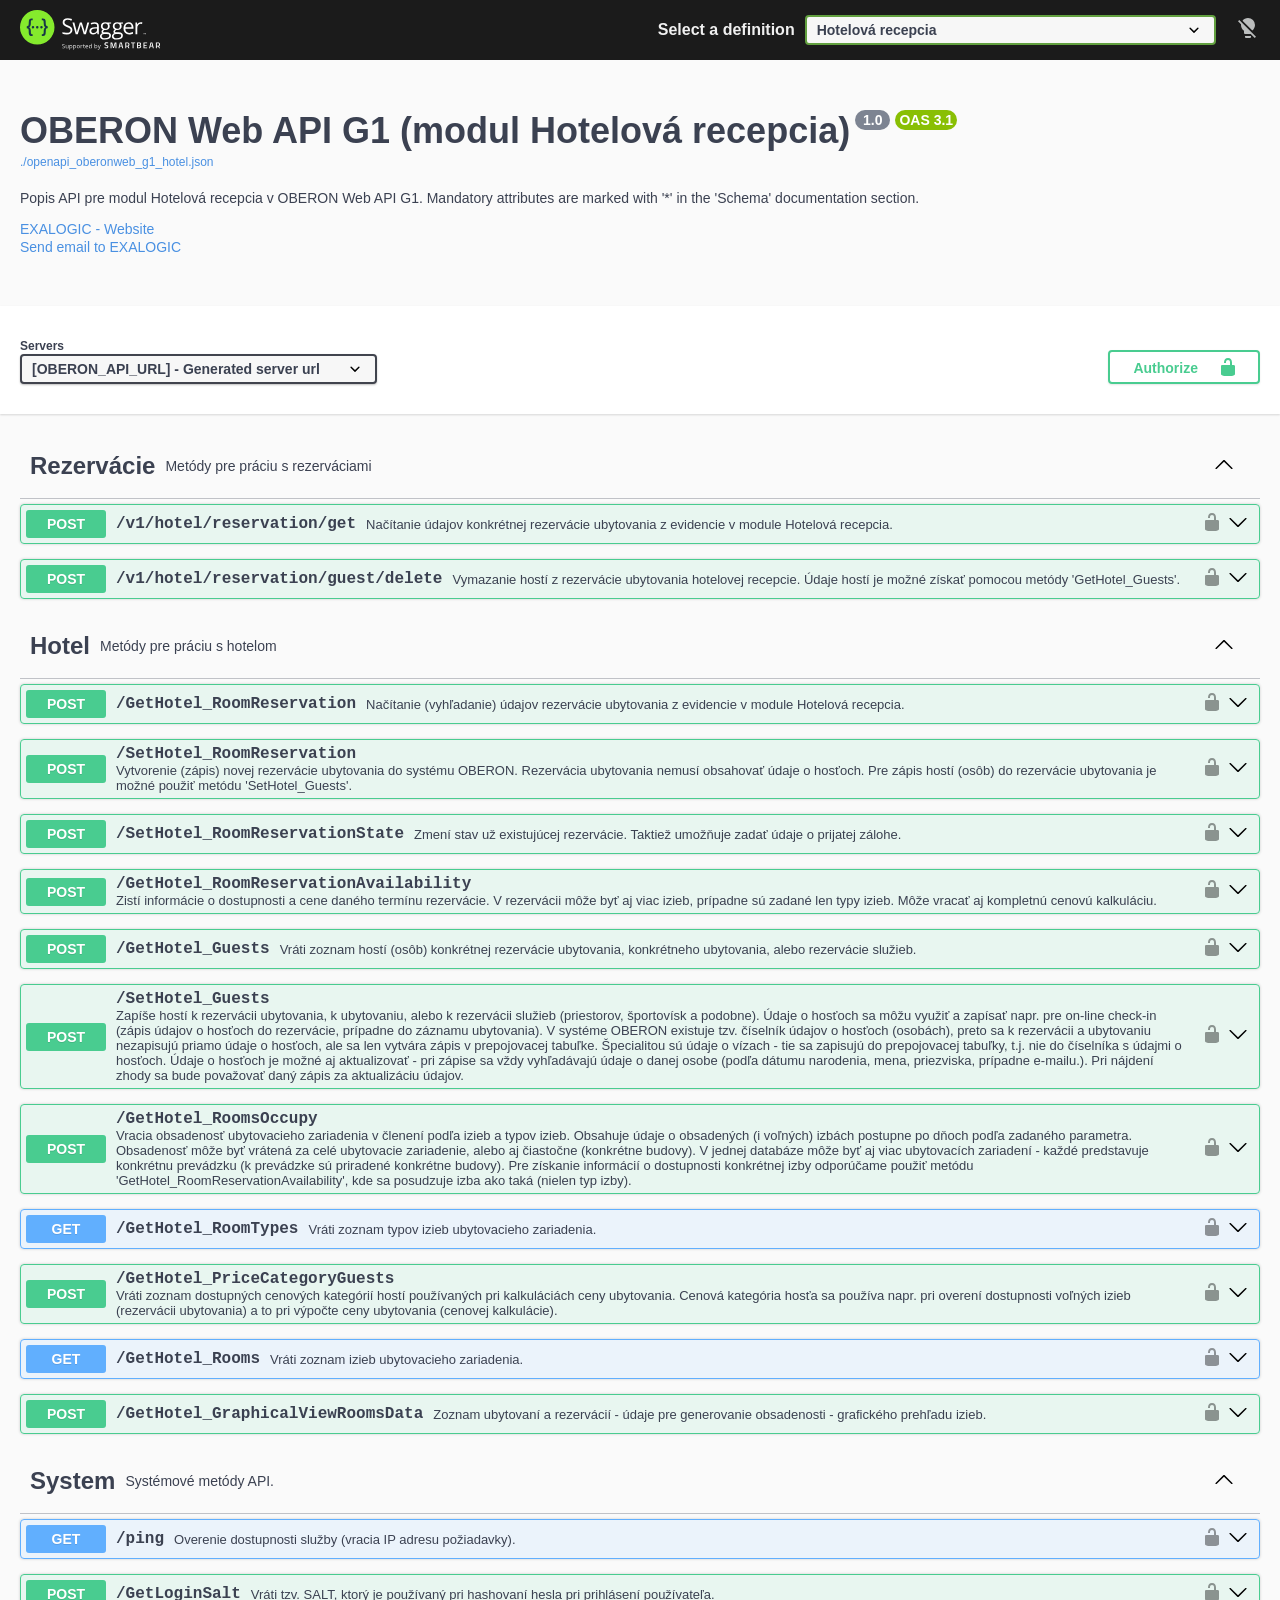
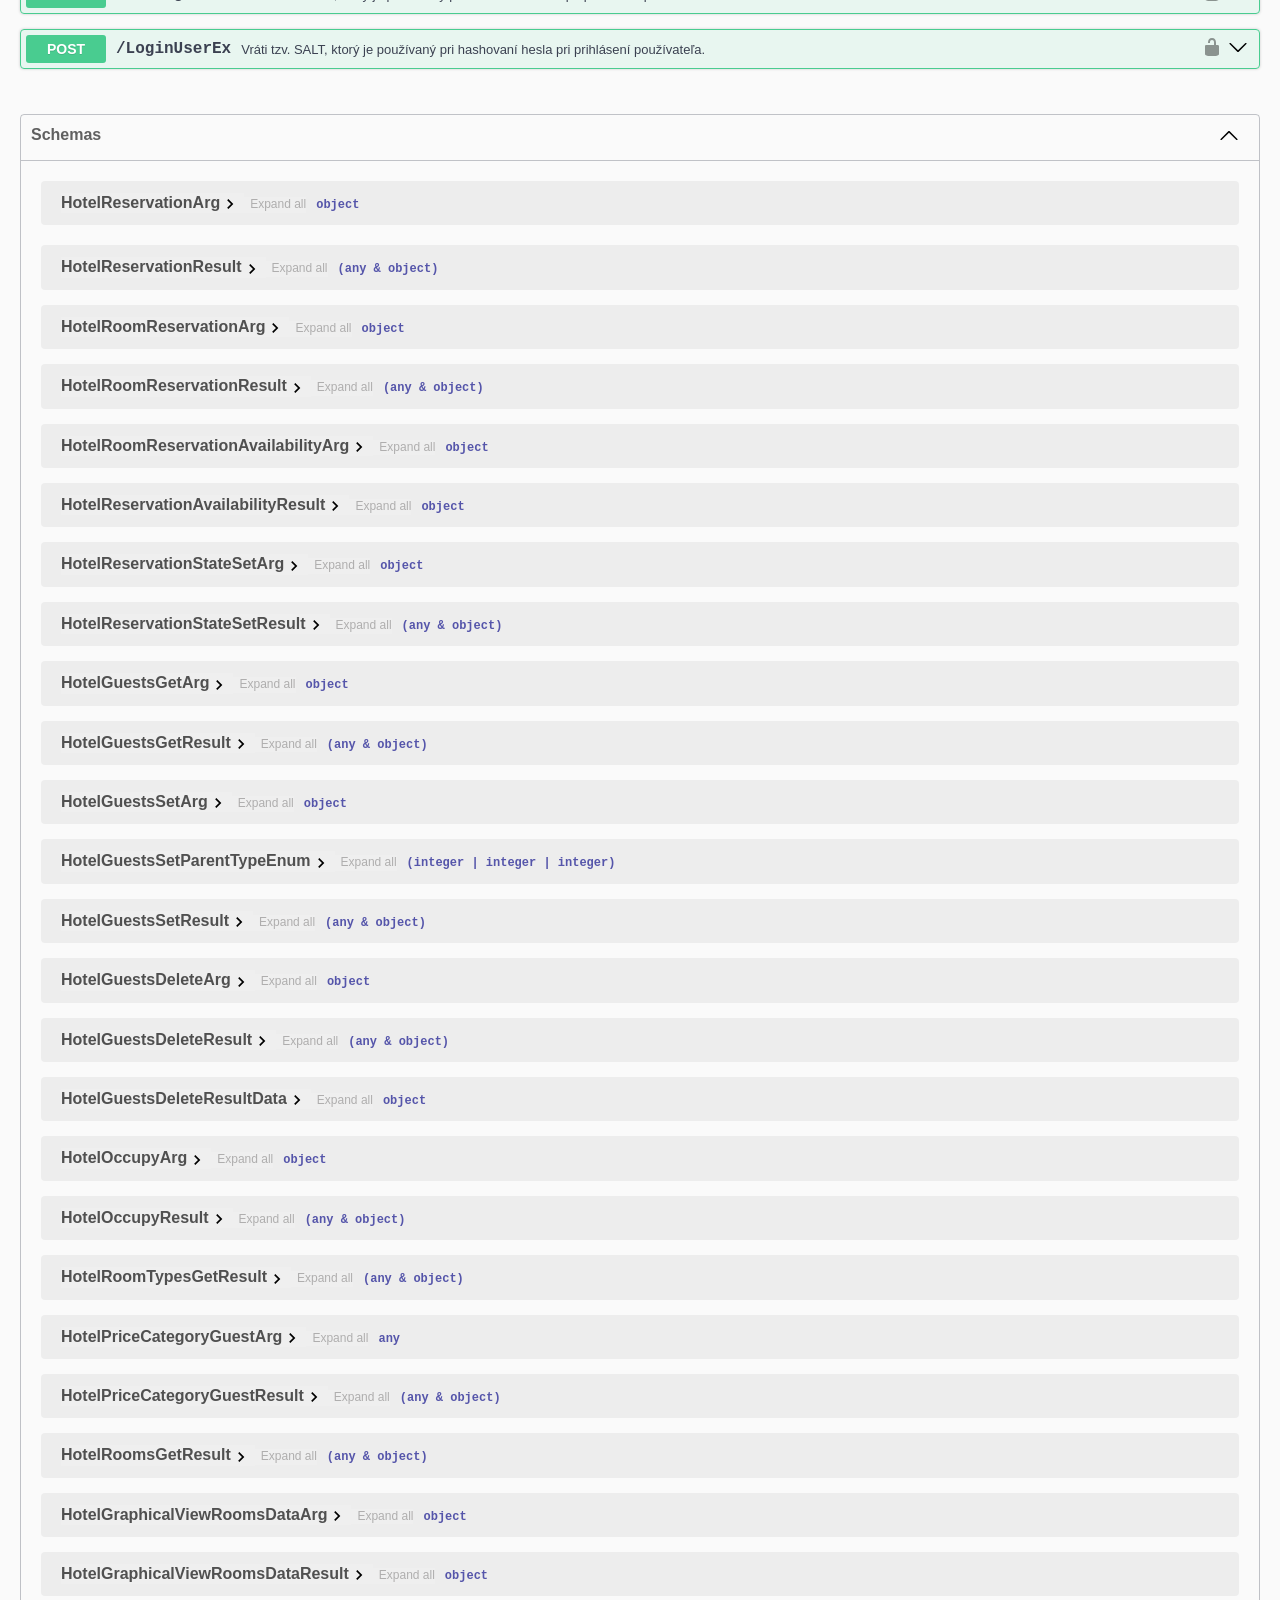
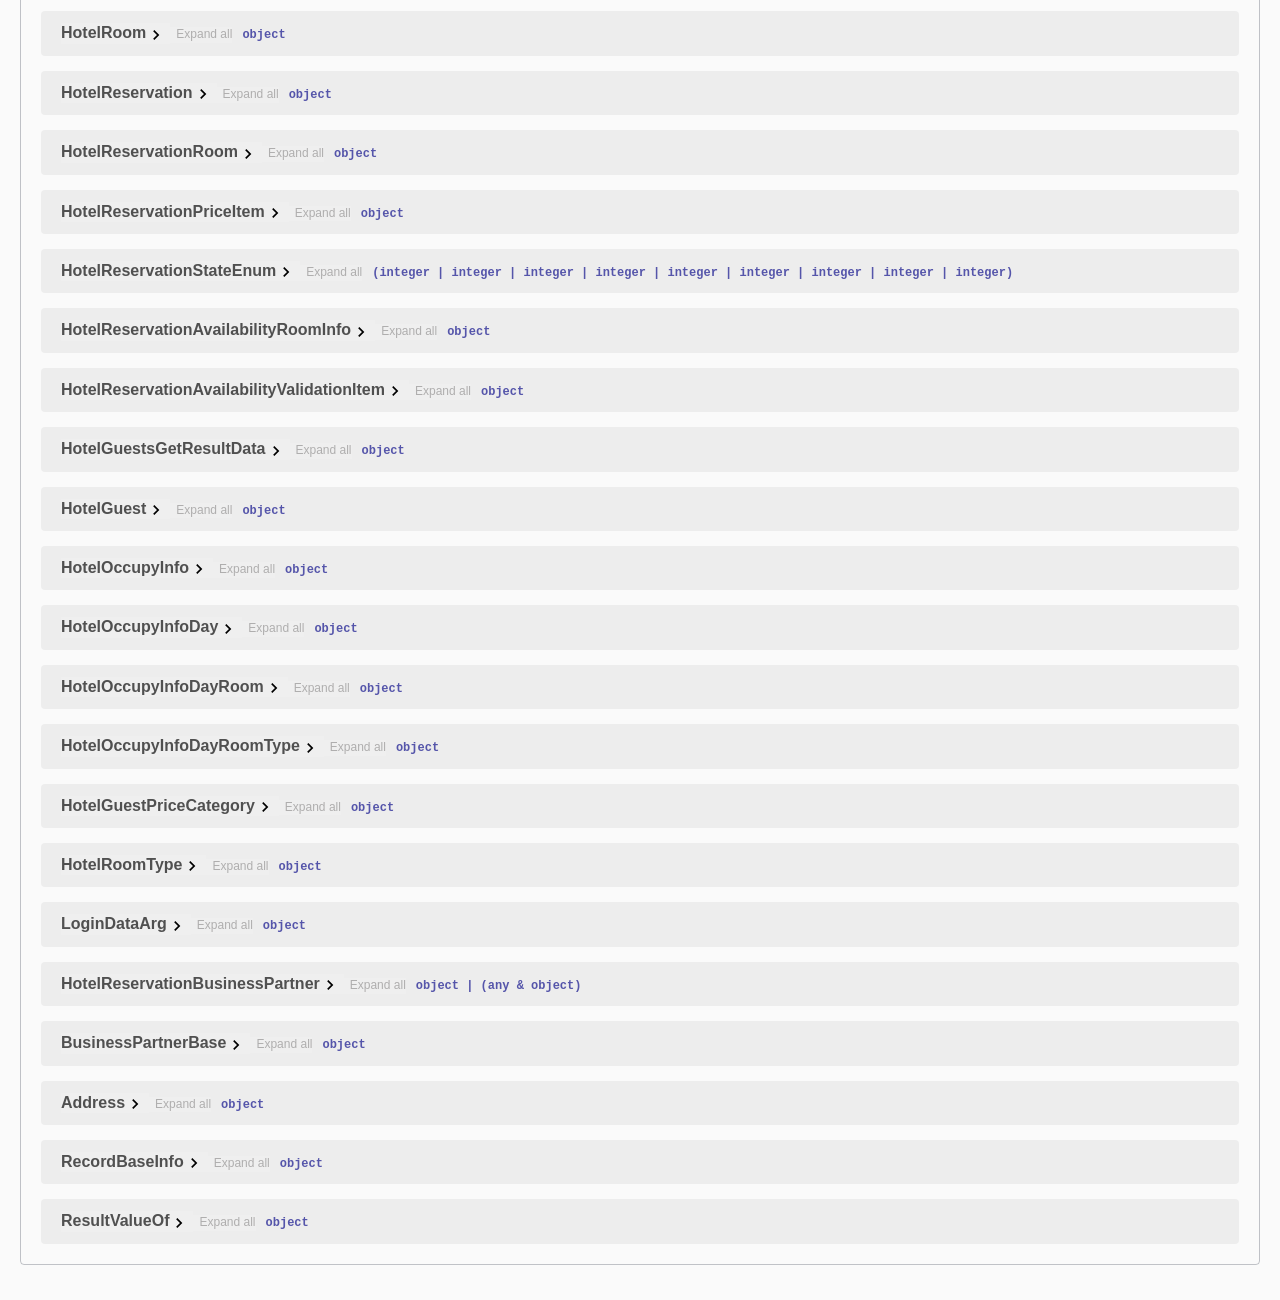
<file: index.html>
<!DOCTYPE html>
<html lang="en">
  <head>
    <meta charset="UTF-8">
    <title> OBERON Web - Swagger documentation </title>
    <link rel="stylesheet" type="text/css" href="./swagger-ui/swagger-ui.css" />
    <link rel="stylesheet" type="text/css" href="./swagger-ui/index.css" />
    <link rel="icon" type="image/png" href="./swagger-ui/favicon-32x32.png" sizes="32x32" />
    <link rel="icon" type="image/png" href="./swagger-ui/favicon-16x16.png" sizes="16x16" />
  </head>

  <body>
    <div id="swagger-ui"></div>
    <script src="./swagger-ui/swagger-ui-bundle.js" charset="UTF-8"> </script>
    <script src="./swagger-ui/swagger-ui-standalone-preset.js" charset="UTF-8"> </script>
    <script src="./plugins/js-sha-1.js" charset="UTF-8"> </script>
    <script src="./plugins/js-oberonweb-module.js" charset="UTF-8"> </script>
    <script src="./swagger-initializer.js" charset="UTF-8"> </script>
  </body>
</html>
</file>
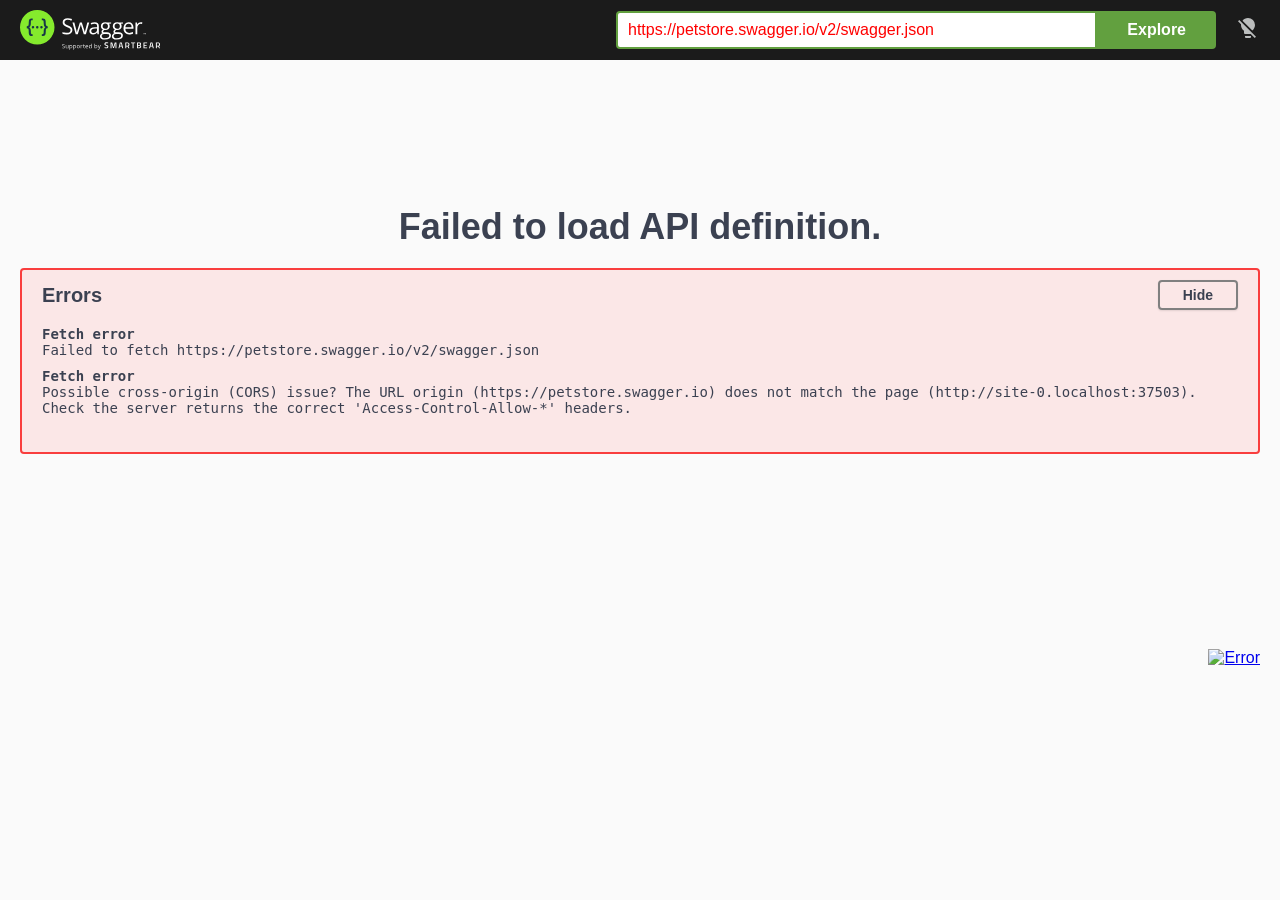
<file: swagger-ui/index.html>
<!-- HTML for static distribution bundle build -->
<!DOCTYPE html>
<html lang="en">
  <head>
    <meta charset="UTF-8">
    <title>Swagger UI</title>
    <link rel="stylesheet" type="text/css" href="./swagger-ui.css" />
    <link rel="stylesheet" type="text/css" href="index.css" />
    <link rel="icon" type="image/png" href="./favicon-32x32.png" sizes="32x32" />
    <link rel="icon" type="image/png" href="./favicon-16x16.png" sizes="16x16" />
  </head>

  <body>
    <div id="swagger-ui"></div>
    <script src="./swagger-ui-bundle.js" charset="UTF-8"> </script>
    <script src="./swagger-ui-standalone-preset.js" charset="UTF-8"> </script>
    <script src="./swagger-initializer.js" charset="UTF-8"> </script>
  </body>
</html>
</file>
<file: swagger-ui/swagger-ui.css>
.swagger-ui{color:#3b4151;font-family:sans-serif}.swagger-ui html{line-height:1.15;-ms-text-size-adjust:100%;-webkit-text-size-adjust:100%}.swagger-ui body{margin:0}.swagger-ui article,.swagger-ui aside,.swagger-ui footer,.swagger-ui header,.swagger-ui nav,.swagger-ui section{display:block}.swagger-ui h1{font-size:2em;margin:.67em 0}.swagger-ui figcaption,.swagger-ui figure,.swagger-ui main{display:block}.swagger-ui figure{margin:1em 40px}.swagger-ui hr{box-sizing:content-box;height:0;overflow:visible}.swagger-ui pre{font-family:monospace,monospace;font-size:1em}.swagger-ui a{background-color:transparent;-webkit-text-decoration-skip:objects}.swagger-ui abbr[title]{border-bottom:none;text-decoration:underline;-webkit-text-decoration:underline dotted;text-decoration:underline dotted}.swagger-ui b,.swagger-ui strong{font-weight:inherit;font-weight:bolder}.swagger-ui code,.swagger-ui kbd,.swagger-ui samp{font-family:monospace,monospace;font-size:1em}.swagger-ui dfn{font-style:italic}.swagger-ui mark{background-color:#ff0;color:#000}.swagger-ui small{font-size:80%}.swagger-ui sub,.swagger-ui sup{font-size:75%;line-height:0;position:relative;vertical-align:baseline}.swagger-ui sub{bottom:-.25em}.swagger-ui sup{top:-.5em}.swagger-ui audio,.swagger-ui video{display:inline-block}.swagger-ui audio:not([controls]){display:none;height:0}.swagger-ui img{border-style:none}.swagger-ui svg:not(:root){overflow:hidden}.swagger-ui button,.swagger-ui input,.swagger-ui optgroup,.swagger-ui select,.swagger-ui textarea{font-family:sans-serif;font-size:100%;line-height:1.15;margin:0}.swagger-ui button,.swagger-ui input{overflow:visible}.swagger-ui button,.swagger-ui select{text-transform:none}.swagger-ui [type=reset],.swagger-ui [type=submit],.swagger-ui button,.swagger-ui html [type=button]{-webkit-appearance:button}.swagger-ui [type=button]::-moz-focus-inner,.swagger-ui [type=reset]::-moz-focus-inner,.swagger-ui [type=submit]::-moz-focus-inner,.swagger-ui button::-moz-focus-inner{border-style:none;padding:0}.swagger-ui [type=button]:-moz-focusring,.swagger-ui [type=reset]:-moz-focusring,.swagger-ui [type=submit]:-moz-focusring,.swagger-ui button:-moz-focusring{outline:1px dotted ButtonText}.swagger-ui fieldset{padding:.35em .75em .625em}.swagger-ui legend{box-sizing:border-box;color:inherit;display:table;max-width:100%;padding:0;white-space:normal}.swagger-ui progress{display:inline-block;vertical-align:baseline}.swagger-ui textarea{overflow:auto}.swagger-ui [type=checkbox],.swagger-ui [type=radio]{box-sizing:border-box;padding:0}.swagger-ui [type=number]::-webkit-inner-spin-button,.swagger-ui [type=number]::-webkit-outer-spin-button{height:auto}.swagger-ui [type=search]{-webkit-appearance:textfield;outline-offset:-2px}.swagger-ui [type=search]::-webkit-search-cancel-button,.swagger-ui [type=search]::-webkit-search-decoration{-webkit-appearance:none}.swagger-ui ::-webkit-file-upload-button{-webkit-appearance:button;font:inherit}.swagger-ui details,.swagger-ui menu{display:block}.swagger-ui summary{display:list-item}.swagger-ui canvas{display:inline-block}.swagger-ui [hidden],.swagger-ui template{display:none}.swagger-ui .debug *{outline:1px solid gold}.swagger-ui .debug-white *{outline:1px solid #fff}.swagger-ui .debug-black *{outline:1px solid #000}.swagger-ui .debug-grid{background:transparent url([data-uri]) repeat 0 0}.swagger-ui .debug-grid-16{background:transparent url([data-uri]) repeat 0 0}.swagger-ui .debug-grid-8-solid{background:#fff url([data-uri]) repeat 0 0}.swagger-ui .debug-grid-16-solid{background:#fff url([data-uri]) repeat 0 0}.swagger-ui .border-box,.swagger-ui a,.swagger-ui article,.swagger-ui body,.swagger-ui code,.swagger-ui dd,.swagger-ui div,.swagger-ui dl,.swagger-ui dt,.swagger-ui fieldset,.swagger-ui footer,.swagger-ui form,.swagger-ui h1,.swagger-ui h2,.swagger-ui h3,.swagger-ui h4,.swagger-ui h5,.swagger-ui h6,.swagger-ui header,.swagger-ui html,.swagger-ui input[type=email],.swagger-ui input[type=number],.swagger-ui input[type=password],.swagger-ui input[type=tel],.swagger-ui input[type=text],.swagger-ui input[type=url],.swagger-ui legend,.swagger-ui li,.swagger-ui main,.swagger-ui ol,.swagger-ui p,.swagger-ui pre,.swagger-ui section,.swagger-ui table,.swagger-ui td,.swagger-ui textarea,.swagger-ui th,.swagger-ui tr,.swagger-ui ul{box-sizing:border-box}.swagger-ui .aspect-ratio{height:0;position:relative}.swagger-ui .aspect-ratio--16x9{padding-bottom:56.25%}.swagger-ui .aspect-ratio--9x16{padding-bottom:177.77%}.swagger-ui .aspect-ratio--4x3{padding-bottom:75%}.swagger-ui .aspect-ratio--3x4{padding-bottom:133.33%}.swagger-ui .aspect-ratio--6x4{padding-bottom:66.6%}.swagger-ui .aspect-ratio--4x6{padding-bottom:150%}.swagger-ui .aspect-ratio--8x5{padding-bottom:62.5%}.swagger-ui .aspect-ratio--5x8{padding-bottom:160%}.swagger-ui .aspect-ratio--7x5{padding-bottom:71.42%}.swagger-ui .aspect-ratio--5x7{padding-bottom:140%}.swagger-ui .aspect-ratio--1x1{padding-bottom:100%}.swagger-ui .aspect-ratio--object{bottom:0;height:100%;left:0;position:absolute;right:0;top:0;width:100%;z-index:100}@media screen and (min-width:30em){.swagger-ui .aspect-ratio-ns{height:0;position:relative}.swagger-ui .aspect-ratio--16x9-ns{padding-bottom:56.25%}.swagger-ui .aspect-ratio--9x16-ns{padding-bottom:177.77%}.swagger-ui .aspect-ratio--4x3-ns{padding-bottom:75%}.swagger-ui .aspect-ratio--3x4-ns{padding-bottom:133.33%}.swagger-ui .aspect-ratio--6x4-ns{padding-bottom:66.6%}.swagger-ui .aspect-ratio--4x6-ns{padding-bottom:150%}.swagger-ui .aspect-ratio--8x5-ns{padding-bottom:62.5%}.swagger-ui .aspect-ratio--5x8-ns{padding-bottom:160%}.swagger-ui .aspect-ratio--7x5-ns{padding-bottom:71.42%}.swagger-ui .aspect-ratio--5x7-ns{padding-bottom:140%}.swagger-ui .aspect-ratio--1x1-ns{padding-bottom:100%}.swagger-ui .aspect-ratio--object-ns{bottom:0;height:100%;left:0;position:absolute;right:0;top:0;width:100%;z-index:100}}@media screen and (min-width:30em)and (max-width:60em){.swagger-ui .aspect-ratio-m{height:0;position:relative}.swagger-ui .aspect-ratio--16x9-m{padding-bottom:56.25%}.swagger-ui .aspect-ratio--9x16-m{padding-bottom:177.77%}.swagger-ui .aspect-ratio--4x3-m{padding-bottom:75%}.swagger-ui .aspect-ratio--3x4-m{padding-bottom:133.33%}.swagger-ui .aspect-ratio--6x4-m{padding-bottom:66.6%}.swagger-ui .aspect-ratio--4x6-m{padding-bottom:150%}.swagger-ui .aspect-ratio--8x5-m{padding-bottom:62.5%}.swagger-ui .aspect-ratio--5x8-m{padding-bottom:160%}.swagger-ui .aspect-ratio--7x5-m{padding-bottom:71.42%}.swagger-ui .aspect-ratio--5x7-m{padding-bottom:140%}.swagger-ui .aspect-ratio--1x1-m{padding-bottom:100%}.swagger-ui .aspect-ratio--object-m{bottom:0;height:100%;left:0;position:absolute;right:0;top:0;width:100%;z-index:100}}@media screen and (min-width:60em){.swagger-ui .aspect-ratio-l{height:0;position:relative}.swagger-ui .aspect-ratio--16x9-l{padding-bottom:56.25%}.swagger-ui .aspect-ratio--9x16-l{padding-bottom:177.77%}.swagger-ui .aspect-ratio--4x3-l{padding-bottom:75%}.swagger-ui .aspect-ratio--3x4-l{padding-bottom:133.33%}.swagger-ui .aspect-ratio--6x4-l{padding-bottom:66.6%}.swagger-ui .aspect-ratio--4x6-l{padding-bottom:150%}.swagger-ui .aspect-ratio--8x5-l{padding-bottom:62.5%}.swagger-ui .aspect-ratio--5x8-l{padding-bottom:160%}.swagger-ui .aspect-ratio--7x5-l{padding-bottom:71.42%}.swagger-ui .aspect-ratio--5x7-l{padding-bottom:140%}.swagger-ui .aspect-ratio--1x1-l{padding-bottom:100%}.swagger-ui .aspect-ratio--object-l{bottom:0;height:100%;left:0;position:absolute;right:0;top:0;width:100%;z-index:100}}.swagger-ui img{max-width:100%}.swagger-ui .cover{background-size:cover!important}.swagger-ui .contain{background-size:contain!important}@media screen and (min-width:30em){.swagger-ui .cover-ns{background-size:cover!important}.swagger-ui .contain-ns{background-size:contain!important}}@media screen and (min-width:30em)and (max-width:60em){.swagger-ui .cover-m{background-size:cover!important}.swagger-ui .contain-m{background-size:contain!important}}@media screen and (min-width:60em){.swagger-ui .cover-l{background-size:cover!important}.swagger-ui .contain-l{background-size:contain!important}}.swagger-ui .bg-center{background-position:50%;background-repeat:no-repeat}.swagger-ui .bg-top{background-position:top;background-repeat:no-repeat}.swagger-ui .bg-right{background-position:100%;background-repeat:no-repeat}.swagger-ui .bg-bottom{background-position:bottom;background-repeat:no-repeat}.swagger-ui .bg-left{background-position:0;background-repeat:no-repeat}@media screen and (min-width:30em){.swagger-ui .bg-center-ns{background-position:50%;background-repeat:no-repeat}.swagger-ui .bg-top-ns{background-position:top;background-repeat:no-repeat}.swagger-ui .bg-right-ns{background-position:100%;background-repeat:no-repeat}.swagger-ui .bg-bottom-ns{background-position:bottom;background-repeat:no-repeat}.swagger-ui .bg-left-ns{background-position:0;background-repeat:no-repeat}}@media screen and (min-width:30em)and (max-width:60em){.swagger-ui .bg-center-m{background-position:50%;background-repeat:no-repeat}.swagger-ui .bg-top-m{background-position:top;background-repeat:no-repeat}.swagger-ui .bg-right-m{background-position:100%;background-repeat:no-repeat}.swagger-ui .bg-bottom-m{background-position:bottom;background-repeat:no-repeat}.swagger-ui .bg-left-m{background-position:0;background-repeat:no-repeat}}@media screen and (min-width:60em){.swagger-ui .bg-center-l{background-position:50%;background-repeat:no-repeat}.swagger-ui .bg-top-l{background-position:top;background-repeat:no-repeat}.swagger-ui .bg-right-l{background-position:100%;background-repeat:no-repeat}.swagger-ui .bg-bottom-l{background-position:bottom;background-repeat:no-repeat}.swagger-ui .bg-left-l{background-position:0;background-repeat:no-repeat}}.swagger-ui .outline{outline:1px solid}.swagger-ui .outline-transparent{outline:1px solid transparent}.swagger-ui .outline-0{outline:0}@media screen and (min-width:30em){.swagger-ui .outline-ns{outline:1px solid}.swagger-ui .outline-transparent-ns{outline:1px solid transparent}.swagger-ui .outline-0-ns{outline:0}}@media screen and (min-width:30em)and (max-width:60em){.swagger-ui .outline-m{outline:1px solid}.swagger-ui .outline-transparent-m{outline:1px solid transparent}.swagger-ui .outline-0-m{outline:0}}@media screen and (min-width:60em){.swagger-ui .outline-l{outline:1px solid}.swagger-ui .outline-transparent-l{outline:1px solid transparent}.swagger-ui .outline-0-l{outline:0}}.swagger-ui .ba{border-style:solid;border-width:1px}.swagger-ui .bt{border-top-style:solid;border-top-width:1px}.swagger-ui .br{border-right-style:solid;border-right-width:1px}.swagger-ui .bb{border-bottom-style:solid;border-bottom-width:1px}.swagger-ui .bl{border-left-style:solid;border-left-width:1px}.swagger-ui .bn{border-style:none;border-width:0}@media screen and (min-width:30em){.swagger-ui .ba-ns{border-style:solid;border-width:1px}.swagger-ui .bt-ns{border-top-style:solid;border-top-width:1px}.swagger-ui .br-ns{border-right-style:solid;border-right-width:1px}.swagger-ui .bb-ns{border-bottom-style:solid;border-bottom-width:1px}.swagger-ui .bl-ns{border-left-style:solid;border-left-width:1px}.swagger-ui .bn-ns{border-style:none;border-width:0}}@media screen and (min-width:30em)and (max-width:60em){.swagger-ui .ba-m{border-style:solid;border-width:1px}.swagger-ui .bt-m{border-top-style:solid;border-top-width:1px}.swagger-ui .br-m{border-right-style:solid;border-right-width:1px}.swagger-ui .bb-m{border-bottom-style:solid;border-bottom-width:1px}.swagger-ui .bl-m{border-left-style:solid;border-left-width:1px}.swagger-ui .bn-m{border-style:none;border-width:0}}@media screen and (min-width:60em){.swagger-ui .ba-l{border-style:solid;border-width:1px}.swagger-ui .bt-l{border-top-style:solid;border-top-width:1px}.swagger-ui .br-l{border-right-style:solid;border-right-width:1px}.swagger-ui .bb-l{border-bottom-style:solid;border-bottom-width:1px}.swagger-ui .bl-l{border-left-style:solid;border-left-width:1px}.swagger-ui .bn-l{border-style:none;border-width:0}}.swagger-ui .b--black{border-color:#000}.swagger-ui .b--near-black{border-color:#111}.swagger-ui .b--dark-gray{border-color:#333}.swagger-ui .b--mid-gray{border-color:#555}.swagger-ui .b--gray{border-color:#777}.swagger-ui .b--silver{border-color:#999}.swagger-ui .b--light-silver{border-color:#aaa}.swagger-ui .b--moon-gray{border-color:#ccc}.swagger-ui .b--light-gray{border-color:#eee}.swagger-ui .b--near-white{border-color:#f4f4f4}.swagger-ui .b--white{border-color:#fff}.swagger-ui .b--white-90{border-color:hsla(0,0%,100%,.9)}.swagger-ui .b--white-80{border-color:hsla(0,0%,100%,.8)}.swagger-ui .b--white-70{border-color:hsla(0,0%,100%,.7)}.swagger-ui .b--white-60{border-color:hsla(0,0%,100%,.6)}.swagger-ui .b--white-50{border-color:hsla(0,0%,100%,.5)}.swagger-ui .b--white-40{border-color:hsla(0,0%,100%,.4)}.swagger-ui .b--white-30{border-color:hsla(0,0%,100%,.3)}.swagger-ui .b--white-20{border-color:hsla(0,0%,100%,.2)}.swagger-ui .b--white-10{border-color:hsla(0,0%,100%,.1)}.swagger-ui .b--white-05{border-color:hsla(0,0%,100%,.05)}.swagger-ui .b--white-025{border-color:hsla(0,0%,100%,.025)}.swagger-ui .b--white-0125{border-color:hsla(0,0%,100%,.013)}.swagger-ui .b--black-90{border-color:rgba(0,0,0,.9)}.swagger-ui .b--black-80{border-color:rgba(0,0,0,.8)}.swagger-ui .b--black-70{border-color:rgba(0,0,0,.7)}.swagger-ui .b--black-60{border-color:rgba(0,0,0,.6)}.swagger-ui .b--black-50{border-color:rgba(0,0,0,.5)}.swagger-ui .b--black-40{border-color:rgba(0,0,0,.4)}.swagger-ui .b--black-30{border-color:rgba(0,0,0,.3)}.swagger-ui .b--black-20{border-color:rgba(0,0,0,.2)}.swagger-ui .b--black-10{border-color:rgba(0,0,0,.1)}.swagger-ui .b--black-05{border-color:rgba(0,0,0,.05)}.swagger-ui .b--black-025{border-color:rgba(0,0,0,.025)}.swagger-ui .b--black-0125{border-color:rgba(0,0,0,.013)}.swagger-ui .b--dark-red{border-color:#e7040f}.swagger-ui .b--red{border-color:#ff4136}.swagger-ui .b--light-red{border-color:#ff725c}.swagger-ui .b--orange{border-color:#ff6300}.swagger-ui .b--gold{border-color:#ffb700}.swagger-ui .b--yellow{border-color:gold}.swagger-ui .b--light-yellow{border-color:#fbf1a9}.swagger-ui .b--purple{border-color:#5e2ca5}.swagger-ui .b--light-purple{border-color:#a463f2}.swagger-ui .b--dark-pink{border-color:#d5008f}.swagger-ui .b--hot-pink{border-color:#ff41b4}.swagger-ui .b--pink{border-color:#ff80cc}.swagger-ui .b--light-pink{border-color:#ffa3d7}.swagger-ui .b--dark-green{border-color:#137752}.swagger-ui .b--green{border-color:#19a974}.swagger-ui .b--light-green{border-color:#9eebcf}.swagger-ui .b--navy{border-color:#001b44}.swagger-ui .b--dark-blue{border-color:#00449e}.swagger-ui .b--blue{border-color:#357edd}.swagger-ui .b--light-blue{border-color:#96ccff}.swagger-ui .b--lightest-blue{border-color:#cdecff}.swagger-ui .b--washed-blue{border-color:#f6fffe}.swagger-ui .b--washed-green{border-color:#e8fdf5}.swagger-ui .b--washed-yellow{border-color:#fffceb}.swagger-ui .b--washed-red{border-color:#ffdfdf}.swagger-ui .b--transparent{border-color:transparent}.swagger-ui .b--inherit{border-color:inherit}.swagger-ui .br0{border-radius:0}.swagger-ui .br1{border-radius:.125rem}.swagger-ui .br2{border-radius:.25rem}.swagger-ui .br3{border-radius:.5rem}.swagger-ui .br4{border-radius:1rem}.swagger-ui .br-100{border-radius:100%}.swagger-ui .br-pill{border-radius:9999px}.swagger-ui .br--bottom{border-top-left-radius:0;border-top-right-radius:0}.swagger-ui .br--top{border-bottom-left-radius:0;border-bottom-right-radius:0}.swagger-ui .br--right{border-bottom-left-radius:0;border-top-left-radius:0}.swagger-ui .br--left{border-bottom-right-radius:0;border-top-right-radius:0}@media screen and (min-width:30em){.swagger-ui .br0-ns{border-radius:0}.swagger-ui .br1-ns{border-radius:.125rem}.swagger-ui .br2-ns{border-radius:.25rem}.swagger-ui .br3-ns{border-radius:.5rem}.swagger-ui .br4-ns{border-radius:1rem}.swagger-ui .br-100-ns{border-radius:100%}.swagger-ui .br-pill-ns{border-radius:9999px}.swagger-ui .br--bottom-ns{border-top-left-radius:0;border-top-right-radius:0}.swagger-ui .br--top-ns{border-bottom-left-radius:0;border-bottom-right-radius:0}.swagger-ui .br--right-ns{border-bottom-left-radius:0;border-top-left-radius:0}.swagger-ui .br--left-ns{border-bottom-right-radius:0;border-top-right-radius:0}}@media screen and (min-width:30em)and (max-width:60em){.swagger-ui .br0-m{border-radius:0}.swagger-ui .br1-m{border-radius:.125rem}.swagger-ui .br2-m{border-radius:.25rem}.swagger-ui .br3-m{border-radius:.5rem}.swagger-ui .br4-m{border-radius:1rem}.swagger-ui .br-100-m{border-radius:100%}.swagger-ui .br-pill-m{border-radius:9999px}.swagger-ui .br--bottom-m{border-top-left-radius:0;border-top-right-radius:0}.swagger-ui .br--top-m{border-bottom-left-radius:0;border-bottom-right-radius:0}.swagger-ui .br--right-m{border-bottom-left-radius:0;border-top-left-radius:0}.swagger-ui .br--left-m{border-bottom-right-radius:0;border-top-right-radius:0}}@media screen and (min-width:60em){.swagger-ui .br0-l{border-radius:0}.swagger-ui .br1-l{border-radius:.125rem}.swagger-ui .br2-l{border-radius:.25rem}.swagger-ui .br3-l{border-radius:.5rem}.swagger-ui .br4-l{border-radius:1rem}.swagger-ui .br-100-l{border-radius:100%}.swagger-ui .br-pill-l{border-radius:9999px}.swagger-ui .br--bottom-l{border-top-left-radius:0;border-top-right-radius:0}.swagger-ui .br--top-l{border-bottom-left-radius:0;border-bottom-right-radius:0}.swagger-ui .br--right-l{border-bottom-left-radius:0;border-top-left-radius:0}.swagger-ui .br--left-l{border-bottom-right-radius:0;border-top-right-radius:0}}.swagger-ui .b--dotted{border-style:dotted}.swagger-ui .b--dashed{border-style:dashed}.swagger-ui .b--solid{border-style:solid}.swagger-ui .b--none{border-style:none}@media screen and (min-width:30em){.swagger-ui .b--dotted-ns{border-style:dotted}.swagger-ui .b--dashed-ns{border-style:dashed}.swagger-ui .b--solid-ns{border-style:solid}.swagger-ui .b--none-ns{border-style:none}}@media screen and (min-width:30em)and (max-width:60em){.swagger-ui .b--dotted-m{border-style:dotted}.swagger-ui .b--dashed-m{border-style:dashed}.swagger-ui .b--solid-m{border-style:solid}.swagger-ui .b--none-m{border-style:none}}@media screen and (min-width:60em){.swagger-ui .b--dotted-l{border-style:dotted}.swagger-ui .b--dashed-l{border-style:dashed}.swagger-ui .b--solid-l{border-style:solid}.swagger-ui .b--none-l{border-style:none}}.swagger-ui .bw0{border-width:0}.swagger-ui .bw1{border-width:.125rem}.swagger-ui .bw2{border-width:.25rem}.swagger-ui .bw3{border-width:.5rem}.swagger-ui .bw4{border-width:1rem}.swagger-ui .bw5{border-width:2rem}.swagger-ui .bt-0{border-top-width:0}.swagger-ui .br-0{border-right-width:0}.swagger-ui .bb-0{border-bottom-width:0}.swagger-ui .bl-0{border-left-width:0}@media screen and (min-width:30em){.swagger-ui .bw0-ns{border-width:0}.swagger-ui .bw1-ns{border-width:.125rem}.swagger-ui .bw2-ns{border-width:.25rem}.swagger-ui .bw3-ns{border-width:.5rem}.swagger-ui .bw4-ns{border-width:1rem}.swagger-ui .bw5-ns{border-width:2rem}.swagger-ui .bt-0-ns{border-top-width:0}.swagger-ui .br-0-ns{border-right-width:0}.swagger-ui .bb-0-ns{border-bottom-width:0}.swagger-ui .bl-0-ns{border-left-width:0}}@media screen and (min-width:30em)and (max-width:60em){.swagger-ui .bw0-m{border-width:0}.swagger-ui .bw1-m{border-width:.125rem}.swagger-ui .bw2-m{border-width:.25rem}.swagger-ui .bw3-m{border-width:.5rem}.swagger-ui .bw4-m{border-width:1rem}.swagger-ui .bw5-m{border-width:2rem}.swagger-ui .bt-0-m{border-top-width:0}.swagger-ui .br-0-m{border-right-width:0}.swagger-ui .bb-0-m{border-bottom-width:0}.swagger-ui .bl-0-m{border-left-width:0}}@media screen and (min-width:60em){.swagger-ui .bw0-l{border-width:0}.swagger-ui .bw1-l{border-width:.125rem}.swagger-ui .bw2-l{border-width:.25rem}.swagger-ui .bw3-l{border-width:.5rem}.swagger-ui .bw4-l{border-width:1rem}.swagger-ui .bw5-l{border-width:2rem}.swagger-ui .bt-0-l{border-top-width:0}.swagger-ui .br-0-l{border-right-width:0}.swagger-ui .bb-0-l{border-bottom-width:0}.swagger-ui .bl-0-l{border-left-width:0}}.swagger-ui .shadow-1{box-shadow:0 0 4px 2px rgba(0,0,0,.2)}.swagger-ui .shadow-2{box-shadow:0 0 8px 2px rgba(0,0,0,.2)}.swagger-ui .shadow-3{box-shadow:2px 2px 4px 2px rgba(0,0,0,.2)}.swagger-ui .shadow-4{box-shadow:2px 2px 8px 0 rgba(0,0,0,.2)}.swagger-ui .shadow-5{box-shadow:4px 4px 8px 0 rgba(0,0,0,.2)}@media screen and (min-width:30em){.swagger-ui .shadow-1-ns{box-shadow:0 0 4px 2px rgba(0,0,0,.2)}.swagger-ui .shadow-2-ns{box-shadow:0 0 8px 2px rgba(0,0,0,.2)}.swagger-ui .shadow-3-ns{box-shadow:2px 2px 4px 2px rgba(0,0,0,.2)}.swagger-ui .shadow-4-ns{box-shadow:2px 2px 8px 0 rgba(0,0,0,.2)}.swagger-ui .shadow-5-ns{box-shadow:4px 4px 8px 0 rgba(0,0,0,.2)}}@media screen and (min-width:30em)and (max-width:60em){.swagger-ui .shadow-1-m{box-shadow:0 0 4px 2px rgba(0,0,0,.2)}.swagger-ui .shadow-2-m{box-shadow:0 0 8px 2px rgba(0,0,0,.2)}.swagger-ui .shadow-3-m{box-shadow:2px 2px 4px 2px rgba(0,0,0,.2)}.swagger-ui .shadow-4-m{box-shadow:2px 2px 8px 0 rgba(0,0,0,.2)}.swagger-ui .shadow-5-m{box-shadow:4px 4px 8px 0 rgba(0,0,0,.2)}}@media screen and (min-width:60em){.swagger-ui .shadow-1-l{box-shadow:0 0 4px 2px rgba(0,0,0,.2)}.swagger-ui .shadow-2-l{box-shadow:0 0 8px 2px rgba(0,0,0,.2)}.swagger-ui .shadow-3-l{box-shadow:2px 2px 4px 2px rgba(0,0,0,.2)}.swagger-ui .shadow-4-l{box-shadow:2px 2px 8px 0 rgba(0,0,0,.2)}.swagger-ui .shadow-5-l{box-shadow:4px 4px 8px 0 rgba(0,0,0,.2)}}.swagger-ui .pre{overflow-x:auto;overflow-y:hidden;overflow:scroll}.swagger-ui .top-0{top:0}.swagger-ui .right-0{right:0}.swagger-ui .bottom-0{bottom:0}.swagger-ui .left-0{left:0}.swagger-ui .top-1{top:1rem}.swagger-ui .right-1{right:1rem}.swagger-ui .bottom-1{bottom:1rem}.swagger-ui .left-1{left:1rem}.swagger-ui .top-2{top:2rem}.swagger-ui .right-2{right:2rem}.swagger-ui .bottom-2{bottom:2rem}.swagger-ui .left-2{left:2rem}.swagger-ui .top--1{top:-1rem}.swagger-ui .right--1{right:-1rem}.swagger-ui .bottom--1{bottom:-1rem}.swagger-ui .left--1{left:-1rem}.swagger-ui .top--2{top:-2rem}.swagger-ui .right--2{right:-2rem}.swagger-ui .bottom--2{bottom:-2rem}.swagger-ui .left--2{left:-2rem}.swagger-ui .absolute--fill{bottom:0;left:0;right:0;top:0}@media screen and (min-width:30em){.swagger-ui .top-0-ns{top:0}.swagger-ui .left-0-ns{left:0}.swagger-ui .right-0-ns{right:0}.swagger-ui .bottom-0-ns{bottom:0}.swagger-ui .top-1-ns{top:1rem}.swagger-ui .left-1-ns{left:1rem}.swagger-ui .right-1-ns{right:1rem}.swagger-ui .bottom-1-ns{bottom:1rem}.swagger-ui .top-2-ns{top:2rem}.swagger-ui .left-2-ns{left:2rem}.swagger-ui .right-2-ns{right:2rem}.swagger-ui .bottom-2-ns{bottom:2rem}.swagger-ui .top--1-ns{top:-1rem}.swagger-ui .right--1-ns{right:-1rem}.swagger-ui .bottom--1-ns{bottom:-1rem}.swagger-ui .left--1-ns{left:-1rem}.swagger-ui .top--2-ns{top:-2rem}.swagger-ui .right--2-ns{right:-2rem}.swagger-ui .bottom--2-ns{bottom:-2rem}.swagger-ui .left--2-ns{left:-2rem}.swagger-ui .absolute--fill-ns{bottom:0;left:0;right:0;top:0}}@media screen and (min-width:30em)and (max-width:60em){.swagger-ui .top-0-m{top:0}.swagger-ui .left-0-m{left:0}.swagger-ui .right-0-m{right:0}.swagger-ui .bottom-0-m{bottom:0}.swagger-ui .top-1-m{top:1rem}.swagger-ui .left-1-m{left:1rem}.swagger-ui .right-1-m{right:1rem}.swagger-ui .bottom-1-m{bottom:1rem}.swagger-ui .top-2-m{top:2rem}.swagger-ui .left-2-m{left:2rem}.swagger-ui .right-2-m{right:2rem}.swagger-ui .bottom-2-m{bottom:2rem}.swagger-ui .top--1-m{top:-1rem}.swagger-ui .right--1-m{right:-1rem}.swagger-ui .bottom--1-m{bottom:-1rem}.swagger-ui .left--1-m{left:-1rem}.swagger-ui .top--2-m{top:-2rem}.swagger-ui .right--2-m{right:-2rem}.swagger-ui .bottom--2-m{bottom:-2rem}.swagger-ui .left--2-m{left:-2rem}.swagger-ui .absolute--fill-m{bottom:0;left:0;right:0;top:0}}@media screen and (min-width:60em){.swagger-ui .top-0-l{top:0}.swagger-ui .left-0-l{left:0}.swagger-ui .right-0-l{right:0}.swagger-ui .bottom-0-l{bottom:0}.swagger-ui .top-1-l{top:1rem}.swagger-ui .left-1-l{left:1rem}.swagger-ui .right-1-l{right:1rem}.swagger-ui .bottom-1-l{bottom:1rem}.swagger-ui .top-2-l{top:2rem}.swagger-ui .left-2-l{left:2rem}.swagger-ui .right-2-l{right:2rem}.swagger-ui .bottom-2-l{bottom:2rem}.swagger-ui .top--1-l{top:-1rem}.swagger-ui .right--1-l{right:-1rem}.swagger-ui .bottom--1-l{bottom:-1rem}.swagger-ui .left--1-l{left:-1rem}.swagger-ui .top--2-l{top:-2rem}.swagger-ui .right--2-l{right:-2rem}.swagger-ui .bottom--2-l{bottom:-2rem}.swagger-ui .left--2-l{left:-2rem}.swagger-ui .absolute--fill-l{bottom:0;left:0;right:0;top:0}}.swagger-ui .cf:after,.swagger-ui .cf:before{content:" ";display:table}.swagger-ui .cf:after{clear:both}.swagger-ui .cf{zoom:1}.swagger-ui .cl{clear:left}.swagger-ui .cr{clear:right}.swagger-ui .cb{clear:both}.swagger-ui .cn{clear:none}@media screen and (min-width:30em){.swagger-ui .cl-ns{clear:left}.swagger-ui .cr-ns{clear:right}.swagger-ui .cb-ns{clear:both}.swagger-ui .cn-ns{clear:none}}@media screen and (min-width:30em)and (max-width:60em){.swagger-ui .cl-m{clear:left}.swagger-ui .cr-m{clear:right}.swagger-ui .cb-m{clear:both}.swagger-ui .cn-m{clear:none}}@media screen and (min-width:60em){.swagger-ui .cl-l{clear:left}.swagger-ui .cr-l{clear:right}.swagger-ui .cb-l{clear:both}.swagger-ui .cn-l{clear:none}}.swagger-ui .flex{display:flex}.swagger-ui .inline-flex{display:inline-flex}.swagger-ui .flex-auto{flex:1 1 auto;min-height:0;min-width:0}.swagger-ui .flex-none{flex:none}.swagger-ui .flex-column{flex-direction:column}.swagger-ui .flex-row{flex-direction:row}.swagger-ui .flex-wrap{flex-wrap:wrap}.swagger-ui .flex-nowrap{flex-wrap:nowrap}.swagger-ui .flex-wrap-reverse{flex-wrap:wrap-reverse}.swagger-ui .flex-column-reverse{flex-direction:column-reverse}.swagger-ui .flex-row-reverse{flex-direction:row-reverse}.swagger-ui .items-start{align-items:flex-start}.swagger-ui .items-end{align-items:flex-end}.swagger-ui .items-center{align-items:center}.swagger-ui .items-baseline{align-items:baseline}.swagger-ui .items-stretch{align-items:stretch}.swagger-ui .self-start{align-self:flex-start}.swagger-ui .self-end{align-self:flex-end}.swagger-ui .self-center{align-self:center}.swagger-ui .self-baseline{align-self:baseline}.swagger-ui .self-stretch{align-self:stretch}.swagger-ui .justify-start{justify-content:flex-start}.swagger-ui .justify-end{justify-content:flex-end}.swagger-ui .justify-center{justify-content:center}.swagger-ui .justify-between{justify-content:space-between}.swagger-ui .justify-around{justify-content:space-around}.swagger-ui .content-start{align-content:flex-start}.swagger-ui .content-end{align-content:flex-end}.swagger-ui .content-center{align-content:center}.swagger-ui .content-between{align-content:space-between}.swagger-ui .content-around{align-content:space-around}.swagger-ui .content-stretch{align-content:stretch}.swagger-ui .order-0{order:0}.swagger-ui .order-1{order:1}.swagger-ui .order-2{order:2}.swagger-ui .order-3{order:3}.swagger-ui .order-4{order:4}.swagger-ui .order-5{order:5}.swagger-ui .order-6{order:6}.swagger-ui .order-7{order:7}.swagger-ui .order-8{order:8}.swagger-ui .order-last{order:99999}.swagger-ui .flex-grow-0{flex-grow:0}.swagger-ui .flex-grow-1{flex-grow:1}.swagger-ui .flex-shrink-0{flex-shrink:0}.swagger-ui .flex-shrink-1{flex-shrink:1}@media screen and (min-width:30em){.swagger-ui .flex-ns{display:flex}.swagger-ui .inline-flex-ns{display:inline-flex}.swagger-ui .flex-auto-ns{flex:1 1 auto;min-height:0;min-width:0}.swagger-ui .flex-none-ns{flex:none}.swagger-ui .flex-column-ns{flex-direction:column}.swagger-ui .flex-row-ns{flex-direction:row}.swagger-ui .flex-wrap-ns{flex-wrap:wrap}.swagger-ui .flex-nowrap-ns{flex-wrap:nowrap}.swagger-ui .flex-wrap-reverse-ns{flex-wrap:wrap-reverse}.swagger-ui .flex-column-reverse-ns{flex-direction:column-reverse}.swagger-ui .flex-row-reverse-ns{flex-direction:row-reverse}.swagger-ui .items-start-ns{align-items:flex-start}.swagger-ui .items-end-ns{align-items:flex-end}.swagger-ui .items-center-ns{align-items:center}.swagger-ui .items-baseline-ns{align-items:baseline}.swagger-ui .items-stretch-ns{align-items:stretch}.swagger-ui .self-start-ns{align-self:flex-start}.swagger-ui .self-end-ns{align-self:flex-end}.swagger-ui .self-center-ns{align-self:center}.swagger-ui .self-baseline-ns{align-self:baseline}.swagger-ui .self-stretch-ns{align-self:stretch}.swagger-ui .justify-start-ns{justify-content:flex-start}.swagger-ui .justify-end-ns{justify-content:flex-end}.swagger-ui .justify-center-ns{justify-content:center}.swagger-ui .justify-between-ns{justify-content:space-between}.swagger-ui .justify-around-ns{justify-content:space-around}.swagger-ui .content-start-ns{align-content:flex-start}.swagger-ui .content-end-ns{align-content:flex-end}.swagger-ui .content-center-ns{align-content:center}.swagger-ui .content-between-ns{align-content:space-between}.swagger-ui .content-around-ns{align-content:space-around}.swagger-ui .content-stretch-ns{align-content:stretch}.swagger-ui .order-0-ns{order:0}.swagger-ui .order-1-ns{order:1}.swagger-ui .order-2-ns{order:2}.swagger-ui .order-3-ns{order:3}.swagger-ui .order-4-ns{order:4}.swagger-ui .order-5-ns{order:5}.swagger-ui .order-6-ns{order:6}.swagger-ui .order-7-ns{order:7}.swagger-ui .order-8-ns{order:8}.swagger-ui .order-last-ns{order:99999}.swagger-ui .flex-grow-0-ns{flex-grow:0}.swagger-ui .flex-grow-1-ns{flex-grow:1}.swagger-ui .flex-shrink-0-ns{flex-shrink:0}.swagger-ui .flex-shrink-1-ns{flex-shrink:1}}@media screen and (min-width:30em)and (max-width:60em){.swagger-ui .flex-m{display:flex}.swagger-ui .inline-flex-m{display:inline-flex}.swagger-ui .flex-auto-m{flex:1 1 auto;min-height:0;min-width:0}.swagger-ui .flex-none-m{flex:none}.swagger-ui .flex-column-m{flex-direction:column}.swagger-ui .flex-row-m{flex-direction:row}.swagger-ui .flex-wrap-m{flex-wrap:wrap}.swagger-ui .flex-nowrap-m{flex-wrap:nowrap}.swagger-ui .flex-wrap-reverse-m{flex-wrap:wrap-reverse}.swagger-ui .flex-column-reverse-m{flex-direction:column-reverse}.swagger-ui .flex-row-reverse-m{flex-direction:row-reverse}.swagger-ui .items-start-m{align-items:flex-start}.swagger-ui .items-end-m{align-items:flex-end}.swagger-ui .items-center-m{align-items:center}.swagger-ui .items-baseline-m{align-items:baseline}.swagger-ui .items-stretch-m{align-items:stretch}.swagger-ui .self-start-m{align-self:flex-start}.swagger-ui .self-end-m{align-self:flex-end}.swagger-ui .self-center-m{align-self:center}.swagger-ui .self-baseline-m{align-self:baseline}.swagger-ui .self-stretch-m{align-self:stretch}.swagger-ui .justify-start-m{justify-content:flex-start}.swagger-ui .justify-end-m{justify-content:flex-end}.swagger-ui .justify-center-m{justify-content:center}.swagger-ui .justify-between-m{justify-content:space-between}.swagger-ui .justify-around-m{justify-content:space-around}.swagger-ui .content-start-m{align-content:flex-start}.swagger-ui .content-end-m{align-content:flex-end}.swagger-ui .content-center-m{align-content:center}.swagger-ui .content-between-m{align-content:space-between}.swagger-ui .content-around-m{align-content:space-around}.swagger-ui .content-stretch-m{align-content:stretch}.swagger-ui .order-0-m{order:0}.swagger-ui .order-1-m{order:1}.swagger-ui .order-2-m{order:2}.swagger-ui .order-3-m{order:3}.swagger-ui .order-4-m{order:4}.swagger-ui .order-5-m{order:5}.swagger-ui .order-6-m{order:6}.swagger-ui .order-7-m{order:7}.swagger-ui .order-8-m{order:8}.swagger-ui .order-last-m{order:99999}.swagger-ui .flex-grow-0-m{flex-grow:0}.swagger-ui .flex-grow-1-m{flex-grow:1}.swagger-ui .flex-shrink-0-m{flex-shrink:0}.swagger-ui .flex-shrink-1-m{flex-shrink:1}}@media screen and (min-width:60em){.swagger-ui .flex-l{display:flex}.swagger-ui .inline-flex-l{display:inline-flex}.swagger-ui .flex-auto-l{flex:1 1 auto;min-height:0;min-width:0}.swagger-ui .flex-none-l{flex:none}.swagger-ui .flex-column-l{flex-direction:column}.swagger-ui .flex-row-l{flex-direction:row}.swagger-ui .flex-wrap-l{flex-wrap:wrap}.swagger-ui .flex-nowrap-l{flex-wrap:nowrap}.swagger-ui .flex-wrap-reverse-l{flex-wrap:wrap-reverse}.swagger-ui .flex-column-reverse-l{flex-direction:column-reverse}.swagger-ui .flex-row-reverse-l{flex-direction:row-reverse}.swagger-ui .items-start-l{align-items:flex-start}.swagger-ui .items-end-l{align-items:flex-end}.swagger-ui .items-center-l{align-items:center}.swagger-ui .items-baseline-l{align-items:baseline}.swagger-ui .items-stretch-l{align-items:stretch}.swagger-ui .self-start-l{align-self:flex-start}.swagger-ui .self-end-l{align-self:flex-end}.swagger-ui .self-center-l{align-self:center}.swagger-ui .self-baseline-l{align-self:baseline}.swagger-ui .self-stretch-l{align-self:stretch}.swagger-ui .justify-start-l{justify-content:flex-start}.swagger-ui .justify-end-l{justify-content:flex-end}.swagger-ui .justify-center-l{justify-content:center}.swagger-ui .justify-between-l{justify-content:space-between}.swagger-ui .justify-around-l{justify-content:space-around}.swagger-ui .content-start-l{align-content:flex-start}.swagger-ui .content-end-l{align-content:flex-end}.swagger-ui .content-center-l{align-content:center}.swagger-ui .content-between-l{align-content:space-between}.swagger-ui .content-around-l{align-content:space-around}.swagger-ui .content-stretch-l{align-content:stretch}.swagger-ui .order-0-l{order:0}.swagger-ui .order-1-l{order:1}.swagger-ui .order-2-l{order:2}.swagger-ui .order-3-l{order:3}.swagger-ui .order-4-l{order:4}.swagger-ui .order-5-l{order:5}.swagger-ui .order-6-l{order:6}.swagger-ui .order-7-l{order:7}.swagger-ui .order-8-l{order:8}.swagger-ui .order-last-l{order:99999}.swagger-ui .flex-grow-0-l{flex-grow:0}.swagger-ui .flex-grow-1-l{flex-grow:1}.swagger-ui .flex-shrink-0-l{flex-shrink:0}.swagger-ui .flex-shrink-1-l{flex-shrink:1}}.swagger-ui .dn{display:none}.swagger-ui .di{display:inline}.swagger-ui .db{display:block}.swagger-ui .dib{display:inline-block}.swagger-ui .dit{display:inline-table}.swagger-ui .dt{display:table}.swagger-ui .dtc{display:table-cell}.swagger-ui .dt-row{display:table-row}.swagger-ui .dt-row-group{display:table-row-group}.swagger-ui .dt-column{display:table-column}.swagger-ui .dt-column-group{display:table-column-group}.swagger-ui .dt--fixed{table-layout:fixed;width:100%}@media screen and (min-width:30em){.swagger-ui .dn-ns{display:none}.swagger-ui .di-ns{display:inline}.swagger-ui .db-ns{display:block}.swagger-ui .dib-ns{display:inline-block}.swagger-ui .dit-ns{display:inline-table}.swagger-ui .dt-ns{display:table}.swagger-ui .dtc-ns{display:table-cell}.swagger-ui .dt-row-ns{display:table-row}.swagger-ui .dt-row-group-ns{display:table-row-group}.swagger-ui .dt-column-ns{display:table-column}.swagger-ui .dt-column-group-ns{display:table-column-group}.swagger-ui .dt--fixed-ns{table-layout:fixed;width:100%}}@media screen and (min-width:30em)and (max-width:60em){.swagger-ui .dn-m{display:none}.swagger-ui .di-m{display:inline}.swagger-ui .db-m{display:block}.swagger-ui .dib-m{display:inline-block}.swagger-ui .dit-m{display:inline-table}.swagger-ui .dt-m{display:table}.swagger-ui .dtc-m{display:table-cell}.swagger-ui .dt-row-m{display:table-row}.swagger-ui .dt-row-group-m{display:table-row-group}.swagger-ui .dt-column-m{display:table-column}.swagger-ui .dt-column-group-m{display:table-column-group}.swagger-ui .dt--fixed-m{table-layout:fixed;width:100%}}@media screen and (min-width:60em){.swagger-ui .dn-l{display:none}.swagger-ui .di-l{display:inline}.swagger-ui .db-l{display:block}.swagger-ui .dib-l{display:inline-block}.swagger-ui .dit-l{display:inline-table}.swagger-ui .dt-l{display:table}.swagger-ui .dtc-l{display:table-cell}.swagger-ui .dt-row-l{display:table-row}.swagger-ui .dt-row-group-l{display:table-row-group}.swagger-ui .dt-column-l{display:table-column}.swagger-ui .dt-column-group-l{display:table-column-group}.swagger-ui .dt--fixed-l{table-layout:fixed;width:100%}}.swagger-ui .fl{_display:inline;float:left}.swagger-ui .fr{_display:inline;float:right}.swagger-ui .fn{float:none}@media screen and (min-width:30em){.swagger-ui .fl-ns{_display:inline;float:left}.swagger-ui .fr-ns{_display:inline;float:right}.swagger-ui .fn-ns{float:none}}@media screen and (min-width:30em)and (max-width:60em){.swagger-ui .fl-m{_display:inline;float:left}.swagger-ui .fr-m{_display:inline;float:right}.swagger-ui .fn-m{float:none}}@media screen and (min-width:60em){.swagger-ui .fl-l{_display:inline;float:left}.swagger-ui .fr-l{_display:inline;float:right}.swagger-ui .fn-l{float:none}}.swagger-ui .sans-serif{font-family:-apple-system,BlinkMacSystemFont,avenir next,avenir,helvetica,helvetica neue,ubuntu,roboto,noto,segoe ui,arial,sans-serif}.swagger-ui .serif{font-family:georgia,serif}.swagger-ui .system-sans-serif{font-family:sans-serif}.swagger-ui .system-serif{font-family:serif}.swagger-ui .code,.swagger-ui code{font-family:Consolas,monaco,monospace}.swagger-ui .courier{font-family:Courier Next,courier,monospace}.swagger-ui .helvetica{font-family:helvetica neue,helvetica,sans-serif}.swagger-ui .avenir{font-family:avenir next,avenir,sans-serif}.swagger-ui .athelas{font-family:athelas,georgia,serif}.swagger-ui .georgia{font-family:georgia,serif}.swagger-ui .times{font-family:times,serif}.swagger-ui .bodoni{font-family:Bodoni MT,serif}.swagger-ui .calisto{font-family:Calisto MT,serif}.swagger-ui .garamond{font-family:garamond,serif}.swagger-ui .baskerville{font-family:baskerville,serif}.swagger-ui .i{font-style:italic}.swagger-ui .fs-normal{font-style:normal}@media screen and (min-width:30em){.swagger-ui .i-ns{font-style:italic}.swagger-ui .fs-normal-ns{font-style:normal}}@media screen and (min-width:30em)and (max-width:60em){.swagger-ui .i-m{font-style:italic}.swagger-ui .fs-normal-m{font-style:normal}}@media screen and (min-width:60em){.swagger-ui .i-l{font-style:italic}.swagger-ui .fs-normal-l{font-style:normal}}.swagger-ui .normal{font-weight:400}.swagger-ui .b{font-weight:700}.swagger-ui .fw1{font-weight:100}.swagger-ui .fw2{font-weight:200}.swagger-ui .fw3{font-weight:300}.swagger-ui .fw4{font-weight:400}.swagger-ui .fw5{font-weight:500}.swagger-ui .fw6{font-weight:600}.swagger-ui .fw7{font-weight:700}.swagger-ui .fw8{font-weight:800}.swagger-ui .fw9{font-weight:900}@media screen and (min-width:30em){.swagger-ui .normal-ns{font-weight:400}.swagger-ui .b-ns{font-weight:700}.swagger-ui .fw1-ns{font-weight:100}.swagger-ui .fw2-ns{font-weight:200}.swagger-ui .fw3-ns{font-weight:300}.swagger-ui .fw4-ns{font-weight:400}.swagger-ui .fw5-ns{font-weight:500}.swagger-ui .fw6-ns{font-weight:600}.swagger-ui .fw7-ns{font-weight:700}.swagger-ui .fw8-ns{font-weight:800}.swagger-ui .fw9-ns{font-weight:900}}@media screen and (min-width:30em)and (max-width:60em){.swagger-ui .normal-m{font-weight:400}.swagger-ui .b-m{font-weight:700}.swagger-ui .fw1-m{font-weight:100}.swagger-ui .fw2-m{font-weight:200}.swagger-ui .fw3-m{font-weight:300}.swagger-ui .fw4-m{font-weight:400}.swagger-ui .fw5-m{font-weight:500}.swagger-ui .fw6-m{font-weight:600}.swagger-ui .fw7-m{font-weight:700}.swagger-ui .fw8-m{font-weight:800}.swagger-ui .fw9-m{font-weight:900}}@media screen and (min-width:60em){.swagger-ui .normal-l{font-weight:400}.swagger-ui .b-l{font-weight:700}.swagger-ui .fw1-l{font-weight:100}.swagger-ui .fw2-l{font-weight:200}.swagger-ui .fw3-l{font-weight:300}.swagger-ui .fw4-l{font-weight:400}.swagger-ui .fw5-l{font-weight:500}.swagger-ui .fw6-l{font-weight:600}.swagger-ui .fw7-l{font-weight:700}.swagger-ui .fw8-l{font-weight:800}.swagger-ui .fw9-l{font-weight:900}}.swagger-ui .input-reset{-webkit-appearance:none;-moz-appearance:none}.swagger-ui .button-reset::-moz-focus-inner,.swagger-ui .input-reset::-moz-focus-inner{border:0;padding:0}.swagger-ui .h1{height:1rem}.swagger-ui .h2{height:2rem}.swagger-ui .h3{height:4rem}.swagger-ui .h4{height:8rem}.swagger-ui .h5{height:16rem}.swagger-ui .h-25{height:25%}.swagger-ui .h-50{height:50%}.swagger-ui .h-75{height:75%}.swagger-ui .h-100{height:100%}.swagger-ui .min-h-100{min-height:100%}.swagger-ui .vh-25{height:25vh}.swagger-ui .vh-50{height:50vh}.swagger-ui .vh-75{height:75vh}.swagger-ui .vh-100{height:100vh}.swagger-ui .min-vh-100{min-height:100vh}.swagger-ui .h-auto{height:auto}.swagger-ui .h-inherit{height:inherit}@media screen and (min-width:30em){.swagger-ui .h1-ns{height:1rem}.swagger-ui .h2-ns{height:2rem}.swagger-ui .h3-ns{height:4rem}.swagger-ui .h4-ns{height:8rem}.swagger-ui .h5-ns{height:16rem}.swagger-ui .h-25-ns{height:25%}.swagger-ui .h-50-ns{height:50%}.swagger-ui .h-75-ns{height:75%}.swagger-ui .h-100-ns{height:100%}.swagger-ui .min-h-100-ns{min-height:100%}.swagger-ui .vh-25-ns{height:25vh}.swagger-ui .vh-50-ns{height:50vh}.swagger-ui .vh-75-ns{height:75vh}.swagger-ui .vh-100-ns{height:100vh}.swagger-ui .min-vh-100-ns{min-height:100vh}.swagger-ui .h-auto-ns{height:auto}.swagger-ui .h-inherit-ns{height:inherit}}@media screen and (min-width:30em)and (max-width:60em){.swagger-ui .h1-m{height:1rem}.swagger-ui .h2-m{height:2rem}.swagger-ui .h3-m{height:4rem}.swagger-ui .h4-m{height:8rem}.swagger-ui .h5-m{height:16rem}.swagger-ui .h-25-m{height:25%}.swagger-ui .h-50-m{height:50%}.swagger-ui .h-75-m{height:75%}.swagger-ui .h-100-m{height:100%}.swagger-ui .min-h-100-m{min-height:100%}.swagger-ui .vh-25-m{height:25vh}.swagger-ui .vh-50-m{height:50vh}.swagger-ui .vh-75-m{height:75vh}.swagger-ui .vh-100-m{height:100vh}.swagger-ui .min-vh-100-m{min-height:100vh}.swagger-ui .h-auto-m{height:auto}.swagger-ui .h-inherit-m{height:inherit}}@media screen and (min-width:60em){.swagger-ui .h1-l{height:1rem}.swagger-ui .h2-l{height:2rem}.swagger-ui .h3-l{height:4rem}.swagger-ui .h4-l{height:8rem}.swagger-ui .h5-l{height:16rem}.swagger-ui .h-25-l{height:25%}.swagger-ui .h-50-l{height:50%}.swagger-ui .h-75-l{height:75%}.swagger-ui .h-100-l{height:100%}.swagger-ui .min-h-100-l{min-height:100%}.swagger-ui .vh-25-l{height:25vh}.swagger-ui .vh-50-l{height:50vh}.swagger-ui .vh-75-l{height:75vh}.swagger-ui .vh-100-l{height:100vh}.swagger-ui .min-vh-100-l{min-height:100vh}.swagger-ui .h-auto-l{height:auto}.swagger-ui .h-inherit-l{height:inherit}}.swagger-ui .tracked{letter-spacing:.1em}.swagger-ui .tracked-tight{letter-spacing:-.05em}.swagger-ui .tracked-mega{letter-spacing:.25em}@media screen and (min-width:30em){.swagger-ui .tracked-ns{letter-spacing:.1em}.swagger-ui .tracked-tight-ns{letter-spacing:-.05em}.swagger-ui .tracked-mega-ns{letter-spacing:.25em}}@media screen and (min-width:30em)and (max-width:60em){.swagger-ui .tracked-m{letter-spacing:.1em}.swagger-ui .tracked-tight-m{letter-spacing:-.05em}.swagger-ui .tracked-mega-m{letter-spacing:.25em}}@media screen and (min-width:60em){.swagger-ui .tracked-l{letter-spacing:.1em}.swagger-ui .tracked-tight-l{letter-spacing:-.05em}.swagger-ui .tracked-mega-l{letter-spacing:.25em}}.swagger-ui .lh-solid{line-height:1}.swagger-ui .lh-title{line-height:1.25}.swagger-ui .lh-copy{line-height:1.5}@media screen and (min-width:30em){.swagger-ui .lh-solid-ns{line-height:1}.swagger-ui .lh-title-ns{line-height:1.25}.swagger-ui .lh-copy-ns{line-height:1.5}}@media screen and (min-width:30em)and (max-width:60em){.swagger-ui .lh-solid-m{line-height:1}.swagger-ui .lh-title-m{line-height:1.25}.swagger-ui .lh-copy-m{line-height:1.5}}@media screen and (min-width:60em){.swagger-ui .lh-solid-l{line-height:1}.swagger-ui .lh-title-l{line-height:1.25}.swagger-ui .lh-copy-l{line-height:1.5}}.swagger-ui .link{-webkit-text-decoration:none;text-decoration:none}.swagger-ui .link,.swagger-ui .link:active,.swagger-ui .link:focus,.swagger-ui .link:hover,.swagger-ui .link:link,.swagger-ui .link:visited{transition:color .15s ease-in}.swagger-ui .link:focus{outline:1px dotted currentColor}.swagger-ui .list{list-style-type:none}.swagger-ui .mw-100{max-width:100%}.swagger-ui .mw1{max-width:1rem}.swagger-ui .mw2{max-width:2rem}.swagger-ui .mw3{max-width:4rem}.swagger-ui .mw4{max-width:8rem}.swagger-ui .mw5{max-width:16rem}.swagger-ui .mw6{max-width:32rem}.swagger-ui .mw7{max-width:48rem}.swagger-ui .mw8{max-width:64rem}.swagger-ui .mw9{max-width:96rem}.swagger-ui .mw-none{max-width:none}@media screen and (min-width:30em){.swagger-ui .mw-100-ns{max-width:100%}.swagger-ui .mw1-ns{max-width:1rem}.swagger-ui .mw2-ns{max-width:2rem}.swagger-ui .mw3-ns{max-width:4rem}.swagger-ui .mw4-ns{max-width:8rem}.swagger-ui .mw5-ns{max-width:16rem}.swagger-ui .mw6-ns{max-width:32rem}.swagger-ui .mw7-ns{max-width:48rem}.swagger-ui .mw8-ns{max-width:64rem}.swagger-ui .mw9-ns{max-width:96rem}.swagger-ui .mw-none-ns{max-width:none}}@media screen and (min-width:30em)and (max-width:60em){.swagger-ui .mw-100-m{max-width:100%}.swagger-ui .mw1-m{max-width:1rem}.swagger-ui .mw2-m{max-width:2rem}.swagger-ui .mw3-m{max-width:4rem}.swagger-ui .mw4-m{max-width:8rem}.swagger-ui .mw5-m{max-width:16rem}.swagger-ui .mw6-m{max-width:32rem}.swagger-ui .mw7-m{max-width:48rem}.swagger-ui .mw8-m{max-width:64rem}.swagger-ui .mw9-m{max-width:96rem}.swagger-ui .mw-none-m{max-width:none}}@media screen and (min-width:60em){.swagger-ui .mw-100-l{max-width:100%}.swagger-ui .mw1-l{max-width:1rem}.swagger-ui .mw2-l{max-width:2rem}.swagger-ui .mw3-l{max-width:4rem}.swagger-ui .mw4-l{max-width:8rem}.swagger-ui .mw5-l{max-width:16rem}.swagger-ui .mw6-l{max-width:32rem}.swagger-ui .mw7-l{max-width:48rem}.swagger-ui .mw8-l{max-width:64rem}.swagger-ui .mw9-l{max-width:96rem}.swagger-ui .mw-none-l{max-width:none}}.swagger-ui .w1{width:1rem}.swagger-ui .w2{width:2rem}.swagger-ui .w3{width:4rem}.swagger-ui .w4{width:8rem}.swagger-ui .w5{width:16rem}.swagger-ui .w-10{width:10%}.swagger-ui .w-20{width:20%}.swagger-ui .w-25{width:25%}.swagger-ui .w-30{width:30%}.swagger-ui .w-33{width:33%}.swagger-ui .w-34{width:34%}.swagger-ui .w-40{width:40%}.swagger-ui .w-50{width:50%}.swagger-ui .w-60{width:60%}.swagger-ui .w-70{width:70%}.swagger-ui .w-75{width:75%}.swagger-ui .w-80{width:80%}.swagger-ui .w-90{width:90%}.swagger-ui .w-100{width:100%}.swagger-ui .w-third{width:33.3333333333%}.swagger-ui .w-two-thirds{width:66.6666666667%}.swagger-ui .w-auto{width:auto}@media screen and (min-width:30em){.swagger-ui .w1-ns{width:1rem}.swagger-ui .w2-ns{width:2rem}.swagger-ui .w3-ns{width:4rem}.swagger-ui .w4-ns{width:8rem}.swagger-ui .w5-ns{width:16rem}.swagger-ui .w-10-ns{width:10%}.swagger-ui .w-20-ns{width:20%}.swagger-ui .w-25-ns{width:25%}.swagger-ui .w-30-ns{width:30%}.swagger-ui .w-33-ns{width:33%}.swagger-ui .w-34-ns{width:34%}.swagger-ui .w-40-ns{width:40%}.swagger-ui .w-50-ns{width:50%}.swagger-ui .w-60-ns{width:60%}.swagger-ui .w-70-ns{width:70%}.swagger-ui .w-75-ns{width:75%}.swagger-ui .w-80-ns{width:80%}.swagger-ui .w-90-ns{width:90%}.swagger-ui .w-100-ns{width:100%}.swagger-ui .w-third-ns{width:33.3333333333%}.swagger-ui .w-two-thirds-ns{width:66.6666666667%}.swagger-ui .w-auto-ns{width:auto}}@media screen and (min-width:30em)and (max-width:60em){.swagger-ui .w1-m{width:1rem}.swagger-ui .w2-m{width:2rem}.swagger-ui .w3-m{width:4rem}.swagger-ui .w4-m{width:8rem}.swagger-ui .w5-m{width:16rem}.swagger-ui .w-10-m{width:10%}.swagger-ui .w-20-m{width:20%}.swagger-ui .w-25-m{width:25%}.swagger-ui .w-30-m{width:30%}.swagger-ui .w-33-m{width:33%}.swagger-ui .w-34-m{width:34%}.swagger-ui .w-40-m{width:40%}.swagger-ui .w-50-m{width:50%}.swagger-ui .w-60-m{width:60%}.swagger-ui .w-70-m{width:70%}.swagger-ui .w-75-m{width:75%}.swagger-ui .w-80-m{width:80%}.swagger-ui .w-90-m{width:90%}.swagger-ui .w-100-m{width:100%}.swagger-ui .w-third-m{width:33.3333333333%}.swagger-ui .w-two-thirds-m{width:66.6666666667%}.swagger-ui .w-auto-m{width:auto}}@media screen and (min-width:60em){.swagger-ui .w1-l{width:1rem}.swagger-ui .w2-l{width:2rem}.swagger-ui .w3-l{width:4rem}.swagger-ui .w4-l{width:8rem}.swagger-ui .w5-l{width:16rem}.swagger-ui .w-10-l{width:10%}.swagger-ui .w-20-l{width:20%}.swagger-ui .w-25-l{width:25%}.swagger-ui .w-30-l{width:30%}.swagger-ui .w-33-l{width:33%}.swagger-ui .w-34-l{width:34%}.swagger-ui .w-40-l{width:40%}.swagger-ui .w-50-l{width:50%}.swagger-ui .w-60-l{width:60%}.swagger-ui .w-70-l{width:70%}.swagger-ui .w-75-l{width:75%}.swagger-ui .w-80-l{width:80%}.swagger-ui .w-90-l{width:90%}.swagger-ui .w-100-l{width:100%}.swagger-ui .w-third-l{width:33.3333333333%}.swagger-ui .w-two-thirds-l{width:66.6666666667%}.swagger-ui .w-auto-l{width:auto}}.swagger-ui .overflow-visible{overflow:visible}.swagger-ui .overflow-hidden{overflow:hidden}.swagger-ui .overflow-scroll{overflow:scroll}.swagger-ui .overflow-auto{overflow:auto}.swagger-ui .overflow-x-visible{overflow-x:visible}.swagger-ui .overflow-x-hidden{overflow-x:hidden}.swagger-ui .overflow-x-scroll{overflow-x:scroll}.swagger-ui .overflow-x-auto{overflow-x:auto}.swagger-ui .overflow-y-visible{overflow-y:visible}.swagger-ui .overflow-y-hidden{overflow-y:hidden}.swagger-ui .overflow-y-scroll{overflow-y:scroll}.swagger-ui .overflow-y-auto{overflow-y:auto}@media screen and (min-width:30em){.swagger-ui .overflow-visible-ns{overflow:visible}.swagger-ui .overflow-hidden-ns{overflow:hidden}.swagger-ui .overflow-scroll-ns{overflow:scroll}.swagger-ui .overflow-auto-ns{overflow:auto}.swagger-ui .overflow-x-visible-ns{overflow-x:visible}.swagger-ui .overflow-x-hidden-ns{overflow-x:hidden}.swagger-ui .overflow-x-scroll-ns{overflow-x:scroll}.swagger-ui .overflow-x-auto-ns{overflow-x:auto}.swagger-ui .overflow-y-visible-ns{overflow-y:visible}.swagger-ui .overflow-y-hidden-ns{overflow-y:hidden}.swagger-ui .overflow-y-scroll-ns{overflow-y:scroll}.swagger-ui .overflow-y-auto-ns{overflow-y:auto}}@media screen and (min-width:30em)and (max-width:60em){.swagger-ui .overflow-visible-m{overflow:visible}.swagger-ui .overflow-hidden-m{overflow:hidden}.swagger-ui .overflow-scroll-m{overflow:scroll}.swagger-ui .overflow-auto-m{overflow:auto}.swagger-ui .overflow-x-visible-m{overflow-x:visible}.swagger-ui .overflow-x-hidden-m{overflow-x:hidden}.swagger-ui .overflow-x-scroll-m{overflow-x:scroll}.swagger-ui .overflow-x-auto-m{overflow-x:auto}.swagger-ui .overflow-y-visible-m{overflow-y:visible}.swagger-ui .overflow-y-hidden-m{overflow-y:hidden}.swagger-ui .overflow-y-scroll-m{overflow-y:scroll}.swagger-ui .overflow-y-auto-m{overflow-y:auto}}@media screen and (min-width:60em){.swagger-ui .overflow-visible-l{overflow:visible}.swagger-ui .overflow-hidden-l{overflow:hidden}.swagger-ui .overflow-scroll-l{overflow:scroll}.swagger-ui .overflow-auto-l{overflow:auto}.swagger-ui .overflow-x-visible-l{overflow-x:visible}.swagger-ui .overflow-x-hidden-l{overflow-x:hidden}.swagger-ui .overflow-x-scroll-l{overflow-x:scroll}.swagger-ui .overflow-x-auto-l{overflow-x:auto}.swagger-ui .overflow-y-visible-l{overflow-y:visible}.swagger-ui .overflow-y-hidden-l{overflow-y:hidden}.swagger-ui .overflow-y-scroll-l{overflow-y:scroll}.swagger-ui .overflow-y-auto-l{overflow-y:auto}}.swagger-ui .static{position:static}.swagger-ui .relative{position:relative}.swagger-ui .absolute{position:absolute}.swagger-ui .fixed{position:fixed}@media screen and (min-width:30em){.swagger-ui .static-ns{position:static}.swagger-ui .relative-ns{position:relative}.swagger-ui .absolute-ns{position:absolute}.swagger-ui .fixed-ns{position:fixed}}@media screen and (min-width:30em)and (max-width:60em){.swagger-ui .static-m{position:static}.swagger-ui .relative-m{position:relative}.swagger-ui .absolute-m{position:absolute}.swagger-ui .fixed-m{position:fixed}}@media screen and (min-width:60em){.swagger-ui .static-l{position:static}.swagger-ui .relative-l{position:relative}.swagger-ui .absolute-l{position:absolute}.swagger-ui .fixed-l{position:fixed}}.swagger-ui .o-100{opacity:1}.swagger-ui .o-90{opacity:.9}.swagger-ui .o-80{opacity:.8}.swagger-ui .o-70{opacity:.7}.swagger-ui .o-60{opacity:.6}.swagger-ui .o-50{opacity:.5}.swagger-ui .o-40{opacity:.4}.swagger-ui .o-30{opacity:.3}.swagger-ui .o-20{opacity:.2}.swagger-ui .o-10{opacity:.1}.swagger-ui .o-05{opacity:.05}.swagger-ui .o-025{opacity:.025}.swagger-ui .o-0{opacity:0}.swagger-ui .rotate-45{transform:rotate(45deg)}.swagger-ui .rotate-90{transform:rotate(90deg)}.swagger-ui .rotate-135{transform:rotate(135deg)}.swagger-ui .rotate-180{transform:rotate(180deg)}.swagger-ui .rotate-225{transform:rotate(225deg)}.swagger-ui .rotate-270{transform:rotate(270deg)}.swagger-ui .rotate-315{transform:rotate(315deg)}@media screen and (min-width:30em){.swagger-ui .rotate-45-ns{transform:rotate(45deg)}.swagger-ui .rotate-90-ns{transform:rotate(90deg)}.swagger-ui .rotate-135-ns{transform:rotate(135deg)}.swagger-ui .rotate-180-ns{transform:rotate(180deg)}.swagger-ui .rotate-225-ns{transform:rotate(225deg)}.swagger-ui .rotate-270-ns{transform:rotate(270deg)}.swagger-ui .rotate-315-ns{transform:rotate(315deg)}}@media screen and (min-width:30em)and (max-width:60em){.swagger-ui .rotate-45-m{transform:rotate(45deg)}.swagger-ui .rotate-90-m{transform:rotate(90deg)}.swagger-ui .rotate-135-m{transform:rotate(135deg)}.swagger-ui .rotate-180-m{transform:rotate(180deg)}.swagger-ui .rotate-225-m{transform:rotate(225deg)}.swagger-ui .rotate-270-m{transform:rotate(270deg)}.swagger-ui .rotate-315-m{transform:rotate(315deg)}}@media screen and (min-width:60em){.swagger-ui .rotate-45-l{transform:rotate(45deg)}.swagger-ui .rotate-90-l{transform:rotate(90deg)}.swagger-ui .rotate-135-l{transform:rotate(135deg)}.swagger-ui .rotate-180-l{transform:rotate(180deg)}.swagger-ui .rotate-225-l{transform:rotate(225deg)}.swagger-ui .rotate-270-l{transform:rotate(270deg)}.swagger-ui .rotate-315-l{transform:rotate(315deg)}}.swagger-ui .black-90{color:rgba(0,0,0,.9)}.swagger-ui .black-80{color:rgba(0,0,0,.8)}.swagger-ui .black-70{color:rgba(0,0,0,.7)}.swagger-ui .black-60{color:rgba(0,0,0,.6)}.swagger-ui .black-50{color:rgba(0,0,0,.5)}.swagger-ui .black-40{color:rgba(0,0,0,.4)}.swagger-ui .black-30{color:rgba(0,0,0,.3)}.swagger-ui .black-20{color:rgba(0,0,0,.2)}.swagger-ui .black-10{color:rgba(0,0,0,.1)}.swagger-ui .black-05{color:rgba(0,0,0,.05)}.swagger-ui .white-90{color:hsla(0,0%,100%,.9)}.swagger-ui .white-80{color:hsla(0,0%,100%,.8)}.swagger-ui .white-70{color:hsla(0,0%,100%,.7)}.swagger-ui .white-60{color:hsla(0,0%,100%,.6)}.swagger-ui .white-50{color:hsla(0,0%,100%,.5)}.swagger-ui .white-40{color:hsla(0,0%,100%,.4)}.swagger-ui .white-30{color:hsla(0,0%,100%,.3)}.swagger-ui .white-20{color:hsla(0,0%,100%,.2)}.swagger-ui .white-10{color:hsla(0,0%,100%,.1)}.swagger-ui .black{color:#000}.swagger-ui .near-black{color:#111}.swagger-ui .dark-gray{color:#333}.swagger-ui .mid-gray{color:#555}.swagger-ui .gray{color:#777}.swagger-ui .silver{color:#999}.swagger-ui .light-silver{color:#aaa}.swagger-ui .moon-gray{color:#ccc}.swagger-ui .light-gray{color:#eee}.swagger-ui .near-white{color:#f4f4f4}.swagger-ui .white{color:#fff}.swagger-ui .dark-red{color:#e7040f}.swagger-ui .red{color:#ff4136}.swagger-ui .light-red{color:#ff725c}.swagger-ui .orange{color:#ff6300}.swagger-ui .gold{color:#ffb700}.swagger-ui .yellow{color:gold}.swagger-ui .light-yellow{color:#fbf1a9}.swagger-ui .purple{color:#5e2ca5}.swagger-ui .light-purple{color:#a463f2}.swagger-ui .dark-pink{color:#d5008f}.swagger-ui .hot-pink{color:#ff41b4}.swagger-ui .pink{color:#ff80cc}.swagger-ui .light-pink{color:#ffa3d7}.swagger-ui .dark-green{color:#137752}.swagger-ui .green{color:#19a974}.swagger-ui .light-green{color:#9eebcf}.swagger-ui .navy{color:#001b44}.swagger-ui .dark-blue{color:#00449e}.swagger-ui .blue{color:#357edd}.swagger-ui .light-blue{color:#96ccff}.swagger-ui .lightest-blue{color:#cdecff}.swagger-ui .washed-blue{color:#f6fffe}.swagger-ui .washed-green{color:#e8fdf5}.swagger-ui .washed-yellow{color:#fffceb}.swagger-ui .washed-red{color:#ffdfdf}.swagger-ui .color-inherit{color:inherit}.swagger-ui .bg-black-90{background-color:rgba(0,0,0,.9)}.swagger-ui .bg-black-80{background-color:rgba(0,0,0,.8)}.swagger-ui .bg-black-70{background-color:rgba(0,0,0,.7)}.swagger-ui .bg-black-60{background-color:rgba(0,0,0,.6)}.swagger-ui .bg-black-50{background-color:rgba(0,0,0,.5)}.swagger-ui .bg-black-40{background-color:rgba(0,0,0,.4)}.swagger-ui .bg-black-30{background-color:rgba(0,0,0,.3)}.swagger-ui .bg-black-20{background-color:rgba(0,0,0,.2)}.swagger-ui .bg-black-10{background-color:rgba(0,0,0,.1)}.swagger-ui .bg-black-05{background-color:rgba(0,0,0,.05)}.swagger-ui .bg-white-90{background-color:hsla(0,0%,100%,.9)}.swagger-ui .bg-white-80{background-color:hsla(0,0%,100%,.8)}.swagger-ui .bg-white-70{background-color:hsla(0,0%,100%,.7)}.swagger-ui .bg-white-60{background-color:hsla(0,0%,100%,.6)}.swagger-ui .bg-white-50{background-color:hsla(0,0%,100%,.5)}.swagger-ui .bg-white-40{background-color:hsla(0,0%,100%,.4)}.swagger-ui .bg-white-30{background-color:hsla(0,0%,100%,.3)}.swagger-ui .bg-white-20{background-color:hsla(0,0%,100%,.2)}.swagger-ui .bg-white-10{background-color:hsla(0,0%,100%,.1)}.swagger-ui .bg-black{background-color:#000}.swagger-ui .bg-near-black{background-color:#111}.swagger-ui .bg-dark-gray{background-color:#333}.swagger-ui .bg-mid-gray{background-color:#555}.swagger-ui .bg-gray{background-color:#777}.swagger-ui .bg-silver{background-color:#999}.swagger-ui .bg-light-silver{background-color:#aaa}.swagger-ui .bg-moon-gray{background-color:#ccc}.swagger-ui .bg-light-gray{background-color:#eee}.swagger-ui .bg-near-white{background-color:#f4f4f4}.swagger-ui .bg-white{background-color:#fff}.swagger-ui .bg-transparent{background-color:transparent}.swagger-ui .bg-dark-red{background-color:#e7040f}.swagger-ui .bg-red{background-color:#ff4136}.swagger-ui .bg-light-red{background-color:#ff725c}.swagger-ui .bg-orange{background-color:#ff6300}.swagger-ui .bg-gold{background-color:#ffb700}.swagger-ui .bg-yellow{background-color:gold}.swagger-ui .bg-light-yellow{background-color:#fbf1a9}.swagger-ui .bg-purple{background-color:#5e2ca5}.swagger-ui .bg-light-purple{background-color:#a463f2}.swagger-ui .bg-dark-pink{background-color:#d5008f}.swagger-ui .bg-hot-pink{background-color:#ff41b4}.swagger-ui .bg-pink{background-color:#ff80cc}.swagger-ui .bg-light-pink{background-color:#ffa3d7}.swagger-ui .bg-dark-green{background-color:#137752}.swagger-ui .bg-green{background-color:#19a974}.swagger-ui .bg-light-green{background-color:#9eebcf}.swagger-ui .bg-navy{background-color:#001b44}.swagger-ui .bg-dark-blue{background-color:#00449e}.swagger-ui .bg-blue{background-color:#357edd}.swagger-ui .bg-light-blue{background-color:#96ccff}.swagger-ui .bg-lightest-blue{background-color:#cdecff}.swagger-ui .bg-washed-blue{background-color:#f6fffe}.swagger-ui .bg-washed-green{background-color:#e8fdf5}.swagger-ui .bg-washed-yellow{background-color:#fffceb}.swagger-ui .bg-washed-red{background-color:#ffdfdf}.swagger-ui .bg-inherit{background-color:inherit}.swagger-ui .hover-black:focus,.swagger-ui .hover-black:hover{color:#000}.swagger-ui .hover-near-black:focus,.swagger-ui .hover-near-black:hover{color:#111}.swagger-ui .hover-dark-gray:focus,.swagger-ui .hover-dark-gray:hover{color:#333}.swagger-ui .hover-mid-gray:focus,.swagger-ui .hover-mid-gray:hover{color:#555}.swagger-ui .hover-gray:focus,.swagger-ui .hover-gray:hover{color:#777}.swagger-ui .hover-silver:focus,.swagger-ui .hover-silver:hover{color:#999}.swagger-ui .hover-light-silver:focus,.swagger-ui .hover-light-silver:hover{color:#aaa}.swagger-ui .hover-moon-gray:focus,.swagger-ui .hover-moon-gray:hover{color:#ccc}.swagger-ui .hover-light-gray:focus,.swagger-ui .hover-light-gray:hover{color:#eee}.swagger-ui .hover-near-white:focus,.swagger-ui .hover-near-white:hover{color:#f4f4f4}.swagger-ui .hover-white:focus,.swagger-ui .hover-white:hover{color:#fff}.swagger-ui .hover-black-90:focus,.swagger-ui .hover-black-90:hover{color:rgba(0,0,0,.9)}.swagger-ui .hover-black-80:focus,.swagger-ui .hover-black-80:hover{color:rgba(0,0,0,.8)}.swagger-ui .hover-black-70:focus,.swagger-ui .hover-black-70:hover{color:rgba(0,0,0,.7)}.swagger-ui .hover-black-60:focus,.swagger-ui .hover-black-60:hover{color:rgba(0,0,0,.6)}.swagger-ui .hover-black-50:focus,.swagger-ui .hover-black-50:hover{color:rgba(0,0,0,.5)}.swagger-ui .hover-black-40:focus,.swagger-ui .hover-black-40:hover{color:rgba(0,0,0,.4)}.swagger-ui .hover-black-30:focus,.swagger-ui .hover-black-30:hover{color:rgba(0,0,0,.3)}.swagger-ui .hover-black-20:focus,.swagger-ui .hover-black-20:hover{color:rgba(0,0,0,.2)}.swagger-ui .hover-black-10:focus,.swagger-ui .hover-black-10:hover{color:rgba(0,0,0,.1)}.swagger-ui .hover-white-90:focus,.swagger-ui .hover-white-90:hover{color:hsla(0,0%,100%,.9)}.swagger-ui .hover-white-80:focus,.swagger-ui .hover-white-80:hover{color:hsla(0,0%,100%,.8)}.swagger-ui .hover-white-70:focus,.swagger-ui .hover-white-70:hover{color:hsla(0,0%,100%,.7)}.swagger-ui .hover-white-60:focus,.swagger-ui .hover-white-60:hover{color:hsla(0,0%,100%,.6)}.swagger-ui .hover-white-50:focus,.swagger-ui .hover-white-50:hover{color:hsla(0,0%,100%,.5)}.swagger-ui .hover-white-40:focus,.swagger-ui .hover-white-40:hover{color:hsla(0,0%,100%,.4)}.swagger-ui .hover-white-30:focus,.swagger-ui .hover-white-30:hover{color:hsla(0,0%,100%,.3)}.swagger-ui .hover-white-20:focus,.swagger-ui .hover-white-20:hover{color:hsla(0,0%,100%,.2)}.swagger-ui .hover-white-10:focus,.swagger-ui .hover-white-10:hover{color:hsla(0,0%,100%,.1)}.swagger-ui .hover-inherit:focus,.swagger-ui .hover-inherit:hover{color:inherit}.swagger-ui .hover-bg-black:focus,.swagger-ui .hover-bg-black:hover{background-color:#000}.swagger-ui .hover-bg-near-black:focus,.swagger-ui .hover-bg-near-black:hover{background-color:#111}.swagger-ui .hover-bg-dark-gray:focus,.swagger-ui .hover-bg-dark-gray:hover{background-color:#333}.swagger-ui .hover-bg-mid-gray:focus,.swagger-ui .hover-bg-mid-gray:hover{background-color:#555}.swagger-ui .hover-bg-gray:focus,.swagger-ui .hover-bg-gray:hover{background-color:#777}.swagger-ui .hover-bg-silver:focus,.swagger-ui .hover-bg-silver:hover{background-color:#999}.swagger-ui .hover-bg-light-silver:focus,.swagger-ui .hover-bg-light-silver:hover{background-color:#aaa}.swagger-ui .hover-bg-moon-gray:focus,.swagger-ui .hover-bg-moon-gray:hover{background-color:#ccc}.swagger-ui .hover-bg-light-gray:focus,.swagger-ui .hover-bg-light-gray:hover{background-color:#eee}.swagger-ui .hover-bg-near-white:focus,.swagger-ui .hover-bg-near-white:hover{background-color:#f4f4f4}.swagger-ui .hover-bg-white:focus,.swagger-ui .hover-bg-white:hover{background-color:#fff}.swagger-ui .hover-bg-transparent:focus,.swagger-ui .hover-bg-transparent:hover{background-color:transparent}.swagger-ui .hover-bg-black-90:focus,.swagger-ui .hover-bg-black-90:hover{background-color:rgba(0,0,0,.9)}.swagger-ui .hover-bg-black-80:focus,.swagger-ui .hover-bg-black-80:hover{background-color:rgba(0,0,0,.8)}.swagger-ui .hover-bg-black-70:focus,.swagger-ui .hover-bg-black-70:hover{background-color:rgba(0,0,0,.7)}.swagger-ui .hover-bg-black-60:focus,.swagger-ui .hover-bg-black-60:hover{background-color:rgba(0,0,0,.6)}.swagger-ui .hover-bg-black-50:focus,.swagger-ui .hover-bg-black-50:hover{background-color:rgba(0,0,0,.5)}.swagger-ui .hover-bg-black-40:focus,.swagger-ui .hover-bg-black-40:hover{background-color:rgba(0,0,0,.4)}.swagger-ui .hover-bg-black-30:focus,.swagger-ui .hover-bg-black-30:hover{background-color:rgba(0,0,0,.3)}.swagger-ui .hover-bg-black-20:focus,.swagger-ui .hover-bg-black-20:hover{background-color:rgba(0,0,0,.2)}.swagger-ui .hover-bg-black-10:focus,.swagger-ui .hover-bg-black-10:hover{background-color:rgba(0,0,0,.1)}.swagger-ui .hover-bg-white-90:focus,.swagger-ui .hover-bg-white-90:hover{background-color:hsla(0,0%,100%,.9)}.swagger-ui .hover-bg-white-80:focus,.swagger-ui .hover-bg-white-80:hover{background-color:hsla(0,0%,100%,.8)}.swagger-ui .hover-bg-white-70:focus,.swagger-ui .hover-bg-white-70:hover{background-color:hsla(0,0%,100%,.7)}.swagger-ui .hover-bg-white-60:focus,.swagger-ui .hover-bg-white-60:hover{background-color:hsla(0,0%,100%,.6)}.swagger-ui .hover-bg-white-50:focus,.swagger-ui .hover-bg-white-50:hover{background-color:hsla(0,0%,100%,.5)}.swagger-ui .hover-bg-white-40:focus,.swagger-ui .hover-bg-white-40:hover{background-color:hsla(0,0%,100%,.4)}.swagger-ui .hover-bg-white-30:focus,.swagger-ui .hover-bg-white-30:hover{background-color:hsla(0,0%,100%,.3)}.swagger-ui .hover-bg-white-20:focus,.swagger-ui .hover-bg-white-20:hover{background-color:hsla(0,0%,100%,.2)}.swagger-ui .hover-bg-white-10:focus,.swagger-ui .hover-bg-white-10:hover{background-color:hsla(0,0%,100%,.1)}.swagger-ui .hover-dark-red:focus,.swagger-ui .hover-dark-red:hover{color:#e7040f}.swagger-ui .hover-red:focus,.swagger-ui .hover-red:hover{color:#ff4136}.swagger-ui .hover-light-red:focus,.swagger-ui .hover-light-red:hover{color:#ff725c}.swagger-ui .hover-orange:focus,.swagger-ui .hover-orange:hover{color:#ff6300}.swagger-ui .hover-gold:focus,.swagger-ui .hover-gold:hover{color:#ffb700}.swagger-ui .hover-yellow:focus,.swagger-ui .hover-yellow:hover{color:gold}.swagger-ui .hover-light-yellow:focus,.swagger-ui .hover-light-yellow:hover{color:#fbf1a9}.swagger-ui .hover-purple:focus,.swagger-ui .hover-purple:hover{color:#5e2ca5}.swagger-ui .hover-light-purple:focus,.swagger-ui .hover-light-purple:hover{color:#a463f2}.swagger-ui .hover-dark-pink:focus,.swagger-ui .hover-dark-pink:hover{color:#d5008f}.swagger-ui .hover-hot-pink:focus,.swagger-ui .hover-hot-pink:hover{color:#ff41b4}.swagger-ui .hover-pink:focus,.swagger-ui .hover-pink:hover{color:#ff80cc}.swagger-ui .hover-light-pink:focus,.swagger-ui .hover-light-pink:hover{color:#ffa3d7}.swagger-ui .hover-dark-green:focus,.swagger-ui .hover-dark-green:hover{color:#137752}.swagger-ui .hover-green:focus,.swagger-ui .hover-green:hover{color:#19a974}.swagger-ui .hover-light-green:focus,.swagger-ui .hover-light-green:hover{color:#9eebcf}.swagger-ui .hover-navy:focus,.swagger-ui .hover-navy:hover{color:#001b44}.swagger-ui .hover-dark-blue:focus,.swagger-ui .hover-dark-blue:hover{color:#00449e}.swagger-ui .hover-blue:focus,.swagger-ui .hover-blue:hover{color:#357edd}.swagger-ui .hover-light-blue:focus,.swagger-ui .hover-light-blue:hover{color:#96ccff}.swagger-ui .hover-lightest-blue:focus,.swagger-ui .hover-lightest-blue:hover{color:#cdecff}.swagger-ui .hover-washed-blue:focus,.swagger-ui .hover-washed-blue:hover{color:#f6fffe}.swagger-ui .hover-washed-green:focus,.swagger-ui .hover-washed-green:hover{color:#e8fdf5}.swagger-ui .hover-washed-yellow:focus,.swagger-ui .hover-washed-yellow:hover{color:#fffceb}.swagger-ui .hover-washed-red:focus,.swagger-ui .hover-washed-red:hover{color:#ffdfdf}.swagger-ui .hover-bg-dark-red:focus,.swagger-ui .hover-bg-dark-red:hover{background-color:#e7040f}.swagger-ui .hover-bg-red:focus,.swagger-ui .hover-bg-red:hover{background-color:#ff4136}.swagger-ui .hover-bg-light-red:focus,.swagger-ui .hover-bg-light-red:hover{background-color:#ff725c}.swagger-ui .hover-bg-orange:focus,.swagger-ui .hover-bg-orange:hover{background-color:#ff6300}.swagger-ui .hover-bg-gold:focus,.swagger-ui .hover-bg-gold:hover{background-color:#ffb700}.swagger-ui .hover-bg-yellow:focus,.swagger-ui .hover-bg-yellow:hover{background-color:gold}.swagger-ui .hover-bg-light-yellow:focus,.swagger-ui .hover-bg-light-yellow:hover{background-color:#fbf1a9}.swagger-ui .hover-bg-purple:focus,.swagger-ui .hover-bg-purple:hover{background-color:#5e2ca5}.swagger-ui .hover-bg-light-purple:focus,.swagger-ui .hover-bg-light-purple:hover{background-color:#a463f2}.swagger-ui .hover-bg-dark-pink:focus,.swagger-ui .hover-bg-dark-pink:hover{background-color:#d5008f}.swagger-ui .hover-bg-hot-pink:focus,.swagger-ui .hover-bg-hot-pink:hover{background-color:#ff41b4}.swagger-ui .hover-bg-pink:focus,.swagger-ui .hover-bg-pink:hover{background-color:#ff80cc}.swagger-ui .hover-bg-light-pink:focus,.swagger-ui .hover-bg-light-pink:hover{background-color:#ffa3d7}.swagger-ui .hover-bg-dark-green:focus,.swagger-ui .hover-bg-dark-green:hover{background-color:#137752}.swagger-ui .hover-bg-green:focus,.swagger-ui .hover-bg-green:hover{background-color:#19a974}.swagger-ui .hover-bg-light-green:focus,.swagger-ui .hover-bg-light-green:hover{background-color:#9eebcf}.swagger-ui .hover-bg-navy:focus,.swagger-ui .hover-bg-navy:hover{background-color:#001b44}.swagger-ui .hover-bg-dark-blue:focus,.swagger-ui .hover-bg-dark-blue:hover{background-color:#00449e}.swagger-ui .hover-bg-blue:focus,.swagger-ui .hover-bg-blue:hover{background-color:#357edd}.swagger-ui .hover-bg-light-blue:focus,.swagger-ui .hover-bg-light-blue:hover{background-color:#96ccff}.swagger-ui .hover-bg-lightest-blue:focus,.swagger-ui .hover-bg-lightest-blue:hover{background-color:#cdecff}.swagger-ui .hover-bg-washed-blue:focus,.swagger-ui .hover-bg-washed-blue:hover{background-color:#f6fffe}.swagger-ui .hover-bg-washed-green:focus,.swagger-ui .hover-bg-washed-green:hover{background-color:#e8fdf5}.swagger-ui .hover-bg-washed-yellow:focus,.swagger-ui .hover-bg-washed-yellow:hover{background-color:#fffceb}.swagger-ui .hover-bg-washed-red:focus,.swagger-ui .hover-bg-washed-red:hover{background-color:#ffdfdf}.swagger-ui .hover-bg-inherit:focus,.swagger-ui .hover-bg-inherit:hover{background-color:inherit}.swagger-ui .pa0{padding:0}.swagger-ui .pa1{padding:.25rem}.swagger-ui .pa2{padding:.5rem}.swagger-ui .pa3{padding:1rem}.swagger-ui .pa4{padding:2rem}.swagger-ui .pa5{padding:4rem}.swagger-ui .pa6{padding:8rem}.swagger-ui .pa7{padding:16rem}.swagger-ui .pl0{padding-left:0}.swagger-ui .pl1{padding-left:.25rem}.swagger-ui .pl2{padding-left:.5rem}.swagger-ui .pl3{padding-left:1rem}.swagger-ui .pl4{padding-left:2rem}.swagger-ui .pl5{padding-left:4rem}.swagger-ui .pl6{padding-left:8rem}.swagger-ui .pl7{padding-left:16rem}.swagger-ui .pr0{padding-right:0}.swagger-ui .pr1{padding-right:.25rem}.swagger-ui .pr2{padding-right:.5rem}.swagger-ui .pr3{padding-right:1rem}.swagger-ui .pr4{padding-right:2rem}.swagger-ui .pr5{padding-right:4rem}.swagger-ui .pr6{padding-right:8rem}.swagger-ui .pr7{padding-right:16rem}.swagger-ui .pb0{padding-bottom:0}.swagger-ui .pb1{padding-bottom:.25rem}.swagger-ui .pb2{padding-bottom:.5rem}.swagger-ui .pb3{padding-bottom:1rem}.swagger-ui .pb4{padding-bottom:2rem}.swagger-ui .pb5{padding-bottom:4rem}.swagger-ui .pb6{padding-bottom:8rem}.swagger-ui .pb7{padding-bottom:16rem}.swagger-ui .pt0{padding-top:0}.swagger-ui .pt1{padding-top:.25rem}.swagger-ui .pt2{padding-top:.5rem}.swagger-ui .pt3{padding-top:1rem}.swagger-ui .pt4{padding-top:2rem}.swagger-ui .pt5{padding-top:4rem}.swagger-ui .pt6{padding-top:8rem}.swagger-ui .pt7{padding-top:16rem}.swagger-ui .pv0{padding-bottom:0;padding-top:0}.swagger-ui .pv1{padding-bottom:.25rem;padding-top:.25rem}.swagger-ui .pv2{padding-bottom:.5rem;padding-top:.5rem}.swagger-ui .pv3{padding-bottom:1rem;padding-top:1rem}.swagger-ui .pv4{padding-bottom:2rem;padding-top:2rem}.swagger-ui .pv5{padding-bottom:4rem;padding-top:4rem}.swagger-ui .pv6{padding-bottom:8rem;padding-top:8rem}.swagger-ui .pv7{padding-bottom:16rem;padding-top:16rem}.swagger-ui .ph0{padding-left:0;padding-right:0}.swagger-ui .ph1{padding-left:.25rem;padding-right:.25rem}.swagger-ui .ph2{padding-left:.5rem;padding-right:.5rem}.swagger-ui .ph3{padding-left:1rem;padding-right:1rem}.swagger-ui .ph4{padding-left:2rem;padding-right:2rem}.swagger-ui .ph5{padding-left:4rem;padding-right:4rem}.swagger-ui .ph6{padding-left:8rem;padding-right:8rem}.swagger-ui .ph7{padding-left:16rem;padding-right:16rem}.swagger-ui .ma0{margin:0}.swagger-ui .ma1{margin:.25rem}.swagger-ui .ma2{margin:.5rem}.swagger-ui .ma3{margin:1rem}.swagger-ui .ma4{margin:2rem}.swagger-ui .ma5{margin:4rem}.swagger-ui .ma6{margin:8rem}.swagger-ui .ma7{margin:16rem}.swagger-ui .ml0{margin-left:0}.swagger-ui .ml1{margin-left:.25rem}.swagger-ui .ml2{margin-left:.5rem}.swagger-ui .ml3{margin-left:1rem}.swagger-ui .ml4{margin-left:2rem}.swagger-ui .ml5{margin-left:4rem}.swagger-ui .ml6{margin-left:8rem}.swagger-ui .ml7{margin-left:16rem}.swagger-ui .mr0{margin-right:0}.swagger-ui .mr1{margin-right:.25rem}.swagger-ui .mr2{margin-right:.5rem}.swagger-ui .mr3{margin-right:1rem}.swagger-ui .mr4{margin-right:2rem}.swagger-ui .mr5{margin-right:4rem}.swagger-ui .mr6{margin-right:8rem}.swagger-ui .mr7{margin-right:16rem}.swagger-ui .mb0{margin-bottom:0}.swagger-ui .mb1{margin-bottom:.25rem}.swagger-ui .mb2{margin-bottom:.5rem}.swagger-ui .mb3{margin-bottom:1rem}.swagger-ui .mb4{margin-bottom:2rem}.swagger-ui .mb5{margin-bottom:4rem}.swagger-ui .mb6{margin-bottom:8rem}.swagger-ui .mb7{margin-bottom:16rem}.swagger-ui .mt0{margin-top:0}.swagger-ui .mt1{margin-top:.25rem}.swagger-ui .mt2{margin-top:.5rem}.swagger-ui .mt3{margin-top:1rem}.swagger-ui .mt4{margin-top:2rem}.swagger-ui .mt5{margin-top:4rem}.swagger-ui .mt6{margin-top:8rem}.swagger-ui .mt7{margin-top:16rem}.swagger-ui .mv0{margin-bottom:0;margin-top:0}.swagger-ui .mv1{margin-bottom:.25rem;margin-top:.25rem}.swagger-ui .mv2{margin-bottom:.5rem;margin-top:.5rem}.swagger-ui .mv3{margin-bottom:1rem;margin-top:1rem}.swagger-ui .mv4{margin-bottom:2rem;margin-top:2rem}.swagger-ui .mv5{margin-bottom:4rem;margin-top:4rem}.swagger-ui .mv6{margin-bottom:8rem;margin-top:8rem}.swagger-ui .mv7{margin-bottom:16rem;margin-top:16rem}.swagger-ui .mh0{margin-left:0;margin-right:0}.swagger-ui .mh1{margin-left:.25rem;margin-right:.25rem}.swagger-ui .mh2{margin-left:.5rem;margin-right:.5rem}.swagger-ui .mh3{margin-left:1rem;margin-right:1rem}.swagger-ui .mh4{margin-left:2rem;margin-right:2rem}.swagger-ui .mh5{margin-left:4rem;margin-right:4rem}.swagger-ui .mh6{margin-left:8rem;margin-right:8rem}.swagger-ui .mh7{margin-left:16rem;margin-right:16rem}@media screen and (min-width:30em){.swagger-ui .pa0-ns{padding:0}.swagger-ui .pa1-ns{padding:.25rem}.swagger-ui .pa2-ns{padding:.5rem}.swagger-ui .pa3-ns{padding:1rem}.swagger-ui .pa4-ns{padding:2rem}.swagger-ui .pa5-ns{padding:4rem}.swagger-ui .pa6-ns{padding:8rem}.swagger-ui .pa7-ns{padding:16rem}.swagger-ui .pl0-ns{padding-left:0}.swagger-ui .pl1-ns{padding-left:.25rem}.swagger-ui .pl2-ns{padding-left:.5rem}.swagger-ui .pl3-ns{padding-left:1rem}.swagger-ui .pl4-ns{padding-left:2rem}.swagger-ui .pl5-ns{padding-left:4rem}.swagger-ui .pl6-ns{padding-left:8rem}.swagger-ui .pl7-ns{padding-left:16rem}.swagger-ui .pr0-ns{padding-right:0}.swagger-ui .pr1-ns{padding-right:.25rem}.swagger-ui .pr2-ns{padding-right:.5rem}.swagger-ui .pr3-ns{padding-right:1rem}.swagger-ui .pr4-ns{padding-right:2rem}.swagger-ui .pr5-ns{padding-right:4rem}.swagger-ui .pr6-ns{padding-right:8rem}.swagger-ui .pr7-ns{padding-right:16rem}.swagger-ui .pb0-ns{padding-bottom:0}.swagger-ui .pb1-ns{padding-bottom:.25rem}.swagger-ui .pb2-ns{padding-bottom:.5rem}.swagger-ui .pb3-ns{padding-bottom:1rem}.swagger-ui .pb4-ns{padding-bottom:2rem}.swagger-ui .pb5-ns{padding-bottom:4rem}.swagger-ui .pb6-ns{padding-bottom:8rem}.swagger-ui .pb7-ns{padding-bottom:16rem}.swagger-ui .pt0-ns{padding-top:0}.swagger-ui .pt1-ns{padding-top:.25rem}.swagger-ui .pt2-ns{padding-top:.5rem}.swagger-ui .pt3-ns{padding-top:1rem}.swagger-ui .pt4-ns{padding-top:2rem}.swagger-ui .pt5-ns{padding-top:4rem}.swagger-ui .pt6-ns{padding-top:8rem}.swagger-ui .pt7-ns{padding-top:16rem}.swagger-ui .pv0-ns{padding-bottom:0;padding-top:0}.swagger-ui .pv1-ns{padding-bottom:.25rem;padding-top:.25rem}.swagger-ui .pv2-ns{padding-bottom:.5rem;padding-top:.5rem}.swagger-ui .pv3-ns{padding-bottom:1rem;padding-top:1rem}.swagger-ui .pv4-ns{padding-bottom:2rem;padding-top:2rem}.swagger-ui .pv5-ns{padding-bottom:4rem;padding-top:4rem}.swagger-ui .pv6-ns{padding-bottom:8rem;padding-top:8rem}.swagger-ui .pv7-ns{padding-bottom:16rem;padding-top:16rem}.swagger-ui .ph0-ns{padding-left:0;padding-right:0}.swagger-ui .ph1-ns{padding-left:.25rem;padding-right:.25rem}.swagger-ui .ph2-ns{padding-left:.5rem;padding-right:.5rem}.swagger-ui .ph3-ns{padding-left:1rem;padding-right:1rem}.swagger-ui .ph4-ns{padding-left:2rem;padding-right:2rem}.swagger-ui .ph5-ns{padding-left:4rem;padding-right:4rem}.swagger-ui .ph6-ns{padding-left:8rem;padding-right:8rem}.swagger-ui .ph7-ns{padding-left:16rem;padding-right:16rem}.swagger-ui .ma0-ns{margin:0}.swagger-ui .ma1-ns{margin:.25rem}.swagger-ui .ma2-ns{margin:.5rem}.swagger-ui .ma3-ns{margin:1rem}.swagger-ui .ma4-ns{margin:2rem}.swagger-ui .ma5-ns{margin:4rem}.swagger-ui .ma6-ns{margin:8rem}.swagger-ui .ma7-ns{margin:16rem}.swagger-ui .ml0-ns{margin-left:0}.swagger-ui .ml1-ns{margin-left:.25rem}.swagger-ui .ml2-ns{margin-left:.5rem}.swagger-ui .ml3-ns{margin-left:1rem}.swagger-ui .ml4-ns{margin-left:2rem}.swagger-ui .ml5-ns{margin-left:4rem}.swagger-ui .ml6-ns{margin-left:8rem}.swagger-ui .ml7-ns{margin-left:16rem}.swagger-ui .mr0-ns{margin-right:0}.swagger-ui .mr1-ns{margin-right:.25rem}.swagger-ui .mr2-ns{margin-right:.5rem}.swagger-ui .mr3-ns{margin-right:1rem}.swagger-ui .mr4-ns{margin-right:2rem}.swagger-ui .mr5-ns{margin-right:4rem}.swagger-ui .mr6-ns{margin-right:8rem}.swagger-ui .mr7-ns{margin-right:16rem}.swagger-ui .mb0-ns{margin-bottom:0}.swagger-ui .mb1-ns{margin-bottom:.25rem}.swagger-ui .mb2-ns{margin-bottom:.5rem}.swagger-ui .mb3-ns{margin-bottom:1rem}.swagger-ui .mb4-ns{margin-bottom:2rem}.swagger-ui .mb5-ns{margin-bottom:4rem}.swagger-ui .mb6-ns{margin-bottom:8rem}.swagger-ui .mb7-ns{margin-bottom:16rem}.swagger-ui .mt0-ns{margin-top:0}.swagger-ui .mt1-ns{margin-top:.25rem}.swagger-ui .mt2-ns{margin-top:.5rem}.swagger-ui .mt3-ns{margin-top:1rem}.swagger-ui .mt4-ns{margin-top:2rem}.swagger-ui .mt5-ns{margin-top:4rem}.swagger-ui .mt6-ns{margin-top:8rem}.swagger-ui .mt7-ns{margin-top:16rem}.swagger-ui .mv0-ns{margin-bottom:0;margin-top:0}.swagger-ui .mv1-ns{margin-bottom:.25rem;margin-top:.25rem}.swagger-ui .mv2-ns{margin-bottom:.5rem;margin-top:.5rem}.swagger-ui .mv3-ns{margin-bottom:1rem;margin-top:1rem}.swagger-ui .mv4-ns{margin-bottom:2rem;margin-top:2rem}.swagger-ui .mv5-ns{margin-bottom:4rem;margin-top:4rem}.swagger-ui .mv6-ns{margin-bottom:8rem;margin-top:8rem}.swagger-ui .mv7-ns{margin-bottom:16rem;margin-top:16rem}.swagger-ui .mh0-ns{margin-left:0;margin-right:0}.swagger-ui .mh1-ns{margin-left:.25rem;margin-right:.25rem}.swagger-ui .mh2-ns{margin-left:.5rem;margin-right:.5rem}.swagger-ui .mh3-ns{margin-left:1rem;margin-right:1rem}.swagger-ui .mh4-ns{margin-left:2rem;margin-right:2rem}.swagger-ui .mh5-ns{margin-left:4rem;margin-right:4rem}.swagger-ui .mh6-ns{margin-left:8rem;margin-right:8rem}.swagger-ui .mh7-ns{margin-left:16rem;margin-right:16rem}}@media screen and (min-width:30em)and (max-width:60em){.swagger-ui .pa0-m{padding:0}.swagger-ui .pa1-m{padding:.25rem}.swagger-ui .pa2-m{padding:.5rem}.swagger-ui .pa3-m{padding:1rem}.swagger-ui .pa4-m{padding:2rem}.swagger-ui .pa5-m{padding:4rem}.swagger-ui .pa6-m{padding:8rem}.swagger-ui .pa7-m{padding:16rem}.swagger-ui .pl0-m{padding-left:0}.swagger-ui .pl1-m{padding-left:.25rem}.swagger-ui .pl2-m{padding-left:.5rem}.swagger-ui .pl3-m{padding-left:1rem}.swagger-ui .pl4-m{padding-left:2rem}.swagger-ui .pl5-m{padding-left:4rem}.swagger-ui .pl6-m{padding-left:8rem}.swagger-ui .pl7-m{padding-left:16rem}.swagger-ui .pr0-m{padding-right:0}.swagger-ui .pr1-m{padding-right:.25rem}.swagger-ui .pr2-m{padding-right:.5rem}.swagger-ui .pr3-m{padding-right:1rem}.swagger-ui .pr4-m{padding-right:2rem}.swagger-ui .pr5-m{padding-right:4rem}.swagger-ui .pr6-m{padding-right:8rem}.swagger-ui .pr7-m{padding-right:16rem}.swagger-ui .pb0-m{padding-bottom:0}.swagger-ui .pb1-m{padding-bottom:.25rem}.swagger-ui .pb2-m{padding-bottom:.5rem}.swagger-ui .pb3-m{padding-bottom:1rem}.swagger-ui .pb4-m{padding-bottom:2rem}.swagger-ui .pb5-m{padding-bottom:4rem}.swagger-ui .pb6-m{padding-bottom:8rem}.swagger-ui .pb7-m{padding-bottom:16rem}.swagger-ui .pt0-m{padding-top:0}.swagger-ui .pt1-m{padding-top:.25rem}.swagger-ui .pt2-m{padding-top:.5rem}.swagger-ui .pt3-m{padding-top:1rem}.swagger-ui .pt4-m{padding-top:2rem}.swagger-ui .pt5-m{padding-top:4rem}.swagger-ui .pt6-m{padding-top:8rem}.swagger-ui .pt7-m{padding-top:16rem}.swagger-ui .pv0-m{padding-bottom:0;padding-top:0}.swagger-ui .pv1-m{padding-bottom:.25rem;padding-top:.25rem}.swagger-ui .pv2-m{padding-bottom:.5rem;padding-top:.5rem}.swagger-ui .pv3-m{padding-bottom:1rem;padding-top:1rem}.swagger-ui .pv4-m{padding-bottom:2rem;padding-top:2rem}.swagger-ui .pv5-m{padding-bottom:4rem;padding-top:4rem}.swagger-ui .pv6-m{padding-bottom:8rem;padding-top:8rem}.swagger-ui .pv7-m{padding-bottom:16rem;padding-top:16rem}.swagger-ui .ph0-m{padding-left:0;padding-right:0}.swagger-ui .ph1-m{padding-left:.25rem;padding-right:.25rem}.swagger-ui .ph2-m{padding-left:.5rem;padding-right:.5rem}.swagger-ui .ph3-m{padding-left:1rem;padding-right:1rem}.swagger-ui .ph4-m{padding-left:2rem;padding-right:2rem}.swagger-ui .ph5-m{padding-left:4rem;padding-right:4rem}.swagger-ui .ph6-m{padding-left:8rem;padding-right:8rem}.swagger-ui .ph7-m{padding-left:16rem;padding-right:16rem}.swagger-ui .ma0-m{margin:0}.swagger-ui .ma1-m{margin:.25rem}.swagger-ui .ma2-m{margin:.5rem}.swagger-ui .ma3-m{margin:1rem}.swagger-ui .ma4-m{margin:2rem}.swagger-ui .ma5-m{margin:4rem}.swagger-ui .ma6-m{margin:8rem}.swagger-ui .ma7-m{margin:16rem}.swagger-ui .ml0-m{margin-left:0}.swagger-ui .ml1-m{margin-left:.25rem}.swagger-ui .ml2-m{margin-left:.5rem}.swagger-ui .ml3-m{margin-left:1rem}.swagger-ui .ml4-m{margin-left:2rem}.swagger-ui .ml5-m{margin-left:4rem}.swagger-ui .ml6-m{margin-left:8rem}.swagger-ui .ml7-m{margin-left:16rem}.swagger-ui .mr0-m{margin-right:0}.swagger-ui .mr1-m{margin-right:.25rem}.swagger-ui .mr2-m{margin-right:.5rem}.swagger-ui .mr3-m{margin-right:1rem}.swagger-ui .mr4-m{margin-right:2rem}.swagger-ui .mr5-m{margin-right:4rem}.swagger-ui .mr6-m{margin-right:8rem}.swagger-ui .mr7-m{margin-right:16rem}.swagger-ui .mb0-m{margin-bottom:0}.swagger-ui .mb1-m{margin-bottom:.25rem}.swagger-ui .mb2-m{margin-bottom:.5rem}.swagger-ui .mb3-m{margin-bottom:1rem}.swagger-ui .mb4-m{margin-bottom:2rem}.swagger-ui .mb5-m{margin-bottom:4rem}.swagger-ui .mb6-m{margin-bottom:8rem}.swagger-ui .mb7-m{margin-bottom:16rem}.swagger-ui .mt0-m{margin-top:0}.swagger-ui .mt1-m{margin-top:.25rem}.swagger-ui .mt2-m{margin-top:.5rem}.swagger-ui .mt3-m{margin-top:1rem}.swagger-ui .mt4-m{margin-top:2rem}.swagger-ui .mt5-m{margin-top:4rem}.swagger-ui .mt6-m{margin-top:8rem}.swagger-ui .mt7-m{margin-top:16rem}.swagger-ui .mv0-m{margin-bottom:0;margin-top:0}.swagger-ui .mv1-m{margin-bottom:.25rem;margin-top:.25rem}.swagger-ui .mv2-m{margin-bottom:.5rem;margin-top:.5rem}.swagger-ui .mv3-m{margin-bottom:1rem;margin-top:1rem}.swagger-ui .mv4-m{margin-bottom:2rem;margin-top:2rem}.swagger-ui .mv5-m{margin-bottom:4rem;margin-top:4rem}.swagger-ui .mv6-m{margin-bottom:8rem;margin-top:8rem}.swagger-ui .mv7-m{margin-bottom:16rem;margin-top:16rem}.swagger-ui .mh0-m{margin-left:0;margin-right:0}.swagger-ui .mh1-m{margin-left:.25rem;margin-right:.25rem}.swagger-ui .mh2-m{margin-left:.5rem;margin-right:.5rem}.swagger-ui .mh3-m{margin-left:1rem;margin-right:1rem}.swagger-ui .mh4-m{margin-left:2rem;margin-right:2rem}.swagger-ui .mh5-m{margin-left:4rem;margin-right:4rem}.swagger-ui .mh6-m{margin-left:8rem;margin-right:8rem}.swagger-ui .mh7-m{margin-left:16rem;margin-right:16rem}}@media screen and (min-width:60em){.swagger-ui .pa0-l{padding:0}.swagger-ui .pa1-l{padding:.25rem}.swagger-ui .pa2-l{padding:.5rem}.swagger-ui .pa3-l{padding:1rem}.swagger-ui .pa4-l{padding:2rem}.swagger-ui .pa5-l{padding:4rem}.swagger-ui .pa6-l{padding:8rem}.swagger-ui .pa7-l{padding:16rem}.swagger-ui .pl0-l{padding-left:0}.swagger-ui .pl1-l{padding-left:.25rem}.swagger-ui .pl2-l{padding-left:.5rem}.swagger-ui .pl3-l{padding-left:1rem}.swagger-ui .pl4-l{padding-left:2rem}.swagger-ui .pl5-l{padding-left:4rem}.swagger-ui .pl6-l{padding-left:8rem}.swagger-ui .pl7-l{padding-left:16rem}.swagger-ui .pr0-l{padding-right:0}.swagger-ui .pr1-l{padding-right:.25rem}.swagger-ui .pr2-l{padding-right:.5rem}.swagger-ui .pr3-l{padding-right:1rem}.swagger-ui .pr4-l{padding-right:2rem}.swagger-ui .pr5-l{padding-right:4rem}.swagger-ui .pr6-l{padding-right:8rem}.swagger-ui .pr7-l{padding-right:16rem}.swagger-ui .pb0-l{padding-bottom:0}.swagger-ui .pb1-l{padding-bottom:.25rem}.swagger-ui .pb2-l{padding-bottom:.5rem}.swagger-ui .pb3-l{padding-bottom:1rem}.swagger-ui .pb4-l{padding-bottom:2rem}.swagger-ui .pb5-l{padding-bottom:4rem}.swagger-ui .pb6-l{padding-bottom:8rem}.swagger-ui .pb7-l{padding-bottom:16rem}.swagger-ui .pt0-l{padding-top:0}.swagger-ui .pt1-l{padding-top:.25rem}.swagger-ui .pt2-l{padding-top:.5rem}.swagger-ui .pt3-l{padding-top:1rem}.swagger-ui .pt4-l{padding-top:2rem}.swagger-ui .pt5-l{padding-top:4rem}.swagger-ui .pt6-l{padding-top:8rem}.swagger-ui .pt7-l{padding-top:16rem}.swagger-ui .pv0-l{padding-bottom:0;padding-top:0}.swagger-ui .pv1-l{padding-bottom:.25rem;padding-top:.25rem}.swagger-ui .pv2-l{padding-bottom:.5rem;padding-top:.5rem}.swagger-ui .pv3-l{padding-bottom:1rem;padding-top:1rem}.swagger-ui .pv4-l{padding-bottom:2rem;padding-top:2rem}.swagger-ui .pv5-l{padding-bottom:4rem;padding-top:4rem}.swagger-ui .pv6-l{padding-bottom:8rem;padding-top:8rem}.swagger-ui .pv7-l{padding-bottom:16rem;padding-top:16rem}.swagger-ui .ph0-l{padding-left:0;padding-right:0}.swagger-ui .ph1-l{padding-left:.25rem;padding-right:.25rem}.swagger-ui .ph2-l{padding-left:.5rem;padding-right:.5rem}.swagger-ui .ph3-l{padding-left:1rem;padding-right:1rem}.swagger-ui .ph4-l{padding-left:2rem;padding-right:2rem}.swagger-ui .ph5-l{padding-left:4rem;padding-right:4rem}.swagger-ui .ph6-l{padding-left:8rem;padding-right:8rem}.swagger-ui .ph7-l{padding-left:16rem;padding-right:16rem}.swagger-ui .ma0-l{margin:0}.swagger-ui .ma1-l{margin:.25rem}.swagger-ui .ma2-l{margin:.5rem}.swagger-ui .ma3-l{margin:1rem}.swagger-ui .ma4-l{margin:2rem}.swagger-ui .ma5-l{margin:4rem}.swagger-ui .ma6-l{margin:8rem}.swagger-ui .ma7-l{margin:16rem}.swagger-ui .ml0-l{margin-left:0}.swagger-ui .ml1-l{margin-left:.25rem}.swagger-ui .ml2-l{margin-left:.5rem}.swagger-ui .ml3-l{margin-left:1rem}.swagger-ui .ml4-l{margin-left:2rem}.swagger-ui .ml5-l{margin-left:4rem}.swagger-ui .ml6-l{margin-left:8rem}.swagger-ui .ml7-l{margin-left:16rem}.swagger-ui .mr0-l{margin-right:0}.swagger-ui .mr1-l{margin-right:.25rem}.swagger-ui .mr2-l{margin-right:.5rem}.swagger-ui .mr3-l{margin-right:1rem}.swagger-ui .mr4-l{margin-right:2rem}.swagger-ui .mr5-l{margin-right:4rem}.swagger-ui .mr6-l{margin-right:8rem}.swagger-ui .mr7-l{margin-right:16rem}.swagger-ui .mb0-l{margin-bottom:0}.swagger-ui .mb1-l{margin-bottom:.25rem}.swagger-ui .mb2-l{margin-bottom:.5rem}.swagger-ui .mb3-l{margin-bottom:1rem}.swagger-ui .mb4-l{margin-bottom:2rem}.swagger-ui .mb5-l{margin-bottom:4rem}.swagger-ui .mb6-l{margin-bottom:8rem}.swagger-ui .mb7-l{margin-bottom:16rem}.swagger-ui .mt0-l{margin-top:0}.swagger-ui .mt1-l{margin-top:.25rem}.swagger-ui .mt2-l{margin-top:.5rem}.swagger-ui .mt3-l{margin-top:1rem}.swagger-ui .mt4-l{margin-top:2rem}.swagger-ui .mt5-l{margin-top:4rem}.swagger-ui .mt6-l{margin-top:8rem}.swagger-ui .mt7-l{margin-top:16rem}.swagger-ui .mv0-l{margin-bottom:0;margin-top:0}.swagger-ui .mv1-l{margin-bottom:.25rem;margin-top:.25rem}.swagger-ui .mv2-l{margin-bottom:.5rem;margin-top:.5rem}.swagger-ui .mv3-l{margin-bottom:1rem;margin-top:1rem}.swagger-ui .mv4-l{margin-bottom:2rem;margin-top:2rem}.swagger-ui .mv5-l{margin-bottom:4rem;margin-top:4rem}.swagger-ui .mv6-l{margin-bottom:8rem;margin-top:8rem}.swagger-ui .mv7-l{margin-bottom:16rem;margin-top:16rem}.swagger-ui .mh0-l{margin-left:0;margin-right:0}.swagger-ui .mh1-l{margin-left:.25rem;margin-right:.25rem}.swagger-ui .mh2-l{margin-left:.5rem;margin-right:.5rem}.swagger-ui .mh3-l{margin-left:1rem;margin-right:1rem}.swagger-ui .mh4-l{margin-left:2rem;margin-right:2rem}.swagger-ui .mh5-l{margin-left:4rem;margin-right:4rem}.swagger-ui .mh6-l{margin-left:8rem;margin-right:8rem}.swagger-ui .mh7-l{margin-left:16rem;margin-right:16rem}}.swagger-ui .na1{margin:-.25rem}.swagger-ui .na2{margin:-.5rem}.swagger-ui .na3{margin:-1rem}.swagger-ui .na4{margin:-2rem}.swagger-ui .na5{margin:-4rem}.swagger-ui .na6{margin:-8rem}.swagger-ui .na7{margin:-16rem}.swagger-ui .nl1{margin-left:-.25rem}.swagger-ui .nl2{margin-left:-.5rem}.swagger-ui .nl3{margin-left:-1rem}.swagger-ui .nl4{margin-left:-2rem}.swagger-ui .nl5{margin-left:-4rem}.swagger-ui .nl6{margin-left:-8rem}.swagger-ui .nl7{margin-left:-16rem}.swagger-ui .nr1{margin-right:-.25rem}.swagger-ui .nr2{margin-right:-.5rem}.swagger-ui .nr3{margin-right:-1rem}.swagger-ui .nr4{margin-right:-2rem}.swagger-ui .nr5{margin-right:-4rem}.swagger-ui .nr6{margin-right:-8rem}.swagger-ui .nr7{margin-right:-16rem}.swagger-ui .nb1{margin-bottom:-.25rem}.swagger-ui .nb2{margin-bottom:-.5rem}.swagger-ui .nb3{margin-bottom:-1rem}.swagger-ui .nb4{margin-bottom:-2rem}.swagger-ui .nb5{margin-bottom:-4rem}.swagger-ui .nb6{margin-bottom:-8rem}.swagger-ui .nb7{margin-bottom:-16rem}.swagger-ui .nt1{margin-top:-.25rem}.swagger-ui .nt2{margin-top:-.5rem}.swagger-ui .nt3{margin-top:-1rem}.swagger-ui .nt4{margin-top:-2rem}.swagger-ui .nt5{margin-top:-4rem}.swagger-ui .nt6{margin-top:-8rem}.swagger-ui .nt7{margin-top:-16rem}@media screen and (min-width:30em){.swagger-ui .na1-ns{margin:-.25rem}.swagger-ui .na2-ns{margin:-.5rem}.swagger-ui .na3-ns{margin:-1rem}.swagger-ui .na4-ns{margin:-2rem}.swagger-ui .na5-ns{margin:-4rem}.swagger-ui .na6-ns{margin:-8rem}.swagger-ui .na7-ns{margin:-16rem}.swagger-ui .nl1-ns{margin-left:-.25rem}.swagger-ui .nl2-ns{margin-left:-.5rem}.swagger-ui .nl3-ns{margin-left:-1rem}.swagger-ui .nl4-ns{margin-left:-2rem}.swagger-ui .nl5-ns{margin-left:-4rem}.swagger-ui .nl6-ns{margin-left:-8rem}.swagger-ui .nl7-ns{margin-left:-16rem}.swagger-ui .nr1-ns{margin-right:-.25rem}.swagger-ui .nr2-ns{margin-right:-.5rem}.swagger-ui .nr3-ns{margin-right:-1rem}.swagger-ui .nr4-ns{margin-right:-2rem}.swagger-ui .nr5-ns{margin-right:-4rem}.swagger-ui .nr6-ns{margin-right:-8rem}.swagger-ui .nr7-ns{margin-right:-16rem}.swagger-ui .nb1-ns{margin-bottom:-.25rem}.swagger-ui .nb2-ns{margin-bottom:-.5rem}.swagger-ui .nb3-ns{margin-bottom:-1rem}.swagger-ui .nb4-ns{margin-bottom:-2rem}.swagger-ui .nb5-ns{margin-bottom:-4rem}.swagger-ui .nb6-ns{margin-bottom:-8rem}.swagger-ui .nb7-ns{margin-bottom:-16rem}.swagger-ui .nt1-ns{margin-top:-.25rem}.swagger-ui .nt2-ns{margin-top:-.5rem}.swagger-ui .nt3-ns{margin-top:-1rem}.swagger-ui .nt4-ns{margin-top:-2rem}.swagger-ui .nt5-ns{margin-top:-4rem}.swagger-ui .nt6-ns{margin-top:-8rem}.swagger-ui .nt7-ns{margin-top:-16rem}}@media screen and (min-width:30em)and (max-width:60em){.swagger-ui .na1-m{margin:-.25rem}.swagger-ui .na2-m{margin:-.5rem}.swagger-ui .na3-m{margin:-1rem}.swagger-ui .na4-m{margin:-2rem}.swagger-ui .na5-m{margin:-4rem}.swagger-ui .na6-m{margin:-8rem}.swagger-ui .na7-m{margin:-16rem}.swagger-ui .nl1-m{margin-left:-.25rem}.swagger-ui .nl2-m{margin-left:-.5rem}.swagger-ui .nl3-m{margin-left:-1rem}.swagger-ui .nl4-m{margin-left:-2rem}.swagger-ui .nl5-m{margin-left:-4rem}.swagger-ui .nl6-m{margin-left:-8rem}.swagger-ui .nl7-m{margin-left:-16rem}.swagger-ui .nr1-m{margin-right:-.25rem}.swagger-ui .nr2-m{margin-right:-.5rem}.swagger-ui .nr3-m{margin-right:-1rem}.swagger-ui .nr4-m{margin-right:-2rem}.swagger-ui .nr5-m{margin-right:-4rem}.swagger-ui .nr6-m{margin-right:-8rem}.swagger-ui .nr7-m{margin-right:-16rem}.swagger-ui .nb1-m{margin-bottom:-.25rem}.swagger-ui .nb2-m{margin-bottom:-.5rem}.swagger-ui .nb3-m{margin-bottom:-1rem}.swagger-ui .nb4-m{margin-bottom:-2rem}.swagger-ui .nb5-m{margin-bottom:-4rem}.swagger-ui .nb6-m{margin-bottom:-8rem}.swagger-ui .nb7-m{margin-bottom:-16rem}.swagger-ui .nt1-m{margin-top:-.25rem}.swagger-ui .nt2-m{margin-top:-.5rem}.swagger-ui .nt3-m{margin-top:-1rem}.swagger-ui .nt4-m{margin-top:-2rem}.swagger-ui .nt5-m{margin-top:-4rem}.swagger-ui .nt6-m{margin-top:-8rem}.swagger-ui .nt7-m{margin-top:-16rem}}@media screen and (min-width:60em){.swagger-ui .na1-l{margin:-.25rem}.swagger-ui .na2-l{margin:-.5rem}.swagger-ui .na3-l{margin:-1rem}.swagger-ui .na4-l{margin:-2rem}.swagger-ui .na5-l{margin:-4rem}.swagger-ui .na6-l{margin:-8rem}.swagger-ui .na7-l{margin:-16rem}.swagger-ui .nl1-l{margin-left:-.25rem}.swagger-ui .nl2-l{margin-left:-.5rem}.swagger-ui .nl3-l{margin-left:-1rem}.swagger-ui .nl4-l{margin-left:-2rem}.swagger-ui .nl5-l{margin-left:-4rem}.swagger-ui .nl6-l{margin-left:-8rem}.swagger-ui .nl7-l{margin-left:-16rem}.swagger-ui .nr1-l{margin-right:-.25rem}.swagger-ui .nr2-l{margin-right:-.5rem}.swagger-ui .nr3-l{margin-right:-1rem}.swagger-ui .nr4-l{margin-right:-2rem}.swagger-ui .nr5-l{margin-right:-4rem}.swagger-ui .nr6-l{margin-right:-8rem}.swagger-ui .nr7-l{margin-right:-16rem}.swagger-ui .nb1-l{margin-bottom:-.25rem}.swagger-ui .nb2-l{margin-bottom:-.5rem}.swagger-ui .nb3-l{margin-bottom:-1rem}.swagger-ui .nb4-l{margin-bottom:-2rem}.swagger-ui .nb5-l{margin-bottom:-4rem}.swagger-ui .nb6-l{margin-bottom:-8rem}.swagger-ui .nb7-l{margin-bottom:-16rem}.swagger-ui .nt1-l{margin-top:-.25rem}.swagger-ui .nt2-l{margin-top:-.5rem}.swagger-ui .nt3-l{margin-top:-1rem}.swagger-ui .nt4-l{margin-top:-2rem}.swagger-ui .nt5-l{margin-top:-4rem}.swagger-ui .nt6-l{margin-top:-8rem}.swagger-ui .nt7-l{margin-top:-16rem}}.swagger-ui .collapse{border-collapse:collapse;border-spacing:0}.swagger-ui .striped--light-silver:nth-child(odd){background-color:#aaa}.swagger-ui .striped--moon-gray:nth-child(odd){background-color:#ccc}.swagger-ui .striped--light-gray:nth-child(odd){background-color:#eee}.swagger-ui .striped--near-white:nth-child(odd){background-color:#f4f4f4}.swagger-ui .stripe-light:nth-child(odd){background-color:hsla(0,0%,100%,.1)}.swagger-ui .stripe-dark:nth-child(odd){background-color:rgba(0,0,0,.1)}.swagger-ui .strike{-webkit-text-decoration:line-through;text-decoration:line-through}.swagger-ui .underline{-webkit-text-decoration:underline;text-decoration:underline}.swagger-ui .no-underline{-webkit-text-decoration:none;text-decoration:none}@media screen and (min-width:30em){.swagger-ui .strike-ns{-webkit-text-decoration:line-through;text-decoration:line-through}.swagger-ui .underline-ns{-webkit-text-decoration:underline;text-decoration:underline}.swagger-ui .no-underline-ns{-webkit-text-decoration:none;text-decoration:none}}@media screen and (min-width:30em)and (max-width:60em){.swagger-ui .strike-m{-webkit-text-decoration:line-through;text-decoration:line-through}.swagger-ui .underline-m{-webkit-text-decoration:underline;text-decoration:underline}.swagger-ui .no-underline-m{-webkit-text-decoration:none;text-decoration:none}}@media screen and (min-width:60em){.swagger-ui .strike-l{-webkit-text-decoration:line-through;text-decoration:line-through}.swagger-ui .underline-l{-webkit-text-decoration:underline;text-decoration:underline}.swagger-ui .no-underline-l{-webkit-text-decoration:none;text-decoration:none}}.swagger-ui .tl{text-align:left}.swagger-ui .tr{text-align:right}.swagger-ui .tc{text-align:center}.swagger-ui .tj{text-align:justify}@media screen and (min-width:30em){.swagger-ui .tl-ns{text-align:left}.swagger-ui .tr-ns{text-align:right}.swagger-ui .tc-ns{text-align:center}.swagger-ui .tj-ns{text-align:justify}}@media screen and (min-width:30em)and (max-width:60em){.swagger-ui .tl-m{text-align:left}.swagger-ui .tr-m{text-align:right}.swagger-ui .tc-m{text-align:center}.swagger-ui .tj-m{text-align:justify}}@media screen and (min-width:60em){.swagger-ui .tl-l{text-align:left}.swagger-ui .tr-l{text-align:right}.swagger-ui .tc-l{text-align:center}.swagger-ui .tj-l{text-align:justify}}.swagger-ui .ttc{text-transform:capitalize}.swagger-ui .ttl{text-transform:lowercase}.swagger-ui .ttu{text-transform:uppercase}.swagger-ui .ttn{text-transform:none}@media screen and (min-width:30em){.swagger-ui .ttc-ns{text-transform:capitalize}.swagger-ui .ttl-ns{text-transform:lowercase}.swagger-ui .ttu-ns{text-transform:uppercase}.swagger-ui .ttn-ns{text-transform:none}}@media screen and (min-width:30em)and (max-width:60em){.swagger-ui .ttc-m{text-transform:capitalize}.swagger-ui .ttl-m{text-transform:lowercase}.swagger-ui .ttu-m{text-transform:uppercase}.swagger-ui .ttn-m{text-transform:none}}@media screen and (min-width:60em){.swagger-ui .ttc-l{text-transform:capitalize}.swagger-ui .ttl-l{text-transform:lowercase}.swagger-ui .ttu-l{text-transform:uppercase}.swagger-ui .ttn-l{text-transform:none}}.swagger-ui .f-6,.swagger-ui .f-headline{font-size:6rem}.swagger-ui .f-5,.swagger-ui .f-subheadline{font-size:5rem}.swagger-ui .f1{font-size:3rem}.swagger-ui .f2{font-size:2.25rem}.swagger-ui .f3{font-size:1.5rem}.swagger-ui .f4{font-size:1.25rem}.swagger-ui .f5{font-size:1rem}.swagger-ui .f6{font-size:.875rem}.swagger-ui .f7{font-size:.75rem}@media screen and (min-width:30em){.swagger-ui .f-6-ns,.swagger-ui .f-headline-ns{font-size:6rem}.swagger-ui .f-5-ns,.swagger-ui .f-subheadline-ns{font-size:5rem}.swagger-ui .f1-ns{font-size:3rem}.swagger-ui .f2-ns{font-size:2.25rem}.swagger-ui .f3-ns{font-size:1.5rem}.swagger-ui .f4-ns{font-size:1.25rem}.swagger-ui .f5-ns{font-size:1rem}.swagger-ui .f6-ns{font-size:.875rem}.swagger-ui .f7-ns{font-size:.75rem}}@media screen and (min-width:30em)and (max-width:60em){.swagger-ui .f-6-m,.swagger-ui .f-headline-m{font-size:6rem}.swagger-ui .f-5-m,.swagger-ui .f-subheadline-m{font-size:5rem}.swagger-ui .f1-m{font-size:3rem}.swagger-ui .f2-m{font-size:2.25rem}.swagger-ui .f3-m{font-size:1.5rem}.swagger-ui .f4-m{font-size:1.25rem}.swagger-ui .f5-m{font-size:1rem}.swagger-ui .f6-m{font-size:.875rem}.swagger-ui .f7-m{font-size:.75rem}}@media screen and (min-width:60em){.swagger-ui .f-6-l,.swagger-ui .f-headline-l{font-size:6rem}.swagger-ui .f-5-l,.swagger-ui .f-subheadline-l{font-size:5rem}.swagger-ui .f1-l{font-size:3rem}.swagger-ui .f2-l{font-size:2.25rem}.swagger-ui .f3-l{font-size:1.5rem}.swagger-ui .f4-l{font-size:1.25rem}.swagger-ui .f5-l{font-size:1rem}.swagger-ui .f6-l{font-size:.875rem}.swagger-ui .f7-l{font-size:.75rem}}.swagger-ui .measure{max-width:30em}.swagger-ui .measure-wide{max-width:34em}.swagger-ui .measure-narrow{max-width:20em}.swagger-ui .indent{margin-bottom:0;margin-top:0;text-indent:1em}.swagger-ui .small-caps{font-feature-settings:"smcp";font-variant:small-caps}.swagger-ui .truncate{overflow:hidden;text-overflow:ellipsis;white-space:nowrap}@media screen and (min-width:30em){.swagger-ui .measure-ns{max-width:30em}.swagger-ui .measure-wide-ns{max-width:34em}.swagger-ui .measure-narrow-ns{max-width:20em}.swagger-ui .indent-ns{margin-bottom:0;margin-top:0;text-indent:1em}.swagger-ui .small-caps-ns{font-feature-settings:"smcp";font-variant:small-caps}.swagger-ui .truncate-ns{overflow:hidden;text-overflow:ellipsis;white-space:nowrap}}@media screen and (min-width:30em)and (max-width:60em){.swagger-ui .measure-m{max-width:30em}.swagger-ui .measure-wide-m{max-width:34em}.swagger-ui .measure-narrow-m{max-width:20em}.swagger-ui .indent-m{margin-bottom:0;margin-top:0;text-indent:1em}.swagger-ui .small-caps-m{font-feature-settings:"smcp";font-variant:small-caps}.swagger-ui .truncate-m{overflow:hidden;text-overflow:ellipsis;white-space:nowrap}}@media screen and (min-width:60em){.swagger-ui .measure-l{max-width:30em}.swagger-ui .measure-wide-l{max-width:34em}.swagger-ui .measure-narrow-l{max-width:20em}.swagger-ui .indent-l{margin-bottom:0;margin-top:0;text-indent:1em}.swagger-ui .small-caps-l{font-feature-settings:"smcp";font-variant:small-caps}.swagger-ui .truncate-l{overflow:hidden;text-overflow:ellipsis;white-space:nowrap}}.swagger-ui .overflow-container{overflow-y:scroll}.swagger-ui .center{margin-left:auto;margin-right:auto}.swagger-ui .mr-auto{margin-right:auto}.swagger-ui .ml-auto{margin-left:auto}@media screen and (min-width:30em){.swagger-ui .center-ns{margin-left:auto;margin-right:auto}.swagger-ui .mr-auto-ns{margin-right:auto}.swagger-ui .ml-auto-ns{margin-left:auto}}@media screen and (min-width:30em)and (max-width:60em){.swagger-ui .center-m{margin-left:auto;margin-right:auto}.swagger-ui .mr-auto-m{margin-right:auto}.swagger-ui .ml-auto-m{margin-left:auto}}@media screen and (min-width:60em){.swagger-ui .center-l{margin-left:auto;margin-right:auto}.swagger-ui .mr-auto-l{margin-right:auto}.swagger-ui .ml-auto-l{margin-left:auto}}.swagger-ui .clip{position:fixed!important;_position:absolute!important;clip:rect(1px 1px 1px 1px);clip:rect(1px,1px,1px,1px)}@media screen and (min-width:30em){.swagger-ui .clip-ns{position:fixed!important;_position:absolute!important;clip:rect(1px 1px 1px 1px);clip:rect(1px,1px,1px,1px)}}@media screen and (min-width:30em)and (max-width:60em){.swagger-ui .clip-m{position:fixed!important;_position:absolute!important;clip:rect(1px 1px 1px 1px);clip:rect(1px,1px,1px,1px)}}@media screen and (min-width:60em){.swagger-ui .clip-l{position:fixed!important;_position:absolute!important;clip:rect(1px 1px 1px 1px);clip:rect(1px,1px,1px,1px)}}.swagger-ui .ws-normal{white-space:normal}.swagger-ui .nowrap{white-space:nowrap}.swagger-ui .pre{white-space:pre}@media screen and (min-width:30em){.swagger-ui .ws-normal-ns{white-space:normal}.swagger-ui .nowrap-ns{white-space:nowrap}.swagger-ui .pre-ns{white-space:pre}}@media screen and (min-width:30em)and (max-width:60em){.swagger-ui .ws-normal-m{white-space:normal}.swagger-ui .nowrap-m{white-space:nowrap}.swagger-ui .pre-m{white-space:pre}}@media screen and (min-width:60em){.swagger-ui .ws-normal-l{white-space:normal}.swagger-ui .nowrap-l{white-space:nowrap}.swagger-ui .pre-l{white-space:pre}}.swagger-ui .v-base{vertical-align:baseline}.swagger-ui .v-mid{vertical-align:middle}.swagger-ui .v-top{vertical-align:top}.swagger-ui .v-btm{vertical-align:bottom}@media screen and (min-width:30em){.swagger-ui .v-base-ns{vertical-align:baseline}.swagger-ui .v-mid-ns{vertical-align:middle}.swagger-ui .v-top-ns{vertical-align:top}.swagger-ui .v-btm-ns{vertical-align:bottom}}@media screen and (min-width:30em)and (max-width:60em){.swagger-ui .v-base-m{vertical-align:baseline}.swagger-ui .v-mid-m{vertical-align:middle}.swagger-ui .v-top-m{vertical-align:top}.swagger-ui .v-btm-m{vertical-align:bottom}}@media screen and (min-width:60em){.swagger-ui .v-base-l{vertical-align:baseline}.swagger-ui .v-mid-l{vertical-align:middle}.swagger-ui .v-top-l{vertical-align:top}.swagger-ui .v-btm-l{vertical-align:bottom}}.swagger-ui .dim{opacity:1;transition:opacity .15s ease-in}.swagger-ui .dim:focus,.swagger-ui .dim:hover{opacity:.5;transition:opacity .15s ease-in}.swagger-ui .dim:active{opacity:.8;transition:opacity .15s ease-out}.swagger-ui .glow{transition:opacity .15s ease-in}.swagger-ui .glow:focus,.swagger-ui .glow:hover{opacity:1;transition:opacity .15s ease-in}.swagger-ui .hide-child .child{opacity:0;transition:opacity .15s ease-in}.swagger-ui .hide-child:active .child,.swagger-ui .hide-child:focus .child,.swagger-ui .hide-child:hover .child{opacity:1;transition:opacity .15s ease-in}.swagger-ui .underline-hover:focus,.swagger-ui .underline-hover:hover{-webkit-text-decoration:underline;text-decoration:underline}.swagger-ui .grow{-moz-osx-font-smoothing:grayscale;backface-visibility:hidden;transform:translateZ(0);transition:transform .25s ease-out}.swagger-ui .grow:focus,.swagger-ui .grow:hover{transform:scale(1.05)}.swagger-ui .grow:active{transform:scale(.9)}.swagger-ui .grow-large{-moz-osx-font-smoothing:grayscale;backface-visibility:hidden;transform:translateZ(0);transition:transform .25s ease-in-out}.swagger-ui .grow-large:focus,.swagger-ui .grow-large:hover{transform:scale(1.2)}.swagger-ui .grow-large:active{transform:scale(.95)}.swagger-ui .pointer:hover{cursor:pointer}.swagger-ui .shadow-hover{cursor:pointer;position:relative;transition:all .5s cubic-bezier(.165,.84,.44,1)}.swagger-ui .shadow-hover:after{border-radius:inherit;box-shadow:0 0 16px 2px rgba(0,0,0,.2);content:"";height:100%;left:0;opacity:0;position:absolute;top:0;transition:opacity .5s cubic-bezier(.165,.84,.44,1);width:100%;z-index:-1}.swagger-ui .shadow-hover:focus:after,.swagger-ui .shadow-hover:hover:after{opacity:1}.swagger-ui .bg-animate,.swagger-ui .bg-animate:focus,.swagger-ui .bg-animate:hover{transition:background-color .15s ease-in-out}.swagger-ui .z-0{z-index:0}.swagger-ui .z-1{z-index:1}.swagger-ui .z-2{z-index:2}.swagger-ui .z-3{z-index:3}.swagger-ui .z-4{z-index:4}.swagger-ui .z-5{z-index:5}.swagger-ui .z-999{z-index:999}.swagger-ui .z-9999{z-index:9999}.swagger-ui .z-max{z-index:2147483647}.swagger-ui .z-inherit{z-index:inherit}.swagger-ui .z-initial,.swagger-ui .z-unset{z-index:auto}.swagger-ui .nested-copy-line-height ol,.swagger-ui .nested-copy-line-height p,.swagger-ui .nested-copy-line-height ul{line-height:1.5}.swagger-ui .nested-headline-line-height h1,.swagger-ui .nested-headline-line-height h2,.swagger-ui .nested-headline-line-height h3,.swagger-ui .nested-headline-line-height h4,.swagger-ui .nested-headline-line-height h5,.swagger-ui .nested-headline-line-height h6{line-height:1.25}.swagger-ui .nested-list-reset ol,.swagger-ui .nested-list-reset ul{list-style-type:none;margin-left:0;padding-left:0}.swagger-ui .nested-copy-indent p+p{margin-bottom:0;margin-top:0;text-indent:.1em}.swagger-ui .nested-copy-seperator p+p{margin-top:1.5em}.swagger-ui .nested-img img{display:block;max-width:100%;width:100%}.swagger-ui .nested-links a{color:#357edd;transition:color .15s ease-in}.swagger-ui .nested-links a:focus,.swagger-ui .nested-links a:hover{color:#96ccff;transition:color .15s ease-in}.swagger-ui .wrapper{box-sizing:border-box;margin:0 auto;max-width:1460px;padding:0 20px;width:100%}.swagger-ui .opblock-tag-section{display:flex;flex-direction:column}.swagger-ui .try-out.btn-group{display:flex;flex:.1 2 auto;padding:0}.swagger-ui .try-out__btn{margin-left:1.25rem}.swagger-ui .opblock-tag{align-items:center;border-bottom:1px solid rgba(59,65,81,.3);cursor:pointer;display:flex;padding:10px 20px 10px 10px;transition:all .2s}.swagger-ui .opblock-tag:hover{background:rgba(0,0,0,.02)}.swagger-ui .opblock-tag{color:#3b4151;font-family:sans-serif;font-size:24px;margin:0 0 5px}.swagger-ui .opblock-tag.no-desc span{flex:1}.swagger-ui .opblock-tag svg{transition:all .4s}.swagger-ui .opblock-tag small{color:#3b4151;flex:2;font-family:sans-serif;font-size:14px;font-weight:400;padding:0 10px}.swagger-ui .opblock-tag>div{flex:1 1 150px;font-weight:400;overflow:hidden;text-overflow:ellipsis;white-space:nowrap}@media(max-width:640px){.swagger-ui .opblock-tag small,.swagger-ui .opblock-tag>div{flex:1}}.swagger-ui .opblock-tag .info__externaldocs{text-align:right}.swagger-ui .parameter__type{color:#3b4151;font-family:monospace;font-size:12px;font-weight:600;padding:5px 0}.swagger-ui .parameter-controls{margin-top:.75em}.swagger-ui .examples__title{display:block;font-size:1.1em;font-weight:700;margin-bottom:.75em}.swagger-ui .examples__section{margin-top:1.5em}.swagger-ui .examples__section-header{font-size:.9rem;font-weight:700;margin-bottom:.5rem}.swagger-ui .examples-select{display:inline-block;margin-bottom:.75em}.swagger-ui .examples-select .examples-select-element{width:100%}.swagger-ui .examples-select__section-label{font-size:.9rem;font-weight:700;margin-right:.5rem}.swagger-ui .example__section{margin-top:1.5em}.swagger-ui .example__section-header{font-size:.9rem;font-weight:700;margin-bottom:.5rem}.swagger-ui .view-line-link{cursor:pointer;margin:0 5px;position:relative;top:3px;transition:all .5s;width:20px}.swagger-ui .opblock{border:1px solid #000;border-radius:4px;box-shadow:0 0 3px rgba(0,0,0,.19);margin:0 0 15px}.swagger-ui .opblock .tab-header{display:flex;flex:1}.swagger-ui .opblock .tab-header .tab-item{cursor:pointer;padding:0 40px}.swagger-ui .opblock .tab-header .tab-item:first-of-type{padding:0 40px 0 0}.swagger-ui .opblock .tab-header .tab-item.active h4 span{position:relative}.swagger-ui .opblock .tab-header .tab-item.active h4 span:after{background:grey;bottom:-15px;content:"";height:4px;left:50%;position:absolute;transform:translateX(-50%);width:120%}.swagger-ui .opblock.is-open .opblock-summary{border-bottom:1px solid #000}.swagger-ui .opblock .opblock-section-header{align-items:center;background:hsla(0,0%,100%,.8);box-shadow:0 1px 2px rgba(0,0,0,.1);display:flex;min-height:50px;padding:8px 20px}.swagger-ui .opblock .opblock-section-header>label{align-items:center;color:#3b4151;display:flex;font-family:sans-serif;font-size:12px;font-weight:700;margin:0 0 0 auto}.swagger-ui .opblock .opblock-section-header>label>span{padding:0 10px 0 0}.swagger-ui .opblock .opblock-section-header h4{color:#3b4151;flex:1;font-family:sans-serif;font-size:14px;margin:0}.swagger-ui .opblock .opblock-summary-method{background:#000;border-radius:3px;color:#fff;font-family:sans-serif;font-size:14px;font-weight:700;min-width:80px;padding:6px 0;text-align:center;text-shadow:0 1px 0 rgba(0,0,0,.1)}@media(max-width:768px){.swagger-ui .opblock .opblock-summary-method{font-size:12px}}.swagger-ui .opblock .opblock-summary-operation-id,.swagger-ui .opblock .opblock-summary-path,.swagger-ui .opblock .opblock-summary-path__deprecated{align-items:center;color:#3b4151;display:flex;font-family:monospace;font-size:16px;font-weight:600;word-break:break-word}@media(max-width:768px){.swagger-ui .opblock .opblock-summary-operation-id,.swagger-ui .opblock .opblock-summary-path,.swagger-ui .opblock .opblock-summary-path__deprecated{font-size:12px}}.swagger-ui .opblock .opblock-summary-path{flex-shrink:1}@media(max-width:640px){.swagger-ui .opblock .opblock-summary-path{max-width:100%}}.swagger-ui .opblock .opblock-summary-path__deprecated{-webkit-text-decoration:line-through;text-decoration:line-through}.swagger-ui .opblock .opblock-summary-operation-id{font-size:14px}.swagger-ui .opblock .opblock-summary-description{color:#3b4151;font-family:sans-serif;font-size:13px;word-break:break-word}.swagger-ui .opblock .opblock-summary-path-description-wrapper{align-items:center;display:flex;flex-direction:row;flex-grow:1;flex-wrap:wrap;gap:0 10px;padding:0 10px}@media(max-width:550px){.swagger-ui .opblock .opblock-summary-path-description-wrapper{align-items:flex-start;flex-direction:column}}.swagger-ui .opblock .opblock-summary{align-items:center;cursor:pointer;display:flex;padding:5px}.swagger-ui .opblock .opblock-summary .view-line-link{cursor:pointer;margin:0;position:relative;top:2px;transition:all .5s;width:0}.swagger-ui .opblock .opblock-summary:hover .view-line-link{margin:0 5px;width:18px}.swagger-ui .opblock .opblock-summary:hover .view-line-link.copy-to-clipboard{width:24px}.swagger-ui .opblock.opblock-post{background:rgba(73,204,144,.1);border-color:#49cc90}.swagger-ui .opblock.opblock-post .opblock-summary-method{background:#49cc90}.swagger-ui .opblock.opblock-post .opblock-summary{border-color:#49cc90}.swagger-ui .opblock.opblock-post .tab-header .tab-item.active h4 span:after{background:#49cc90}.swagger-ui .opblock.opblock-put{background:rgba(252,161,48,.1);border-color:#fca130}.swagger-ui .opblock.opblock-put .opblock-summary-method{background:#fca130}.swagger-ui .opblock.opblock-put .opblock-summary{border-color:#fca130}.swagger-ui .opblock.opblock-put .tab-header .tab-item.active h4 span:after{background:#fca130}.swagger-ui .opblock.opblock-delete{background:rgba(249,62,62,.1);border-color:#f93e3e}.swagger-ui .opblock.opblock-delete .opblock-summary-method{background:#f93e3e}.swagger-ui .opblock.opblock-delete .opblock-summary{border-color:#f93e3e}.swagger-ui .opblock.opblock-delete .tab-header .tab-item.active h4 span:after{background:#f93e3e}.swagger-ui .opblock.opblock-get{background:rgba(97,175,254,.1);border-color:#61affe}.swagger-ui .opblock.opblock-get .opblock-summary-method{background:#61affe}.swagger-ui .opblock.opblock-get .opblock-summary{border-color:#61affe}.swagger-ui .opblock.opblock-get .tab-header .tab-item.active h4 span:after{background:#61affe}.swagger-ui .opblock.opblock-patch{background:rgba(80,227,194,.1);border-color:#50e3c2}.swagger-ui .opblock.opblock-patch .opblock-summary-method{background:#50e3c2}.swagger-ui .opblock.opblock-patch .opblock-summary{border-color:#50e3c2}.swagger-ui .opblock.opblock-patch .tab-header .tab-item.active h4 span:after{background:#50e3c2}.swagger-ui .opblock.opblock-head{background:rgba(144,18,254,.1);border-color:#9012fe}.swagger-ui .opblock.opblock-head .opblock-summary-method{background:#9012fe}.swagger-ui .opblock.opblock-head .opblock-summary{border-color:#9012fe}.swagger-ui .opblock.opblock-head .tab-header .tab-item.active h4 span:after{background:#9012fe}.swagger-ui .opblock.opblock-options{background:rgba(13,90,167,.1);border-color:#0d5aa7}.swagger-ui .opblock.opblock-options .opblock-summary-method{background:#0d5aa7}.swagger-ui .opblock.opblock-options .opblock-summary{border-color:#0d5aa7}.swagger-ui .opblock.opblock-options .tab-header .tab-item.active h4 span:after{background:#0d5aa7}.swagger-ui .opblock.opblock-query{background:rgba(157,64,138,.1);border-color:#9d408a}.swagger-ui .opblock.opblock-query .opblock-summary-method{background:#9d408a}.swagger-ui .opblock.opblock-query .opblock-summary{border-color:#9d408a}.swagger-ui .opblock.opblock-query .tab-header .tab-item.active h4 span:after{background:#9d408a}.swagger-ui .opblock.opblock-deprecated{background:hsla(0,0%,92%,.1);border-color:#ebebeb;opacity:.6}.swagger-ui .opblock.opblock-deprecated .opblock-summary-method{background:#ebebeb}.swagger-ui .opblock.opblock-deprecated .opblock-summary{border-color:#ebebeb}.swagger-ui .opblock.opblock-deprecated .tab-header .tab-item.active h4 span:after{background:#ebebeb}.swagger-ui .opblock .opblock-schemes{padding:8px 20px}.swagger-ui .opblock .opblock-schemes .schemes-title{padding:0 10px 0 0}.swagger-ui .filter .operation-filter-input{border:2px solid #d8dde7;margin:20px 0;padding:10px;width:100%}.swagger-ui .download-url-wrapper .failed,.swagger-ui .filter .failed{color:red}.swagger-ui .download-url-wrapper .loading,.swagger-ui .filter .loading{color:#aaa}.swagger-ui .model-example{margin-top:1em}.swagger-ui .model-example .model-container{overflow-x:auto;width:100%}.swagger-ui .model-example .model-container .model-hint:not(.model-hint--embedded){top:-1.15em}.swagger-ui .tab{display:flex;list-style:none;padding:0}.swagger-ui .tab li{color:#3b4151;cursor:pointer;font-family:sans-serif;font-size:12px;min-width:60px;padding:0}.swagger-ui .tab li:first-of-type{padding-left:0;padding-right:12px;position:relative}.swagger-ui .tab li:first-of-type:after{background:rgba(0,0,0,.2);content:"";height:100%;position:absolute;right:6px;top:0;width:1px}.swagger-ui .tab li.active{font-weight:700}.swagger-ui .tab li button.tablinks{background:none;border:0;color:inherit;font-family:inherit;font-weight:inherit;padding:0}.swagger-ui .opblock-description-wrapper,.swagger-ui .opblock-external-docs-wrapper,.swagger-ui .opblock-title_normal{color:#3b4151;font-family:sans-serif;font-size:12px;margin:0 0 5px;padding:15px 20px}.swagger-ui .opblock-description-wrapper h4,.swagger-ui .opblock-external-docs-wrapper h4,.swagger-ui .opblock-title_normal h4{color:#3b4151;font-family:sans-serif;font-size:12px;margin:0 0 5px}.swagger-ui .opblock-description-wrapper p,.swagger-ui .opblock-external-docs-wrapper p,.swagger-ui .opblock-title_normal p{color:#3b4151;font-family:sans-serif;font-size:14px;margin:0}.swagger-ui .opblock-external-docs-wrapper h4{padding-left:0}.swagger-ui .execute-wrapper{padding:20px;text-align:right}.swagger-ui .execute-wrapper .btn{padding:8px 40px;width:100%}.swagger-ui .body-param-options{display:flex;flex-direction:column}.swagger-ui .body-param-options .body-param-edit{padding:10px 0}.swagger-ui .body-param-options label{padding:8px 0}.swagger-ui .body-param-options label select{margin:3px 0 0}.swagger-ui .responses-inner{padding:20px}.swagger-ui .responses-inner h4,.swagger-ui .responses-inner h5{color:#3b4151;font-family:sans-serif;font-size:12px;margin:10px 0 5px}.swagger-ui .responses-inner .curl{max-height:400px;min-height:6em;overflow-y:auto}.swagger-ui .response-col_status{color:#3b4151;font-family:sans-serif;font-size:14px}.swagger-ui .response-col_status .response-undocumented{color:#909090;font-family:monospace;font-size:11px;font-weight:600}.swagger-ui .response-col_links{color:#3b4151;font-family:sans-serif;font-size:14px;max-width:40em;padding-left:2em}.swagger-ui .response-col_links .response-undocumented{color:#909090;font-family:monospace;font-size:11px;font-weight:600}.swagger-ui .response-col_links .operation-link{margin-bottom:1.5em}.swagger-ui .response-col_links .operation-link .description{margin-bottom:.5em}.swagger-ui .opblock-body .opblock-loading-animation{display:block;margin:3em auto}.swagger-ui .opblock-body pre.microlight{background:#333;border-radius:4px;font-size:12px;hyphens:auto;margin:0;padding:10px;white-space:pre-wrap;word-break:break-all;word-break:break-word;word-wrap:break-word;color:#fff;font-family:monospace;font-weight:600}.swagger-ui .opblock-body pre.microlight .headerline{display:block}.swagger-ui .highlight-code{position:relative}.swagger-ui .highlight-code>.microlight{max-height:400px;min-height:6em;overflow-y:auto}.swagger-ui .highlight-code>.microlight code{white-space:pre-wrap!important;word-break:break-all}.swagger-ui .curl-command{position:relative}.swagger-ui .download-contents{align-items:center;background:#7d8293;border:none;border-radius:4px;bottom:10px;color:#fff;display:flex;font-family:sans-serif;font-size:14px;font-weight:600;height:30px;justify-content:center;padding:5px;position:absolute;right:10px;text-align:center}.swagger-ui .scheme-container{background:#fff;box-shadow:0 1px 2px 0 rgba(0,0,0,.15);margin:0 0 20px;padding:30px 0}.swagger-ui .scheme-container .schemes{align-items:flex-end;display:flex;flex-wrap:wrap;gap:10px;justify-content:space-between}.swagger-ui .scheme-container .schemes>.schemes-server-container{display:flex;flex-wrap:wrap;gap:10px}.swagger-ui .scheme-container .schemes>.schemes-server-container>label{color:#3b4151;display:flex;flex-direction:column;font-family:sans-serif;font-size:12px;font-weight:700;margin:-20px 15px 0 0}.swagger-ui .scheme-container .schemes>.schemes-server-container>label select{min-width:130px;text-transform:uppercase}.swagger-ui .scheme-container .schemes:not(:has(.schemes-server-container)){justify-content:flex-end}.swagger-ui .scheme-container .schemes .auth-wrapper{flex:none;justify-content:start}.swagger-ui .scheme-container .schemes .auth-wrapper .authorize{display:flex;flex-wrap:nowrap;margin:0;padding-right:20px}.swagger-ui .loading-container{align-items:center;display:flex;flex-direction:column;justify-content:center;margin-top:1em;min-height:1px;padding:40px 0 60px}.swagger-ui .loading-container .loading{position:relative}.swagger-ui .loading-container .loading:after{color:#3b4151;content:"loading";font-family:sans-serif;font-size:10px;font-weight:700;left:50%;position:absolute;text-transform:uppercase;top:50%;transform:translate(-50%,-50%)}.swagger-ui .loading-container .loading:before{animation:rotation 1s linear infinite,opacity .5s;backface-visibility:hidden;border:2px solid rgba(85,85,85,.1);border-radius:100%;border-top-color:rgba(0,0,0,.6);content:"";display:block;height:60px;left:50%;margin:-30px;opacity:1;position:absolute;top:50%;width:60px}@keyframes rotation{to{transform:rotate(1turn)}}.swagger-ui .response-controls{display:flex;padding-top:1em}.swagger-ui .response-control-media-type{margin-right:1em}.swagger-ui .response-control-media-type--accept-controller select{border-color:green}.swagger-ui .response-control-media-type__accept-message{color:green;font-size:.7em}.swagger-ui .response-control-examples__title,.swagger-ui .response-control-media-type__title{display:block;font-size:.7em;margin-bottom:.2em}@keyframes blinker{50%{opacity:0}}.swagger-ui .hidden{display:none}.swagger-ui .no-margin{border:none;height:auto;margin:0;padding:0}.swagger-ui .float-right{float:right}.swagger-ui .svg-assets{height:0;position:absolute;width:0}.swagger-ui section h3{color:#3b4151;font-family:sans-serif}.swagger-ui a.nostyle{display:inline}.swagger-ui a.nostyle,.swagger-ui a.nostyle:visited{color:inherit;cursor:pointer;text-decoration:inherit}.swagger-ui .fallback{color:#aaa;padding:1em}.swagger-ui .version-pragma{height:100%;padding:5em 0}.swagger-ui .version-pragma__message{display:flex;font-size:1.2em;height:100%;justify-content:center;line-height:1.5em;padding:0 .6em;text-align:center}.swagger-ui .version-pragma__message>div{flex:1;max-width:55ch}.swagger-ui .version-pragma__message code{background-color:#dedede;padding:4px 4px 2px;white-space:pre}.swagger-ui .opblock-link{font-weight:400}.swagger-ui .opblock-link.shown{font-weight:700}.swagger-ui span.token-string{color:#555}.swagger-ui span.token-not-formatted{color:#555;font-weight:700}.swagger-ui .btn{background:transparent;border:2px solid grey;border-radius:4px;box-shadow:0 1px 2px rgba(0,0,0,.1);color:#3b4151;font-family:sans-serif;font-size:14px;font-weight:700;padding:5px 23px;transition:all .3s}.swagger-ui .btn.btn-sm{font-size:12px;padding:4px 23px}.swagger-ui .btn[disabled]{cursor:not-allowed;opacity:.3}.swagger-ui .btn:hover{box-shadow:0 0 5px rgba(0,0,0,.3)}.swagger-ui .btn.cancel{background-color:transparent;border-color:#ff6060;color:#ff6060;font-family:sans-serif}.swagger-ui .btn.authorize{background-color:transparent;border-color:#49cc90;color:#49cc90;display:inline;line-height:1}.swagger-ui .btn.authorize span{float:left;padding:4px 20px 0 0}.swagger-ui .btn.authorize svg{fill:#49cc90}.swagger-ui .btn.execute{background-color:#4990e2;border-color:#4990e2;color:#fff}.swagger-ui .btn-group{display:flex;padding:30px}.swagger-ui .btn-group .btn{flex:1}.swagger-ui .btn-group .btn:first-child{border-radius:4px 0 0 4px}.swagger-ui .btn-group .btn:last-child{border-radius:0 4px 4px 0}.swagger-ui .authorization__btn{background:none;border:none;padding:0 0 0 10px}.swagger-ui .authorization__btn .locked{opacity:1}.swagger-ui .authorization__btn .unlocked{opacity:.4}.swagger-ui .model-box-control,.swagger-ui .models-control,.swagger-ui .opblock-summary-control{all:inherit;border-bottom:0;cursor:pointer;flex:1;padding:0}.swagger-ui .model-box-control:focus,.swagger-ui .models-control:focus,.swagger-ui .opblock-summary-control:focus{outline:auto}.swagger-ui .expand-methods,.swagger-ui .expand-operation{background:none;border:none}.swagger-ui .expand-methods svg,.swagger-ui .expand-operation svg{height:20px;width:20px}.swagger-ui .expand-methods{padding:0 10px}.swagger-ui .expand-methods:hover svg{fill:#404040}.swagger-ui .expand-methods svg{transition:all .3s;fill:#707070}.swagger-ui button{cursor:pointer}.swagger-ui button.invalid{animation:shake .4s 1;background:#feebeb;border-color:#f93e3e}.swagger-ui .copy-to-clipboard{align-items:center;background:#7d8293;border:none;border-radius:4px;bottom:10px;display:flex;height:30px;justify-content:center;position:absolute;right:100px;width:30px}.swagger-ui .copy-to-clipboard button{background:url("data:image/svg+xml;charset=utf-8,<svg xmlns=\"http://www.w3.org/2000/svg\" width=\"16\" height=\"15\" aria-hidden=\"true\"><path fill=\"%23fff\" fill-rule=\"evenodd\" d=\"M4 12h4v1H4zm5-6H4v1h5zm2 3V7l-3 3 3 3v-2h5V9zM6.5 8H4v1h2.5zM4 11h2.5v-1H4zm9 1h1v2c-.02.28-.11.52-.3.7s-.42.28-.7.3H3c-.55 0-1-.45-1-1V3c0-.55.45-1 1-1h3c0-1.11.89-2 2-2s2 .89 2 2h3c.55 0 1 .45 1 1v5h-1V5H3v9h10zM4 4h8c0-.55-.45-1-1-1h-1c-.55 0-1-.45-1-1s-.45-1-1-1-1 .45-1 1-.45 1-1 1H5c-.55 0-1 .45-1 1\"/></svg>") 50% no-repeat;border:none;flex-grow:1;flex-shrink:1;height:25px}.swagger-ui .copy-to-clipboard:active{background:#5e626f}.swagger-ui .opblock-control-arrow{background:none;border:none;text-align:center}.swagger-ui .curl-command .copy-to-clipboard{bottom:5px;height:20px;right:10px;width:20px}.swagger-ui .curl-command .copy-to-clipboard button{height:18px}.swagger-ui .opblock .opblock-summary .view-line-link.copy-to-clipboard{height:26px;position:static}.swagger-ui select{-webkit-appearance:none;-moz-appearance:none;appearance:none;background:#f7f7f7 url("data:image/svg+xml;charset=utf-8,<svg xmlns=\"http://www.w3.org/2000/svg\" viewBox=\"0 0 20 20\"><path d=\"M13.418 7.859a.695.695 0 0 1 .978 0 .68.68 0 0 1 0 .969l-3.908 3.83a.697.697 0 0 1-.979 0l-3.908-3.83a.68.68 0 0 1 0-.969.695.695 0 0 1 .978 0L10 11z\"/></svg>") right 10px center no-repeat;background-size:20px;border:2px solid #41444e;border-radius:4px;box-shadow:0 1px 2px 0 rgba(0,0,0,.25);color:#3b4151;font-family:sans-serif;font-size:14px;font-weight:700;padding:5px 40px 5px 10px}.swagger-ui select[multiple]{background:#f7f7f7;margin:5px 0;padding:5px}.swagger-ui select.invalid{animation:shake .4s 1;background:#feebeb;border-color:#f93e3e}.swagger-ui .opblock-body select{min-width:230px}@media(max-width:768px){.swagger-ui .opblock-body select{min-width:180px}}@media(max-width:640px){.swagger-ui .opblock-body select{min-width:100%;width:100%}}.swagger-ui label{color:#3b4151;font-family:sans-serif;font-size:12px;font-weight:700;margin:0 0 5px}.swagger-ui input[type=email],.swagger-ui input[type=file],.swagger-ui input[type=password],.swagger-ui input[type=search],.swagger-ui input[type=text]{line-height:1}@media(max-width:768px){.swagger-ui input[type=email],.swagger-ui input[type=file],.swagger-ui input[type=password],.swagger-ui input[type=search],.swagger-ui input[type=text]{max-width:175px}}.swagger-ui input[type=email],.swagger-ui input[type=file],.swagger-ui input[type=password],.swagger-ui input[type=search],.swagger-ui input[type=text],.swagger-ui textarea{background:#fff;border:1px solid #d9d9d9;border-radius:4px;margin:5px 0;min-width:100px;padding:8px 10px}.swagger-ui input[type=email].invalid,.swagger-ui input[type=file].invalid,.swagger-ui input[type=password].invalid,.swagger-ui input[type=search].invalid,.swagger-ui input[type=text].invalid,.swagger-ui textarea.invalid{animation:shake .4s 1;background:#feebeb;border-color:#f93e3e}.swagger-ui input[disabled],.swagger-ui select[disabled],.swagger-ui textarea[disabled]{background-color:#fafafa;color:#888;cursor:not-allowed}.swagger-ui select[disabled]{border-color:#888}.swagger-ui textarea[disabled]{background-color:#41444e;color:#fff}@keyframes shake{10%,90%{transform:translate3d(-1px,0,0)}20%,80%{transform:translate3d(2px,0,0)}30%,50%,70%{transform:translate3d(-4px,0,0)}40%,60%{transform:translate3d(4px,0,0)}}.swagger-ui textarea{background:hsla(0,0%,100%,.8);border:none;border-radius:4px;color:#3b4151;font-family:monospace;font-size:12px;font-weight:600;min-height:280px;outline:none;padding:10px;width:100%}.swagger-ui textarea:focus{border:2px solid #61affe}.swagger-ui textarea.curl{background:#41444e;border-radius:4px;color:#fff;font-family:monospace;font-size:12px;font-weight:600;margin:0;min-height:100px;padding:10px;resize:none}.swagger-ui .checkbox{color:#303030;padding:5px 0 10px;transition:opacity .5s}.swagger-ui .checkbox label{display:flex}.swagger-ui .checkbox p{color:#3b4151;font-family:monospace;font-style:italic;font-weight:400!important;font-weight:600;margin:0!important}.swagger-ui .checkbox input[type=checkbox]{display:none}.swagger-ui .checkbox input[type=checkbox]+label>.item{background:#e8e8e8;border-radius:1px;box-shadow:0 0 0 2px #e8e8e8;cursor:pointer;display:inline-block;flex:none;height:16px;margin:0 8px 0 0;padding:5px;position:relative;top:3px;width:16px}.swagger-ui .checkbox input[type=checkbox]+label>.item:active{transform:scale(.9)}.swagger-ui .checkbox input[type=checkbox]:checked+label>.item{background:#e8e8e8 url("data:image/svg+xml;charset=utf-8,<svg xmlns=\"http://www.w3.org/2000/svg\" width=\"10\" height=\"8\" viewBox=\"3 7 10 8\"><path fill=\"%2341474E\" fill-rule=\"evenodd\" d=\"M6.333 15 3 11.667l1.333-1.334 2 2L11.667 7 13 8.333z\"/></svg>") 50% no-repeat}.swagger-ui .dialog-ux{bottom:0;left:0;position:fixed;right:0;top:0;z-index:9999}.swagger-ui .dialog-ux .backdrop-ux{background:rgba(0,0,0,.8);bottom:0;left:0;position:fixed;right:0;top:0}.swagger-ui .dialog-ux .modal-ux{background:#fff;border:1px solid #ebebeb;border-radius:4px;box-shadow:0 10px 30px 0 rgba(0,0,0,.2);left:50%;max-width:650px;min-width:300px;position:absolute;top:50%;transform:translate(-50%,-50%);width:100%;z-index:9999}.swagger-ui .dialog-ux .modal-ux-content{max-height:540px;overflow-y:auto;padding:20px}.swagger-ui .dialog-ux .modal-ux-content p{color:#41444e;color:#3b4151;font-family:sans-serif;font-size:12px;margin:0 0 5px}.swagger-ui .dialog-ux .modal-ux-content h4{color:#3b4151;font-family:sans-serif;font-size:18px;font-weight:600;margin:15px 0 0}.swagger-ui .dialog-ux .modal-ux-header{align-items:center;border-bottom:1px solid #ebebeb;display:flex;padding:12px 0}.swagger-ui .dialog-ux .modal-ux-header .close-modal{-webkit-appearance:none;-moz-appearance:none;appearance:none;background:none;border:none;padding:0 10px}.swagger-ui .dialog-ux .modal-ux-header h3{color:#3b4151;flex:1;font-family:sans-serif;font-size:20px;font-weight:600;margin:0;padding:0 20px}.swagger-ui .model{color:#3b4151;font-family:monospace;font-size:12px;font-weight:300;font-weight:600}.swagger-ui .model .deprecated span,.swagger-ui .model .deprecated td{color:#a0a0a0!important}.swagger-ui .model .deprecated>td:first-of-type{-webkit-text-decoration:line-through;text-decoration:line-through}.swagger-ui .model-toggle{cursor:pointer;display:inline-block;font-size:10px;margin:auto .3em;position:relative;top:6px;transform:rotate(90deg);transform-origin:50% 50%;transition:transform .15s ease-in}.swagger-ui .model-toggle.collapsed{transform:rotate(0deg)}.swagger-ui .model-toggle:after{background:url("data:image/svg+xml;charset=utf-8,<svg xmlns=\"http://www.w3.org/2000/svg\" width=\"24\" height=\"24\" viewBox=\"0 0 24 24\"><path d=\"M10 6 8.59 7.41 13.17 12l-4.58 4.59L10 18l6-6z\"/></svg>") 50% no-repeat;background-size:100%;content:"";display:block;height:20px;width:20px}.swagger-ui .model-jump-to-path{cursor:pointer;position:relative}.swagger-ui .model-jump-to-path .view-line-link{cursor:pointer;position:absolute;top:-.4em}.swagger-ui .model-title{position:relative}.swagger-ui .model-title:hover .model-hint{display:block}.swagger-ui .model-hint{background:rgba(0,0,0,.7);border-radius:4px;color:#ebebeb;display:none;padding:.1em .5em;position:absolute;top:-1.8em;white-space:nowrap}.swagger-ui .model p{margin:0 0 1em}.swagger-ui .model .property{color:#999;font-style:italic}.swagger-ui .model .property.primitive{color:#6b6b6b}.swagger-ui .model .property.primitive.extension{display:block}.swagger-ui .model .property.primitive.extension>td:first-child{padding-left:0;padding-right:0;width:auto}.swagger-ui .model .property.primitive.extension>td:first-child:after{content:": "}.swagger-ui .model .external-docs,.swagger-ui table.model tr.description{color:#666;font-weight:400}.swagger-ui table.model tr.description td:first-child,.swagger-ui table.model tr.property-row.required td:first-child{font-weight:700}.swagger-ui table.model tr.property-row td{vertical-align:top}.swagger-ui table.model tr.property-row td:first-child{padding-right:.2em}.swagger-ui table.model tr.property-row .star{color:red}.swagger-ui table.model tr.extension{color:#777}.swagger-ui table.model tr.extension td:last-child{vertical-align:top}.swagger-ui table.model tr.external-docs td:first-child{font-weight:700}.swagger-ui table.model tr .renderedMarkdown p:first-child{margin-top:0}.swagger-ui section.models{border:1px solid rgba(59,65,81,.3);border-radius:4px;margin:30px 0}.swagger-ui section.models .pointer{cursor:pointer}.swagger-ui section.models.is-open{padding:0 0 20px}.swagger-ui section.models.is-open h4{border-bottom:1px solid rgba(59,65,81,.3);margin:0 0 5px}.swagger-ui section.models h4{align-items:center;color:#606060;cursor:pointer;display:flex;font-family:sans-serif;font-size:16px;margin:0;padding:10px 20px 10px 10px;transition:all .2s}.swagger-ui section.models h4 svg{transition:all .4s}.swagger-ui section.models h4 span{flex:1}.swagger-ui section.models h4:hover{background:rgba(0,0,0,.02)}.swagger-ui section.models h5{color:#707070;font-family:sans-serif;font-size:16px;margin:0 0 10px}.swagger-ui section.models .model-jump-to-path{position:relative;top:5px}.swagger-ui section.models .model-container{background:rgba(0,0,0,.05);border-radius:4px;margin:0 20px 15px;position:relative;transition:all .5s}.swagger-ui section.models .model-container:hover{background:rgba(0,0,0,.07)}.swagger-ui section.models .model-container:first-of-type{margin:20px}.swagger-ui section.models .model-container:last-of-type{margin:0 20px}.swagger-ui section.models .model-container .models-jump-to-path{opacity:.65;position:absolute;right:5px;top:8px}.swagger-ui section.models .model-box{background:none}.swagger-ui section.models .model-box:has(.model-box){overflow-x:auto;width:100%}.swagger-ui .model-box{background:rgba(0,0,0,.1);border-radius:4px;display:inline-block;padding:10px}.swagger-ui .model-box .model-jump-to-path{position:relative;top:4px}.swagger-ui .model-box.deprecated{opacity:.5}.swagger-ui .model-title{color:#505050;font-family:sans-serif;font-size:16px}.swagger-ui .model-title img{bottom:0;margin-left:1em;position:relative}.swagger-ui .model-deprecated-warning{color:#f93e3e;font-family:sans-serif;font-size:16px;font-weight:600;margin-right:1em}.swagger-ui span>span.model .brace-close{padding:0 0 0 10px}.swagger-ui .prop-name{display:inline-block;margin-right:1em}.swagger-ui .prop-type{color:#55a}.swagger-ui .prop-enum{display:block}.swagger-ui .prop-format{color:#606060}.swagger-ui .servers>label{color:#3b4151;font-family:sans-serif;font-size:12px;margin:-20px 15px 0 0}.swagger-ui .servers>label select{max-width:100%;min-width:130px;width:100%}.swagger-ui .servers h4.message{padding-bottom:2em}.swagger-ui .servers table tr{width:30em}.swagger-ui .servers table td{display:inline-block;max-width:15em;padding-bottom:10px;padding-top:10px;vertical-align:middle}.swagger-ui .servers table td:first-of-type{padding-right:1em}.swagger-ui .servers table td input{height:100%;width:100%}.swagger-ui .servers .computed-url{margin:2em 0}.swagger-ui .servers .computed-url code{display:inline-block;font-size:16px;margin:0 1em;padding:4px}.swagger-ui .servers-title{font-size:12px;font-weight:700}.swagger-ui .operation-servers h4.message{margin-bottom:2em}.swagger-ui table{border-collapse:collapse;padding:0 10px;width:100%}.swagger-ui table.model tbody tr td{padding:0 0 0 1em;vertical-align:top}.swagger-ui table.model tbody tr td:first-of-type{padding:0 0 0 2em;width:174px}.swagger-ui table.headers td{color:#3b4151;font-family:monospace;font-size:12px;font-weight:300;font-weight:600;vertical-align:middle}.swagger-ui table.headers .header-example{color:#999;font-style:italic}.swagger-ui table tbody tr td{padding:10px 0 0;vertical-align:top}.swagger-ui table tbody tr td:first-of-type{min-width:6em;padding:10px 0}.swagger-ui table tbody tr td:has(.model-box){max-width:1px}.swagger-ui table thead tr td,.swagger-ui table thead tr th{border-bottom:1px solid rgba(59,65,81,.2);color:#3b4151;font-family:sans-serif;font-size:12px;font-weight:700;padding:12px 0;text-align:left}.swagger-ui .parameters-col_description{margin-bottom:2em;width:99%}.swagger-ui .parameters-col_description input{max-width:340px;width:100%}.swagger-ui .parameters-col_description select{border-width:1px}.swagger-ui .parameters-col_description .markdown:first-child p:first-child,.swagger-ui .parameters-col_description .renderedMarkdown:first-child p:first-child{margin:0}.swagger-ui .parameter__name{color:#3b4151;font-family:sans-serif;font-size:16px;font-weight:400;margin-right:.75em}.swagger-ui .parameter__name.required{font-weight:700}.swagger-ui .parameter__name.required span{color:red}.swagger-ui .parameter__name.required:after{color:rgba(255,0,0,.6);content:"required";font-size:10px;padding:5px;position:relative;top:-6px}.swagger-ui .parameter__extension,.swagger-ui .parameter__in{color:grey;font-family:monospace;font-size:12px;font-style:italic;font-weight:600}.swagger-ui .parameter__deprecated{color:red;font-family:monospace;font-size:12px;font-style:italic;font-weight:600}.swagger-ui .parameter__empty_value_toggle{display:block;font-size:13px;padding-bottom:12px;padding-top:5px}.swagger-ui .parameter__empty_value_toggle input{margin-right:7px;width:auto}.swagger-ui .parameter__empty_value_toggle.disabled{opacity:.7}.swagger-ui .table-container{padding:20px}.swagger-ui .response-col_description{width:99%}.swagger-ui .response-col_description .markdown p:first-child,.swagger-ui .response-col_description .renderedMarkdown p:first-child{margin:0}.swagger-ui .response-col_description .markdown p:last-child,.swagger-ui .response-col_description .renderedMarkdown p:last-child{margin-bottom:0}.swagger-ui .response-col_links{min-width:6em}.swagger-ui .response__extension{color:grey;font-family:monospace;font-size:12px;font-style:italic;font-weight:600}.swagger-ui .topbar{background-color:#1b1b1b;padding:10px 0}.swagger-ui .topbar .topbar-wrapper{align-items:center;display:flex;flex-wrap:wrap;gap:10px}@media(max-width:550px){.swagger-ui .topbar .topbar-wrapper{align-items:start;flex-direction:column}}.swagger-ui .topbar a{align-items:center;color:#fff;display:flex;flex:1;font-family:sans-serif;font-size:1.5em;font-weight:700;max-width:300px;-webkit-text-decoration:none;text-decoration:none}.swagger-ui .topbar a span{margin:0;padding:0 10px}.swagger-ui .topbar .download-url-wrapper{display:flex;flex:3;justify-content:flex-end;margin-left:auto;max-width:600px}.swagger-ui .topbar .download-url-wrapper input[type=text]{border:2px solid #62a03f;border-radius:4px 0 0 4px;margin:0;max-width:100%;outline:none;width:100%}.swagger-ui .topbar .download-url-wrapper .select-label{align-items:center;color:#f0f0f0;display:flex;margin:0;max-width:600px;width:100%}.swagger-ui .topbar .download-url-wrapper .select-label span{flex:1;font-size:16px;padding:0 10px 0 0;text-align:right}.swagger-ui .topbar .download-url-wrapper .select-label select{border:2px solid #62a03f;box-shadow:none;flex:2;outline:none;width:100%}.swagger-ui .topbar .download-url-wrapper .download-url-button{background:#62a03f;border:none;border-radius:0 4px 4px 0;color:#fff;font-family:sans-serif;font-size:16px;font-weight:700;padding:4px 30px}@media(max-width:550px){.swagger-ui .topbar .download-url-wrapper{width:100%}}.swagger-ui .topbar .dark-mode-toggle{cursor:pointer;margin-left:10px;opacity:.8;transition:all .2s}.swagger-ui .topbar .dark-mode-toggle button{background:none;border:none;padding:0}.swagger-ui .topbar .dark-mode-toggle button svg{fill:#e4e6e6}.swagger-ui .topbar .dark-mode-toggle:hover{opacity:1}.swagger-ui .info{margin:50px 0}.swagger-ui .info.failed-config{margin-left:auto;margin-right:auto;max-width:880px;text-align:center}.swagger-ui .info hgroup.main{margin:0 0 20px}.swagger-ui .info hgroup.main a{font-size:12px}.swagger-ui .info li,.swagger-ui .info p,.swagger-ui .info pre,.swagger-ui .info table{font-size:14px}.swagger-ui .info h1,.swagger-ui .info h2,.swagger-ui .info h3,.swagger-ui .info h4,.swagger-ui .info h5,.swagger-ui .info li,.swagger-ui .info p,.swagger-ui .info table{color:#3b4151;font-family:sans-serif}.swagger-ui .info a{color:#4990e2;font-family:sans-serif;font-size:14px;transition:all .4s}.swagger-ui .info a:hover{color:#1f69c0}.swagger-ui .info>div{margin:0 0 5px}.swagger-ui .info .base-url{color:#3b4151;font-family:monospace;font-size:12px;font-weight:300!important;font-weight:600;margin:0}.swagger-ui .info .title{color:#3b4151;font-family:sans-serif;font-size:36px;margin:0}.swagger-ui .info .title small{background:#7d8492;border-radius:57px;display:inline-block;font-size:10px;margin:0 0 0 5px;padding:2px 4px;position:relative;top:-5px;vertical-align:super}.swagger-ui .info .title small.version-stamp{background-color:#89bf04}.swagger-ui .info .title small pre{color:#fff;font-family:sans-serif;margin:0;padding:0}.swagger-ui .auth-btn-wrapper{display:flex;justify-content:center;padding:10px 0}.swagger-ui .auth-btn-wrapper .btn-done{margin-right:1em}.swagger-ui .auth-wrapper{display:flex;flex:1;justify-content:flex-end}.swagger-ui .auth-wrapper .authorize{margin-left:10px;margin-right:10px;padding-right:20px}.swagger-ui .auth-container{border-bottom:1px solid #ebebeb;margin:0 0 10px;padding:10px 20px}.swagger-ui .auth-container:last-of-type{border:0;margin:0;padding:10px 20px}.swagger-ui .auth-container h4{margin:5px 0 15px!important}.swagger-ui .auth-container .wrapper{margin:0;padding:0}.swagger-ui .auth-container input[type=password],.swagger-ui .auth-container input[type=text]{min-width:230px}.swagger-ui .auth-container .errors{background-color:#fee;border-radius:4px;color:red;color:#3b4151;font-family:monospace;font-size:12px;font-weight:600;margin:1em;padding:10px}.swagger-ui .auth-container .errors b{margin-right:1em;text-transform:capitalize}.swagger-ui .scopes h2{color:#3b4151;font-family:sans-serif;font-size:14px}.swagger-ui .scopes h2 a{color:#4990e2;cursor:pointer;font-size:12px;padding-left:10px;-webkit-text-decoration:underline;text-decoration:underline}.swagger-ui .scope-def{padding:0 0 20px}.swagger-ui .errors-wrapper{animation:scaleUp .5s;background:rgba(249,62,62,.1);border:2px solid #f93e3e;border-radius:4px;margin:20px;padding:10px 20px}.swagger-ui .errors-wrapper .error-wrapper{margin:0 0 10px}.swagger-ui .errors-wrapper .errors h4{color:#3b4151;font-family:monospace;font-size:14px;font-weight:600;margin:0}.swagger-ui .errors-wrapper .errors small{color:#606060}.swagger-ui .errors-wrapper .errors .message{white-space:pre-line}.swagger-ui .errors-wrapper .errors .message.thrown{max-width:100%}.swagger-ui .errors-wrapper .errors .error-line{cursor:pointer;-webkit-text-decoration:underline;text-decoration:underline}.swagger-ui .errors-wrapper hgroup{align-items:center;display:flex}.swagger-ui .errors-wrapper hgroup h4{color:#3b4151;flex:1;font-family:sans-serif;font-size:20px;margin:0}@keyframes scaleUp{0%{opacity:0;transform:scale(.8)}to{opacity:1;transform:scale(1)}}.swagger-ui .Resizer.vertical.disabled{display:none}.swagger-ui .markdown p,.swagger-ui .markdown pre,.swagger-ui .renderedMarkdown p,.swagger-ui .renderedMarkdown pre{margin:1em auto;word-break:break-all;word-break:break-word}.swagger-ui .markdown pre,.swagger-ui .renderedMarkdown pre{background:none;color:#000;font-weight:400;padding:0;white-space:pre-wrap}.swagger-ui .markdown code,.swagger-ui .renderedMarkdown code{background:rgba(0,0,0,.05);border-radius:4px;color:#9012fe;font-family:monospace;font-size:14px;font-weight:600;padding:5px 7px}.swagger-ui .markdown pre>code,.swagger-ui .renderedMarkdown pre>code{display:block}.swagger-ui .json-schema-2020-12-keyword--\$vocabulary ul{border-left:1px dashed rgba(0,0,0,.1);margin:0 0 0 20px}.swagger-ui .json-schema-2020-12-\$vocabulary-uri{margin-left:35px}.swagger-ui .json-schema-2020-12-\$vocabulary-uri--disabled{-webkit-text-decoration:line-through;text-decoration:line-through}.swagger-ui .json-schema-2020-12-keyword--const .json-schema-2020-12-json-viewer__name,.swagger-ui .json-schema-2020-12-keyword--const .json-schema-2020-12-json-viewer__value{color:#3b4151;font-style:normal}.swagger-ui .json-schema-2020-12__constraint{background-color:#805ad5;border-radius:4px;color:#3b4151;color:#fff;font-family:monospace;font-weight:600;line-height:1.5;margin-left:10px;padding:1px 3px}.swagger-ui .json-schema-2020-12__constraint--string{background-color:#d69e2e;color:#fff}.swagger-ui .json-schema-2020-12-keyword--default .json-schema-2020-12-json-viewer__name,.swagger-ui .json-schema-2020-12-keyword--default .json-schema-2020-12-json-viewer__value{color:#3b4151;font-style:normal}.swagger-ui .json-schema-2020-12-keyword--dependentRequired>ul{display:inline-block;margin:0;padding:0}.swagger-ui .json-schema-2020-12-keyword--dependentRequired>ul li{display:inline;list-style-type:none}.swagger-ui .json-schema-2020-12-keyword--description{color:#6b6b6b;font-size:12px;margin-left:20px}.swagger-ui .json-schema-2020-12-keyword--description p{margin:0}.swagger-ui .json-schema-2020-12-keyword--enum .json-schema-2020-12-json-viewer__name,.swagger-ui .json-schema-2020-12-keyword--enum .json-schema-2020-12-json-viewer__value,.swagger-ui .json-schema-2020-12-keyword--examples .json-schema-2020-12-json-viewer__name,.swagger-ui .json-schema-2020-12-keyword--examples .json-schema-2020-12-json-viewer__value{color:#3b4151;font-style:normal}.swagger-ui .json-schema-2020-12-json-viewer-extension-keyword .json-schema-2020-12-json-viewer__name,.swagger-ui .json-schema-2020-12-json-viewer-extension-keyword .json-schema-2020-12-json-viewer__value{color:#929292;font-style:italic}.swagger-ui .json-schema-2020-12-keyword--patternProperties ul{border:none;margin:0;padding:0}.swagger-ui .json-schema-2020-12-keyword--patternProperties .json-schema-2020-12__title:first-of-type:after,.swagger-ui .json-schema-2020-12-keyword--patternProperties .json-schema-2020-12__title:first-of-type:before{color:#55a;content:"/"}.swagger-ui .json-schema-2020-12-keyword--properties>ul{border:none;margin:0;padding:0}.swagger-ui .json-schema-2020-12-property{list-style-type:none}.swagger-ui .json-schema-2020-12-property--required>.json-schema-2020-12:first-of-type>.json-schema-2020-12-head .json-schema-2020-12__title:after{color:red;content:"*";font-weight:700}.swagger-ui .json-schema-2020-12__title{color:#505050;display:inline-block;font-family:sans-serif;font-size:12px;font-weight:700;line-height:normal}.swagger-ui .json-schema-2020-12__title .json-schema-2020-12-keyword__name{margin:0}.swagger-ui .json-schema-2020-12-property{margin:7px 0}.swagger-ui .json-schema-2020-12-property .json-schema-2020-12__title{color:#3b4151;font-family:monospace;font-size:12px;font-weight:600;vertical-align:middle}.swagger-ui .json-schema-2020-12-keyword{margin:5px 0}.swagger-ui .json-schema-2020-12-keyword__children{border-left:1px dashed rgba(0,0,0,.1);margin:0 0 0 20px;padding:0}.swagger-ui .json-schema-2020-12-keyword__children--collapsed{display:none}.swagger-ui .json-schema-2020-12-keyword__name{font-size:12px;font-weight:700;margin-left:20px}.swagger-ui .json-schema-2020-12-keyword__name--primary{color:#3b4151;font-style:normal}.swagger-ui .json-schema-2020-12-keyword__name--secondary{color:#6b6b6b;font-style:italic}.swagger-ui .json-schema-2020-12-keyword__name--extension{color:#929292;font-style:italic}.swagger-ui .json-schema-2020-12-keyword__value{color:#6b6b6b;font-size:12px;font-style:italic;font-weight:400}.swagger-ui .json-schema-2020-12-keyword__value--primary{color:#3b4151;font-style:normal}.swagger-ui .json-schema-2020-12-keyword__value--secondary{color:#6b6b6b;font-style:italic}.swagger-ui .json-schema-2020-12-keyword__value--extension{color:#929292;font-style:italic}.swagger-ui .json-schema-2020-12-keyword__value--warning{border:1px dashed red;border-radius:4px;color:#3b4151;color:red;display:inline-block;font-family:monospace;font-style:normal;font-weight:600;line-height:1.5;margin-left:10px;padding:1px 4px}.swagger-ui .json-schema-2020-12-keyword__name--secondary+.json-schema-2020-12-keyword__value--secondary:before{content:"="}.swagger-ui .json-schema-2020-12__attribute{color:#3b4151;font-family:monospace;font-size:12px;padding-left:10px;text-transform:lowercase}.swagger-ui .json-schema-2020-12__attribute--primary{color:#55a}.swagger-ui .json-schema-2020-12__attribute--muted{color:gray}.swagger-ui .json-schema-2020-12__attribute--warning{color:red}.swagger-ui .json-schema-2020-12-json-viewer{margin:5px 0}.swagger-ui .json-schema-2020-12-json-viewer__children{border-left:1px dashed rgba(0,0,0,.1);margin:0 0 0 20px;padding:0}.swagger-ui .json-schema-2020-12-json-viewer__children--collapsed{display:none}.swagger-ui .json-schema-2020-12-json-viewer__name{font-size:12px;font-weight:700;margin-left:20px}.swagger-ui .json-schema-2020-12-json-viewer__name--primary{color:#3b4151;font-style:normal}.swagger-ui .json-schema-2020-12-json-viewer__name--secondary{color:#6b6b6b;font-style:italic}.swagger-ui .json-schema-2020-12-json-viewer__name--extension{color:#929292;font-style:italic}.swagger-ui .json-schema-2020-12-json-viewer__value{color:#6b6b6b;font-size:12px;font-style:italic;font-weight:400}.swagger-ui .json-schema-2020-12-json-viewer__value--primary{color:#3b4151;font-style:normal}.swagger-ui .json-schema-2020-12-json-viewer__value--secondary{color:#6b6b6b;font-style:italic}.swagger-ui .json-schema-2020-12-json-viewer__value--extension{color:#929292;font-style:italic}.swagger-ui .json-schema-2020-12-json-viewer__value--warning{border:1px dashed red;border-radius:4px;color:#3b4151;color:red;display:inline-block;font-family:monospace;font-style:normal;font-weight:600;line-height:1.5;margin-left:10px;padding:1px 4px}.swagger-ui .json-schema-2020-12-json-viewer__name--secondary+.json-schema-2020-12-json-viewer__value--secondary:before{content:"="}.swagger-ui .json-schema-2020-12{background-color:rgba(0,0,0,.05);border-radius:4px;margin:0 20px 15px;padding:12px 0 12px 20px}.swagger-ui .json-schema-2020-12:first-of-type{margin:20px}.swagger-ui .json-schema-2020-12:last-of-type{margin:0 20px}.swagger-ui .json-schema-2020-12--embedded{background-color:inherit;padding-bottom:0;padding-left:inherit;padding-right:inherit;padding-top:0}.swagger-ui .json-schema-2020-12-body{border-left:1px dashed rgba(0,0,0,.1);margin:2px 0}.swagger-ui .json-schema-2020-12-body--collapsed{display:none}.swagger-ui .json-schema-2020-12-accordion{border:none;outline:none;padding-left:0}.swagger-ui .json-schema-2020-12-accordion__children{display:inline-block}.swagger-ui .json-schema-2020-12-accordion__icon{display:inline-block;height:18px;vertical-align:bottom;width:18px}.swagger-ui .json-schema-2020-12-accordion__icon--expanded{transform:rotate(-90deg);transform-origin:50% 50%;transition:transform .15s ease-in}.swagger-ui .json-schema-2020-12-accordion__icon--collapsed{transform:rotate(0deg);transform-origin:50% 50%;transition:transform .15s ease-in}.swagger-ui .json-schema-2020-12-accordion__icon svg{height:20px;width:20px}.swagger-ui .json-schema-2020-12-expand-deep-button{border:none;color:#505050;color:#afaeae;font-family:sans-serif;font-size:12px;padding-right:0}.swagger-ui .model-box .json-schema-2020-12:not(.json-schema-2020-12--embedded)>.json-schema-2020-12-head .json-schema-2020-12__title:first-of-type{font-size:16px}.swagger-ui .model-box>.json-schema-2020-12{margin:0}.swagger-ui .model-box .json-schema-2020-12{background-color:transparent;padding:0}.swagger-ui .model-box .json-schema-2020-12-accordion,.swagger-ui .model-box .json-schema-2020-12-expand-deep-button{background-color:transparent}.swagger-ui .models .json-schema-2020-12:not(.json-schema-2020-12--embedded)>.json-schema-2020-12-head .json-schema-2020-12__title:first-of-type{font-size:16px}.swagger-ui .models .json-schema-2020-12:not(.json-schema-2020-12--embedded){overflow-x:auto;width:calc(100% - 40px)}html.dark-mode{background:#1c2022}html.dark-mode .swagger-ui{background:#1c2022;color:#e4e6e6}html.dark-mode .swagger-ui .authorization__btn svg,html.dark-mode .swagger-ui .expand-operation svg,html.dark-mode .swagger-ui .opblock-control-arrow svg{fill:#b7bcbf;opacity:1}html.dark-mode .swagger-ui .markdown p,html.dark-mode .swagger-ui .markdown pre,html.dark-mode .swagger-ui .renderedMarkdown p,html.dark-mode .swagger-ui .renderedMarkdown pre,html.dark-mode .swagger-ui section h3,html.dark-mode .swagger-ui table thead tr td,html.dark-mode .swagger-ui table thead tr th{color:#e4e6e6}html.dark-mode .swagger-ui .markdown code,html.dark-mode .swagger-ui .renderedMarkdown code{background:#080a0b;color:#b68ae1}html.dark-mode .swagger-ui input{background:#1c2022;border-color:#b7bcbf;color:#f0f1f1}html.dark-mode .swagger-ui input:focus:not(.download-url-input){border-color:#51a8ff!important;box-shadow:none;outline:none}html.dark-mode .swagger-ui textarea{background:#0d1014;border:1px solid #0d1014;color:#f0f1f1}html.dark-mode .swagger-ui textarea:focus{border-color:#51a8ff}html.dark-mode .swagger-ui textarea[disabled]{background-color:#202225;border-color:#202225;color:#8c969a}html.dark-mode .swagger-ui select{background:#1c2022 url("data:image/svg+xml;charset=utf-8,<svg xmlns=\"http://www.w3.org/2000/svg\" viewBox=\"0 0 20 20\"><path fill=\"%23B7BCBF\" d=\"M13.418 7.859a.695.695 0 0 1 .978 0 .68.68 0 0 1 0 .969l-3.908 3.83a.697.697 0 0 1-.979 0l-3.908-3.83a.68.68 0 0 1 0-.969.695.695 0 0 1 .978 0L10 11z\"/></svg>") right 10px center no-repeat;border-color:#b7bcbf;box-shadow:none;color:#f0f1f1;outline:none}html.dark-mode .swagger-ui select[multiple]{background:#1c2022}html.dark-mode .swagger-ui select:focus{border-color:#51a8ff}html.dark-mode .swagger-ui input::-moz-placeholder, html.dark-mode .swagger-ui textarea::-moz-placeholder{color:#f0f1f1;opacity:.5}html.dark-mode .swagger-ui input::placeholder,html.dark-mode .swagger-ui textarea::placeholder{color:#f0f1f1;opacity:.5}html.dark-mode .swagger-ui input.invalid,html.dark-mode .swagger-ui select.invalid,html.dark-mode .swagger-ui textarea.invalid{background:#1c2022;border-color:#ff5f5f}html.dark-mode .swagger-ui .topbar{background:#2a2e30}html.dark-mode .swagger-ui .topbar .download-url-wrapper .download-url-button{background:#1d632e;color:#e4e6e6}html.dark-mode .swagger-ui .topbar .download-url-wrapper .download-url-input{border-color:#1d632e}html.dark-mode .swagger-ui .topbar .download-url-wrapper .download-url-input.failed{color:#ff5f5f}html.dark-mode .swagger-ui .dialog-ux .modal-ux{background-color:#2a2e30;border:none;color:#e4e6e6}html.dark-mode .swagger-ui .dialog-ux .modal-ux-header{border-color:#545d61}html.dark-mode .swagger-ui .dialog-ux .modal-ux-header .close-modal svg{fill:#e4e6e6}html.dark-mode .swagger-ui .dialog-ux .modal-ux h2,html.dark-mode .swagger-ui .dialog-ux .modal-ux h3,html.dark-mode .swagger-ui .dialog-ux .modal-ux h4,html.dark-mode .swagger-ui .dialog-ux .modal-ux h5,html.dark-mode .swagger-ui .dialog-ux .modal-ux label,html.dark-mode .swagger-ui .dialog-ux .modal-ux p{color:#e4e6e6}html.dark-mode .swagger-ui .dialog-ux .modal-ux .scopes a{color:#51a8ff}html.dark-mode .swagger-ui .dialog-ux .modal-ux .btn.modal-btn{border-color:#3ece90;color:#3ece90}html.dark-mode .swagger-ui .dialog-ux .modal-ux .btn.modal-btn.btn-done{border-color:#e4e6e6;color:#e4e6e6}html.dark-mode .swagger-ui .dialog-ux .modal-ux .auth-container{border-color:#545d61}html.dark-mode .swagger-ui .dialog-ux .modal-ux .checkbox input[type=checkbox]+label>.item{background:#545d61;box-shadow:none;color:#f0f1f1!important}html.dark-mode .swagger-ui .dialog-ux .modal-ux .checkbox input[type=checkbox]:checked+label>.item{background:#545d61 url("data:image/svg+xml;charset=utf-8,<svg xmlns=\"http://www.w3.org/2000/svg\" width=\"10\" height=\"8\" viewBox=\"3 7 10 8\"><path fill=\"%23E4E6E6\" fill-rule=\"evenodd\" d=\"M6.333 15 3 11.667l1.333-1.334 2 2L11.667 7 13 8.333z\"/></svg>") 50% no-repeat}html.dark-mode .swagger-ui .loading-container .loading:before{border-color:#e4e6e6 #545d61 #545d61}html.dark-mode .swagger-ui .loading-container .loading:after{color:#e4e6e6}html.dark-mode .swagger-ui .scheme-container{background:#1c2022;box-shadow:0 1px 2px 0 #545d61}html.dark-mode .swagger-ui .scheme-container .schemes>.schemes-server-container>label{color:#e4e6e6}html.dark-mode .swagger-ui .scheme-container .btn.authorize{border-color:#3ece90;color:#3ece90}html.dark-mode .swagger-ui .scheme-container .btn.authorize svg{fill:#3ece90}html.dark-mode .swagger-ui .info .title,html.dark-mode .swagger-ui .info h1,html.dark-mode .swagger-ui .info h2,html.dark-mode .swagger-ui .info h3,html.dark-mode .swagger-ui .info h4,html.dark-mode .swagger-ui .info h5{color:#d2d6d7}html.dark-mode .swagger-ui .info .base-url,html.dark-mode .swagger-ui .info li,html.dark-mode .swagger-ui .info p,html.dark-mode .swagger-ui .info table{color:#e4e6e6}html.dark-mode .swagger-ui .info a{color:#51a8ff}html.dark-mode .swagger-ui .info .title small{background:#434b4f}html.dark-mode .swagger-ui .info .title small.version-stamp{background:#1d632e}html.dark-mode .swagger-ui .info .errors-wrapper{background:#434b4f;border-color:#ff5f5f}html.dark-mode .swagger-ui .info .errors-wrapper h4,html.dark-mode .swagger-ui .info .errors-wrapper span{color:#e4e6e6}html.dark-mode .swagger-ui .info .errors-wrapper .btn.errors__clear-btn{border-color:#e4e6e6;color:#e4e6e6}html.dark-mode .swagger-ui .copy-to-clipboard,html.dark-mode .swagger-ui .download-contents{background:#545d61;color:#e4e6e6}html.dark-mode .swagger-ui .copy-to-clipboard button,html.dark-mode .swagger-ui .download-contents button{background:url("data:image/svg+xml;charset=utf-8,<svg xmlns=\"http://www.w3.org/2000/svg\" width=\"16\" height=\"15\" aria-hidden=\"true\"><path fill=\"%23E4E6E6\" fill-rule=\"evenodd\" d=\"M4 12h4v1H4zm5-6H4v1h5zm2 3V7l-3 3 3 3v-2h5V9zM6.5 8H4v1h2.5zM4 11h2.5v-1H4zm9 1h1v2c-.02.28-.11.52-.3.7s-.42.28-.7.3H3c-.55 0-1-.45-1-1V3c0-.55.45-1 1-1h3c0-1.11.89-2 2-2s2 .89 2 2h3c.55 0 1 .45 1 1v5h-1V5H3v9h10zM4 4h8c0-.55-.45-1-1-1h-1c-.55 0-1-.45-1-1s-.45-1-1-1-1 .45-1 1-.45 1-1 1H5c-.55 0-1 .45-1 1\"/></svg>") 50% no-repeat}html.dark-mode .swagger-ui .opblock-tag{border-bottom-color:#545d61;color:#e4e6e6}html.dark-mode .swagger-ui .opblock-tag small{color:#e4e6e6}html.dark-mode .swagger-ui .opblock-tag a.link{color:#51a8ff}html.dark-mode .swagger-ui .opblock.opblock-post{background:#112929;border-color:#104834}html.dark-mode .swagger-ui .opblock.opblock-post thead tr td,html.dark-mode .swagger-ui .opblock.opblock-post thead tr th{border-color:#104834;opacity:1}html.dark-mode .swagger-ui .opblock.opblock-post .opblock-section-header{background:#14392c;border-bottom:1px solid #104834;border-top:1px solid #104834}html.dark-mode .swagger-ui .opblock.opblock-post .opblock-section-header .tab-header .tab-item .opblock-title span:after{background:#00b572}html.dark-mode .swagger-ui .opblock.opblock-post .opblock-summary{border-bottom:none;border-color:#104834}html.dark-mode .swagger-ui .opblock.opblock-post .opblock-summary-control:focus{outline:none}html.dark-mode .swagger-ui .opblock.opblock-post .opblock-summary-method{background:#00b572;color:#080a0b;text-shadow:none}html.dark-mode .swagger-ui .opblock.opblock-post .opblock-body>.opblock-description-wrapper,html.dark-mode .swagger-ui .opblock.opblock-post .opblock-body>.opblock-title_normal{border-top:1px solid #104834}html.dark-mode .swagger-ui .opblock.opblock-deprecated{background:#272c34;border-color:#495361}html.dark-mode .swagger-ui .opblock.opblock-deprecated thead tr td,html.dark-mode .swagger-ui .opblock.opblock-deprecated thead tr th{border-color:#495361;opacity:1}html.dark-mode .swagger-ui .opblock.opblock-deprecated .opblock-section-header{background:#262e36;border-bottom:1px solid #495361;border-top:1px solid #495361}html.dark-mode .swagger-ui .opblock.opblock-deprecated .opblock-section-header .tab-header .tab-item .opblock-title span:after{background:#6a6a6a}html.dark-mode .swagger-ui .opblock.opblock-deprecated .opblock-summary{border-bottom:none;border-color:#495361}html.dark-mode .swagger-ui .opblock.opblock-deprecated .opblock-summary-control:focus{outline:none}html.dark-mode .swagger-ui .opblock.opblock-deprecated .opblock-summary-method{background:#6a6a6a;color:#080a0b;text-shadow:none}html.dark-mode .swagger-ui .opblock.opblock-deprecated .opblock-body>.opblock-description-wrapper,html.dark-mode .swagger-ui .opblock.opblock-deprecated .opblock-body>.opblock-title_normal{border-top:1px solid #495361}html.dark-mode .swagger-ui .opblock.opblock-put{background:#27201e;border-color:#523524}html.dark-mode .swagger-ui .opblock.opblock-put thead tr td,html.dark-mode .swagger-ui .opblock.opblock-put thead tr th{border-color:#523524;opacity:1}html.dark-mode .swagger-ui .opblock.opblock-put .opblock-section-header{background:#9a5b3e;border-bottom:1px solid #523524;border-top:1px solid #523524}html.dark-mode .swagger-ui .opblock.opblock-put .opblock-section-header .tab-header .tab-item .opblock-title span:after{background:#ff7d35}html.dark-mode .swagger-ui .opblock.opblock-put .opblock-summary{border-bottom:none;border-color:#523524}html.dark-mode .swagger-ui .opblock.opblock-put .opblock-summary-control:focus{outline:none}html.dark-mode .swagger-ui .opblock.opblock-put .opblock-summary-method{background:#ff7d35;color:#080a0b;text-shadow:none}html.dark-mode .swagger-ui .opblock.opblock-put .opblock-body>.opblock-description-wrapper,html.dark-mode .swagger-ui .opblock.opblock-put .opblock-body>.opblock-title_normal{border-top:1px solid #523524}html.dark-mode .swagger-ui .opblock.opblock-get{background:#182536;border-color:#294262}html.dark-mode .swagger-ui .opblock.opblock-get thead tr td,html.dark-mode .swagger-ui .opblock.opblock-get thead tr th{border-color:#294262;opacity:1}html.dark-mode .swagger-ui .opblock.opblock-get .opblock-section-header{background:#1c3043;border-bottom:1px solid #294262;border-top:1px solid #294262}html.dark-mode .swagger-ui .opblock.opblock-get .opblock-section-header .tab-header .tab-item .opblock-title span:after{background:#55a1ff}html.dark-mode .swagger-ui .opblock.opblock-get .opblock-summary{border-bottom:none;border-color:#294262}html.dark-mode .swagger-ui .opblock.opblock-get .opblock-summary-control:focus{outline:none}html.dark-mode .swagger-ui .opblock.opblock-get .opblock-summary-method{background:#55a1ff;color:#080a0b;text-shadow:none}html.dark-mode .swagger-ui .opblock.opblock-get .opblock-body>.opblock-description-wrapper,html.dark-mode .swagger-ui .opblock.opblock-get .opblock-body>.opblock-title_normal{border-top:1px solid #294262}html.dark-mode .swagger-ui .opblock.opblock-delete{background:#241a20;border-color:#4b2420}html.dark-mode .swagger-ui .opblock.opblock-delete thead tr td,html.dark-mode .swagger-ui .opblock.opblock-delete thead tr th{border-color:#4b2420;opacity:1}html.dark-mode .swagger-ui .opblock.opblock-delete .opblock-section-header{background:#2f2020;border-bottom:1px solid #4b2420;border-top:1px solid #4b2420}html.dark-mode .swagger-ui .opblock.opblock-delete .opblock-section-header .tab-header .tab-item .opblock-title span:after{background:#eb6156}html.dark-mode .swagger-ui .opblock.opblock-delete .opblock-summary{border-bottom:none;border-color:#4b2420}html.dark-mode .swagger-ui .opblock.opblock-delete .opblock-summary-control:focus{outline:none}html.dark-mode .swagger-ui .opblock.opblock-delete .opblock-summary-method{background:#eb6156;color:#080a0b;text-shadow:none}html.dark-mode .swagger-ui .opblock.opblock-delete .opblock-body>.opblock-description-wrapper,html.dark-mode .swagger-ui .opblock.opblock-delete .opblock-body>.opblock-title_normal{border-top:1px solid #4b2420}html.dark-mode .swagger-ui .opblock.opblock-patch{background:#11282f;border-color:#16494b}html.dark-mode .swagger-ui .opblock.opblock-patch thead tr td,html.dark-mode .swagger-ui .opblock.opblock-patch thead tr th{border-color:#16494b;opacity:1}html.dark-mode .swagger-ui .opblock.opblock-patch .opblock-section-header{background:#113239;border-bottom:1px solid #16494b;border-top:1px solid #16494b}html.dark-mode .swagger-ui .opblock.opblock-patch .opblock-section-header .tab-header .tab-item .opblock-title span:after{background:#03b7bf}html.dark-mode .swagger-ui .opblock.opblock-patch .opblock-summary{border-bottom:none;border-color:#16494b}html.dark-mode .swagger-ui .opblock.opblock-patch .opblock-summary-control:focus{outline:none}html.dark-mode .swagger-ui .opblock.opblock-patch .opblock-summary-method{background:#03b7bf;color:#080a0b;text-shadow:none}html.dark-mode .swagger-ui .opblock.opblock-patch .opblock-body>.opblock-description-wrapper,html.dark-mode .swagger-ui .opblock.opblock-patch .opblock-body>.opblock-title_normal{border-top:1px solid #16494b}html.dark-mode .swagger-ui .opblock.opblock-head{background:#282231;border-color:#44336a}html.dark-mode .swagger-ui .opblock.opblock-head thead tr td,html.dark-mode .swagger-ui .opblock.opblock-head thead tr th{border-color:#44336a;opacity:1}html.dark-mode .swagger-ui .opblock.opblock-head .opblock-section-header{background:#352c45;border-bottom:1px solid #44336a;border-top:1px solid #44336a}html.dark-mode .swagger-ui .opblock.opblock-head .opblock-section-header .tab-header .tab-item .opblock-title span:after{background:#b889ff}html.dark-mode .swagger-ui .opblock.opblock-head .opblock-summary{border-bottom:none;border-color:#44336a}html.dark-mode .swagger-ui .opblock.opblock-head .opblock-summary-control:focus{outline:none}html.dark-mode .swagger-ui .opblock.opblock-head .opblock-summary-method{background:#b889ff;color:#080a0b;text-shadow:none}html.dark-mode .swagger-ui .opblock.opblock-head .opblock-body>.opblock-description-wrapper,html.dark-mode .swagger-ui .opblock.opblock-head .opblock-body>.opblock-title_normal{border-top:1px solid #44336a}html.dark-mode .swagger-ui .opblock.opblock-options{background:#202c3c;border-color:#33465e}html.dark-mode .swagger-ui .opblock.opblock-options thead tr td,html.dark-mode .swagger-ui .opblock.opblock-options thead tr th{border-color:#33465e;opacity:1}html.dark-mode .swagger-ui .opblock.opblock-options .opblock-section-header{background:#314558;border-bottom:1px solid #33465e;border-top:1px solid #33465e}html.dark-mode .swagger-ui .opblock.opblock-options .opblock-section-header .tab-header .tab-item .opblock-title span:after{background:#6895c8}html.dark-mode .swagger-ui .opblock.opblock-options .opblock-summary{border-bottom:none;border-color:#33465e}html.dark-mode .swagger-ui .opblock.opblock-options .opblock-summary-control:focus{outline:none}html.dark-mode .swagger-ui .opblock.opblock-options .opblock-summary-method{background:#6895c8;color:#080a0b;text-shadow:none}html.dark-mode .swagger-ui .opblock.opblock-options .opblock-body>.opblock-description-wrapper,html.dark-mode .swagger-ui .opblock.opblock-options .opblock-body>.opblock-title_normal{border-top:1px solid #33465e}html.dark-mode .swagger-ui .opblock.opblock-query{background:#2a1a28;border-color:#4a2848}html.dark-mode .swagger-ui .opblock.opblock-query thead tr td,html.dark-mode .swagger-ui .opblock.opblock-query thead tr th{border-color:#4a2848;opacity:1}html.dark-mode .swagger-ui .opblock.opblock-query .opblock-section-header{background:#3a2238;border-bottom:1px solid #4a2848;border-top:1px solid #4a2848}html.dark-mode .swagger-ui .opblock.opblock-query .opblock-section-header .tab-header .tab-item .opblock-title span:after{background:#d977c6}html.dark-mode .swagger-ui .opblock.opblock-query .opblock-summary{border-bottom:none;border-color:#4a2848}html.dark-mode .swagger-ui .opblock.opblock-query .opblock-summary-control:focus{outline:none}html.dark-mode .swagger-ui .opblock.opblock-query .opblock-summary-method{background:#d977c6;color:#080a0b;text-shadow:none}html.dark-mode .swagger-ui .opblock.opblock-query .opblock-body>.opblock-description-wrapper,html.dark-mode .swagger-ui .opblock.opblock-query .opblock-body>.opblock-title_normal{border-top:1px solid #4a2848}html.dark-mode .swagger-ui .opblock .opblock-section-header{box-shadow:none}html.dark-mode .swagger-ui .opblock .opblock-section-header h4,html.dark-mode .swagger-ui .opblock .opblock-section-header label{color:#e4e6e6}html.dark-mode .swagger-ui .opblock .opblock-section-header .try-out__btn{border-color:#b7bcbf;box-shadow:none;color:#e4e6e6}html.dark-mode .swagger-ui .opblock .opblock-section-header .try-out__btn.cancel{border-color:#ff5f5f;color:#ff5f5f}html.dark-mode .swagger-ui .opblock .btn.json-schema-form-item-add,html.dark-mode .swagger-ui .opblock .btn.json-schema-form-item-remove{border-color:#e4e6e6;color:#e4e6e6}html.dark-mode .swagger-ui .opblock .validation-errors.errors-wrapper{background:#434b4f;border-color:#ff5f5f;color:#e4e6e6}html.dark-mode .swagger-ui .opblock .body-param-options label span,html.dark-mode .swagger-ui .opblock .opblock-description-wrapper i,html.dark-mode .swagger-ui .opblock .opblock-description-wrapper p,html.dark-mode .swagger-ui .opblock .opblock-external-docs-wrapper,html.dark-mode .swagger-ui .opblock .opblock-summary-description,html.dark-mode .swagger-ui .opblock .opblock-summary-operation-id,html.dark-mode .swagger-ui .opblock .opblock-summary-path,html.dark-mode .swagger-ui .opblock .opblock-summary-path__deprecated,html.dark-mode .swagger-ui .opblock .opblock-title_normal,html.dark-mode .swagger-ui .opblock .parameter__in,html.dark-mode .swagger-ui .opblock .parameter__name,html.dark-mode .swagger-ui .opblock .parameter__type,html.dark-mode .swagger-ui .opblock .parameter__type .prop-format,html.dark-mode .swagger-ui .opblock .response-col_links,html.dark-mode .swagger-ui .opblock .response-col_status,html.dark-mode .swagger-ui .opblock .response-col_undocumented{color:#e4e6e6}html.dark-mode .swagger-ui .opblock .opblock-external-docs a.link{color:#51a8ff}html.dark-mode .swagger-ui .opblock .parameter__name.required span,html.dark-mode .swagger-ui .opblock .parameter__name.required:after{color:#ff5f5f}html.dark-mode .swagger-ui .opblock .parameter__empty_value_toggle{color:#e4e6e6}html.dark-mode .swagger-ui .opblock .btn.execute{background:#51a8ff;border-color:#51a8ff;color:#080a0b}html.dark-mode .swagger-ui .opblock .btn.btn-clear{border-color:#e4e6e6;color:#e4e6e6}html.dark-mode .swagger-ui .opblock .highlight-code pre.microlight{background:#2a2e30!important;color:#f0f1f1}html.dark-mode .swagger-ui .opblock .curl-command .btn{background:#3b424d!important;border-color:#2a2e30!important;color:#ebebeb!important}html.dark-mode .swagger-ui .opblock .curl-command .btn.active{background:#2a2e30!important;color:#e4e6e6!important}html.dark-mode .swagger-ui .opblock pre.microlight{background:#2a2e30!important;color:#f0f1f1}html.dark-mode .swagger-ui .opblock .model-example .tab button{color:#e4e6e6}html.dark-mode .swagger-ui .opblock .model-example .tabitem:after{background:#6b757a}html.dark-mode .swagger-ui .opblock .responses-inner h4,html.dark-mode .swagger-ui .opblock .responses-inner h5{color:#e4e6e6}html.dark-mode .swagger-ui .opblock .response-control-media-type--accept-controller select.content-type{border-color:#4ac966}html.dark-mode .swagger-ui .opblock .response-control-media-type--accept-controller .response-control-media-type__accept-message{color:#4ac966}html.dark-mode .swagger-ui .model-toggle:after{background:url("data:image/svg+xml;charset=utf-8,<svg xmlns=\"http://www.w3.org/2000/svg\" width=\"24\" height=\"24\" viewBox=\"0 0 24 24\"><path fill=\"%23e4e6e6\" d=\"M10 6 8.59 7.41 13.17 12l-4.58 4.59L10 18l6-6z\"/></svg>") 50% no-repeat;background-size:100%}html.dark-mode .swagger-ui .model .prop-type{color:#b68ae1}html.dark-mode .swagger-ui .model .brace-close,html.dark-mode .swagger-ui .model .brace-open,html.dark-mode .swagger-ui .model .description,html.dark-mode .swagger-ui .model .prop-format,html.dark-mode .swagger-ui .model .property,html.dark-mode .swagger-ui .model .property-row{color:#e4e6e6}html.dark-mode .swagger-ui .model .property-row.required .star{color:#ff5f5f}html.dark-mode .swagger-ui .model-box{background:#2a2e30}html.dark-mode .swagger-ui .model-box .model,html.dark-mode .swagger-ui .model-box .model-title{color:#e4e6e6}html.dark-mode .swagger-ui .model-box-control:focus{outline:none}html.dark-mode .swagger-ui .model-box-control:not(.prop){color:#e4e6e6}html.dark-mode .swagger-ui .json-schema-2020-12,html.dark-mode .swagger-ui .json-schema-2020-12 button{background:#2a2e30}html.dark-mode .swagger-ui .json-schema-2020-12 button svg{fill:#e4e6e6}html.dark-mode .swagger-ui .json-schema-2020-12 a{color:#51a8ff}html.dark-mode .swagger-ui .json-schema-2020-12__title{color:#e4e6e6}html.dark-mode .swagger-ui .json-schema-2020-12-property--required>.json-schema-2020-12:first-of-type>.json-schema-2020-12-head .json-schema-2020-12__title:after{color:#ff5f5f}html.dark-mode .swagger-ui .json-schema-2020-12-expand-deep-button{color:#b7bcbf}html.dark-mode .swagger-ui .json-schema-2020-12-body{border-color:#b7bcbf}html.dark-mode .swagger-ui .json-schema-2020-12-keyword__name--primary{color:#e4e6e6}html.dark-mode .swagger-ui .json-schema-2020-12-keyword__name--secondary,html.dark-mode .swagger-ui .json-schema-2020-12-keyword__value--secondary{color:#b7bcbf}html.dark-mode .swagger-ui .json-schema-2020-12-keyword__value--warning{border-color:#ff5f5f;color:#ff5f5f}html.dark-mode .swagger-ui .json-schema-2020-12-keyword--\$vocabulary ul{border-color:#b7bcbf}html.dark-mode .swagger-ui .json-schema-2020-12-keyword--patternProperties .json-schema-2020-12__title:after,html.dark-mode .swagger-ui .json-schema-2020-12-keyword--patternProperties .json-schema-2020-12__title:before,html.dark-mode .swagger-ui .json-schema-2020-12__attribute--primary{color:#9898ff}html.dark-mode .swagger-ui .json-schema-2020-12__attribute--muted{color:#b7bcbf}html.dark-mode .swagger-ui .json-schema-2020-12__attribute--warning{color:#ff5f5f}html.dark-mode .swagger-ui .json-schema-2020-12-json-viewer__name--secondary,html.dark-mode .swagger-ui .json-schema-2020-12-json-viewer__value--secondary{color:#b7bcbf}html.dark-mode .swagger-ui .json-schema-2020-12__constraint{background:#9898ff;color:#080a0b}html.dark-mode .swagger-ui .json-schema-2020-12__constraint--string{background:#d4aa53}html.dark-mode .swagger-ui section.models,html.dark-mode .swagger-ui section.models h4{border-color:#545d61}html.dark-mode .swagger-ui section.models h4 span{color:#e4e6e6}html.dark-mode .swagger-ui section.models .model-container{background:#2a2e30}html.dark-mode .swagger-ui section.models .models-control:focus{outline:none}html.dark-mode .swagger-ui section.models .models-control svg{fill:#b7bcbf}

/*# sourceMappingURL=swagger-ui.css.map*/
</file>
<file: swagger-ui/index.css>
html {
    box-sizing: border-box;
    overflow: -moz-scrollbars-vertical;
    overflow-y: scroll;
}

*,
*:before,
*:after {
    box-sizing: inherit;
}

body {
    margin: 0;
    background: #fafafa;
}
</file>
